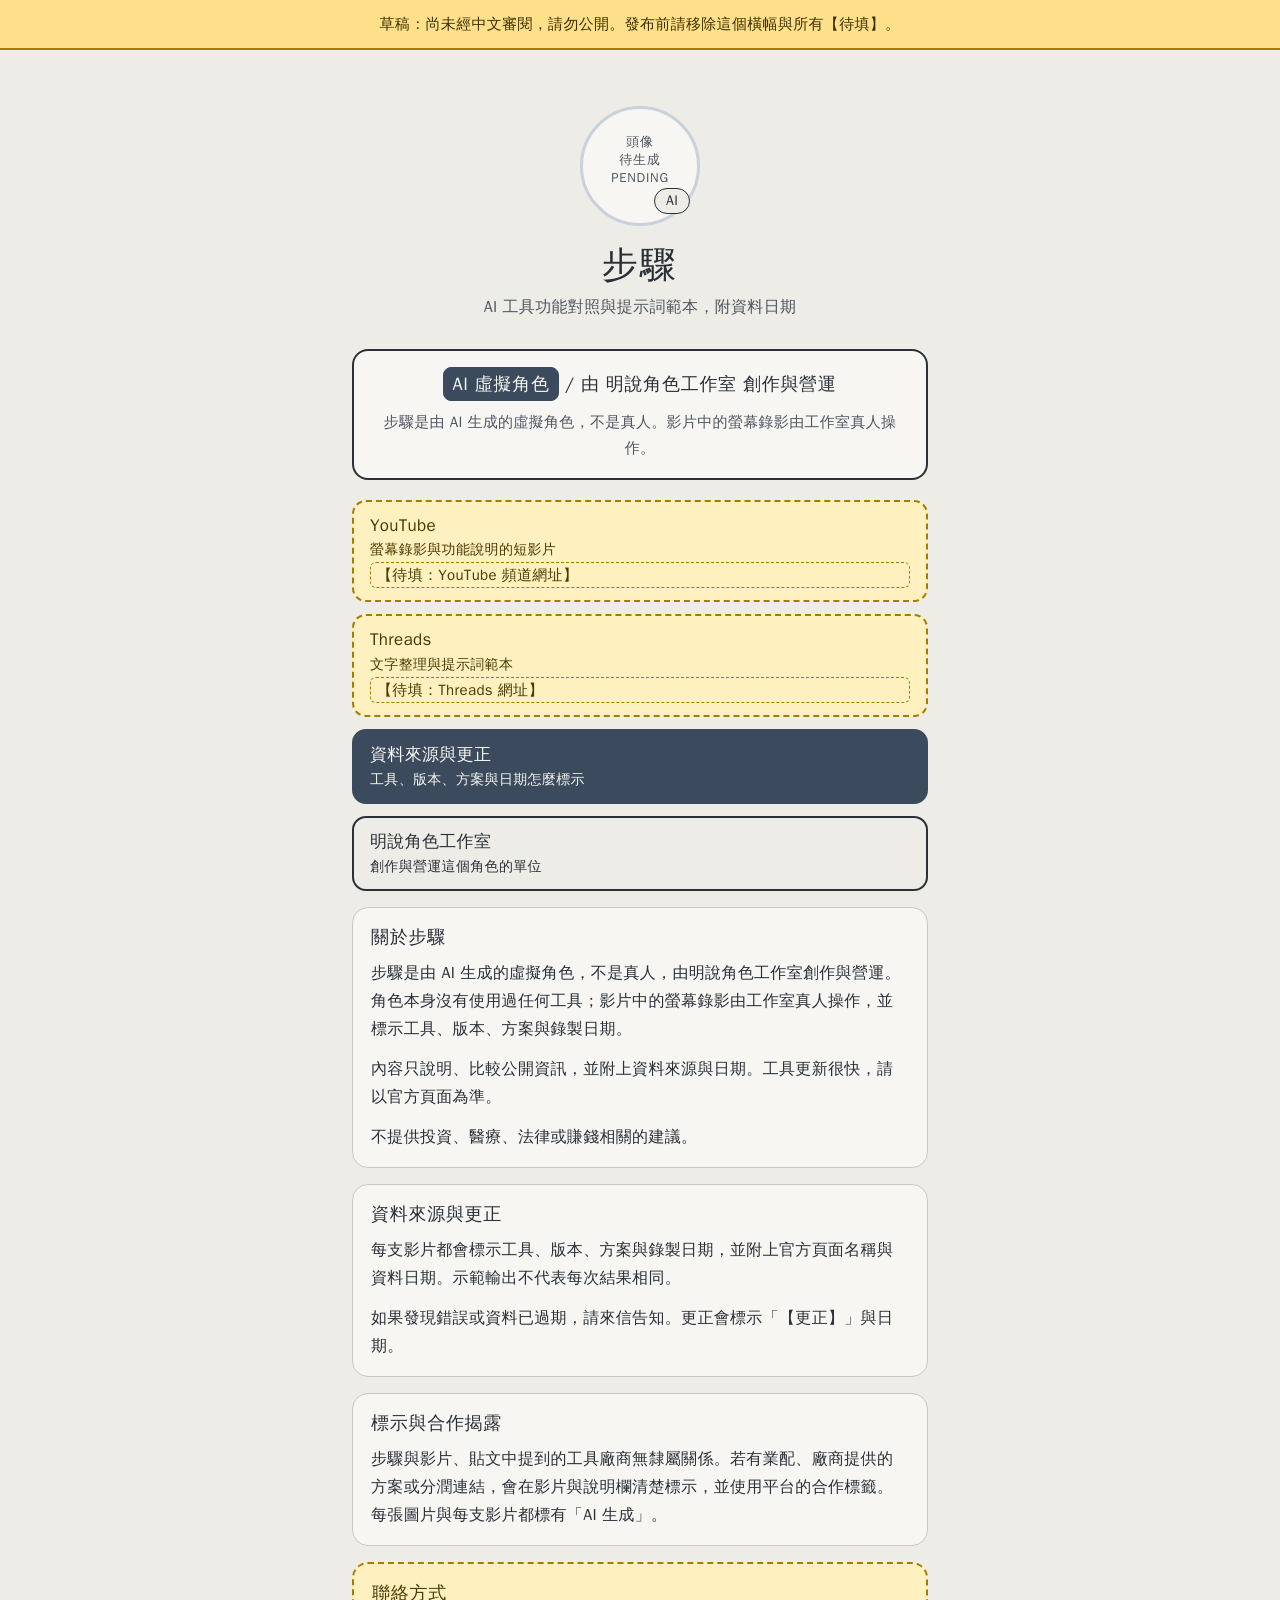
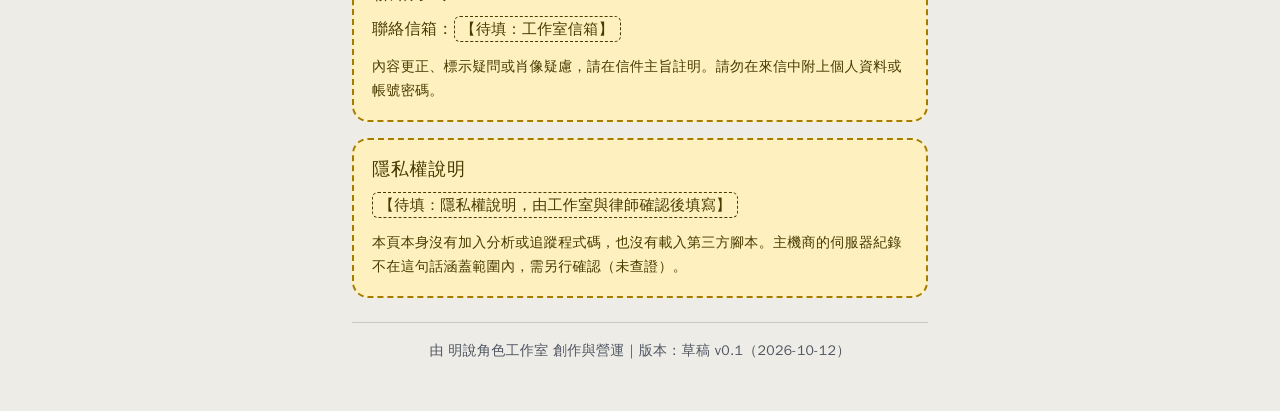
<file: launch/link-pages/buzhou/index.html>
<!doctype html>
<html lang="zh-Hant-TW">
<head>
<meta charset="utf-8">
<meta name="viewport" content="width=device-width, initial-scale=1">
<meta http-equiv="Content-Security-Policy" content="default-src 'none'; img-src 'self' data:; style-src 'self'; base-uri 'none'; form-action 'none'">
<meta name="referrer" content="no-referrer">
<meta name="color-scheme" content="light">
<!-- DRAFT: keep noindex until the page is final. At publication, delete this line only if you want search engines to list the page. -->
<meta name="robots" content="noindex, nofollow">
<meta name="description" content="步驟是由明說角色工作室創作與營運的 AI 虛擬角色，不是真人。AI 工具功能對照與提示詞範本，附資料日期。">
<link rel="icon" href="data:,">
<title>步驟｜AI 虛擬角色｜連結頁（草稿）</title>
<link rel="stylesheet" href="../shared/linkpage.css">
<!--
  buzhou link-in-bio page. DRAFT v0.1 written 2026-10-12 by Claude. Every Chinese string is an AI draft for the wife.
  STATUS: no image exists (avatar PENDING). No handle or URL is chosen. Nothing here has been cleared.
  PLACEHOLDERS: every element with class "todo" is a gap to fill. Run ../check_pages.py to list them.
  DO NOT add analytics, trackers, third-party scripts, fonts or embeds. The CSP line above blocks them on purpose.
  The studio name 明說角色工作室 is PROVISIONAL (not searched at TIPO or 經濟部). If it changes, replace it everywhere.
-->
</head>
<body class="theme-buzhou">

<div class="draft-banner" role="note">
  <strong>草稿：</strong>尚未經中文審閱，請勿公開。發布前請移除這個橫幅與所有【待填】。
</div>

<div class="page">

<header class="hero">
  <!-- AVATAR: PENDING. No image exists. Final form (replace the div below with this):
       <div class="avatar"><img src="avatar.webp" width="240" height="240" alt="AI 生成的虛擬角色步驟，非真人。"></div>
       The "AI" chip must be part of the image file, inside the circular crop (see ../../personas/buzhou.md section 5). -->
  <div class="avatar" role="img" aria-label="頭像尚未產生，待生成">
    <p class="avatar__pending"><span>頭像</span><span>待生成</span><span lang="en">PENDING</span></p>
    <span class="avatar__chip" lang="en" aria-hidden="true">AI</span>
  </div>
  <h1>步驟</h1>
  <p class="tagline">AI 工具功能對照與提示詞範本，附資料日期</p>
</header>

<main>

<section class="disclosure-card" aria-label="揭露">
  <p class="disclosure"><strong>AI 虛擬角色</strong> / <span class="seg">由 <span class="nobr">明說角色工作室</span> 創作與營運</span></p>
  <p>步驟是由 AI 生成的虛擬角色，不是真人。影片中的螢幕錄影由工作室真人操作。</p>
</section>

<section aria-labelledby="links-h">
  <h2 id="links-h" class="visually-hidden">連結</h2>
  <ul class="links">
    <!-- FILLED FORM (use when the account exists):
    <li><a class="link" href="https://www.youtube.com/@HANDLE" rel="noopener noreferrer"><span class="link__label">YouTube</span><span class="link__sub">螢幕錄影與功能說明的短影片</span></a></li>
    -->
    <li class="link link--todo">
      <span class="link__label">YouTube</span>
      <span class="link__sub">螢幕錄影與功能說明的短影片</span>
      <span class="todo">【待填：YouTube 頻道網址】</span>
    </li>
    <!-- FILLED FORM (use when the account exists):
    <li><a class="link" href="https://www.threads.net/@HANDLE" rel="noopener noreferrer"><span class="link__label">Threads</span><span class="link__sub">文字整理與提示詞範本</span></a></li>
    -->
    <li class="link link--todo">
      <span class="link__label">Threads</span>
      <span class="link__sub">文字整理與提示詞範本</span>
      <span class="todo">【待填：Threads 網址】</span>
    </li>
    <li><a class="link" href="#sources"><span class="link__label">資料來源與更正</span><span class="link__sub">工具、版本、方案與日期怎麼標示</span></a></li>
    <!-- DECISION D2 (see ../../README.md): this is the only link from a persona page to the studio page. Delete the li to remove it. -->
    <li><a class="link link--quiet" href="../studio/index.html"><span class="link__label">明說角色工作室</span><span class="link__sub">創作與營運這個角色的單位</span></a></li>
  </ul>
</section>

<section class="card" aria-labelledby="about-h">
  <h2 id="about-h">關於步驟</h2>
  <p>步驟是由 AI 生成的虛擬角色，不是真人，由明說角色工作室創作與營運。角色本身沒有使用過任何工具；影片中的螢幕錄影由工作室真人操作，並標示工具、版本、方案與錄製日期。</p>
  <p>內容只說明、比較公開資訊，並附上資料來源與日期。工具更新很快，請以官方頁面為準。</p>
  <p>不提供投資、醫療、法律或賺錢相關的建議。</p>
</section>

<section class="card" id="sources" aria-labelledby="sources-h">
  <h2 id="sources-h">資料來源與更正</h2>
  <p>每支影片都會標示工具、版本、方案與錄製日期，並附上官方頁面名稱與資料日期。示範輸出不代表每次結果相同。</p>
  <p>如果發現錯誤或資料已過期，請來信告知。更正會標示「【更正】」與日期。</p>
</section>

<section class="card" aria-labelledby="paid-h">
  <h2 id="paid-h">標示與合作揭露</h2>
  <p>步驟與影片、貼文中提到的工具廠商無隸屬關係。若有業配、廠商提供的方案或分潤連結，會在影片與說明欄清楚標示，並使用平台的合作標籤。每張圖片與每支影片都標有「AI 生成」。</p>
  <!-- AFFILIATE TEMPLATE (not rendered; only when a registered affiliate link exists, directly above the link):
       <p>【含分潤連結】透過本頁連結購買或訂閱，工作室可能獲得分潤。</p> -->
</section>

<section class="card card--todo" aria-labelledby="contact-h">
  <h2 id="contact-h">聯絡方式</h2>
  <p>聯絡信箱：<span class="todo">【待填：工作室信箱】</span></p>
  <p class="fine">內容更正、標示疑問或肖像疑慮，請在信件主旨註明。請勿在來信中附上個人資料或帳號密碼。</p>
</section>

<section class="card card--todo" aria-labelledby="privacy-h">
  <h2 id="privacy-h">隱私權說明</h2>
  <p><span class="todo">【待填：隱私權說明，由工作室與律師確認後填寫】</span></p>
  <p class="fine">本頁本身沒有加入分析或追蹤程式碼，也沒有載入第三方腳本。主機商的伺服器紀錄不在這句話涵蓋範圍內，需另行確認（未查證）。</p>
</section>

</main>

<footer>
  <p>由 明說角色工作室 創作與營運｜版本：草稿 v0.1（2026-10-12）</p>
</footer>

</div>
</body>
</html>
</file>
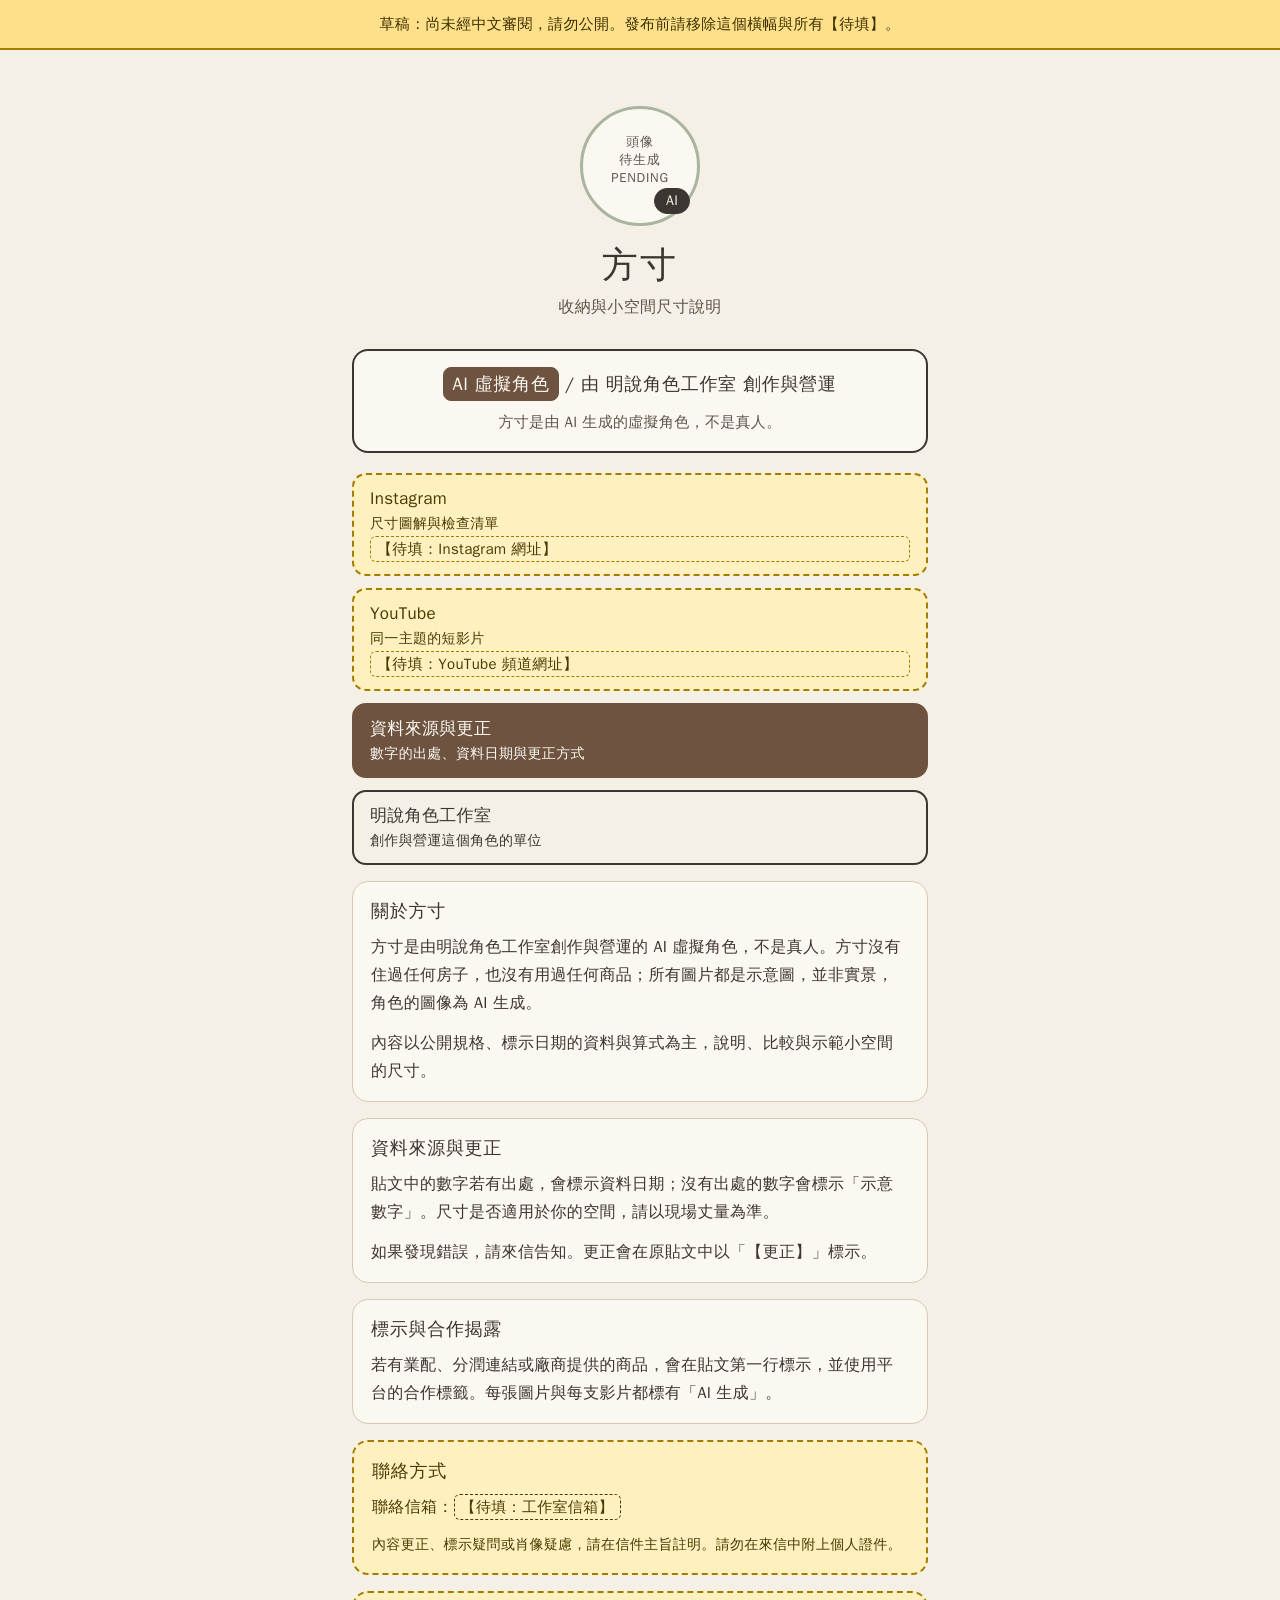
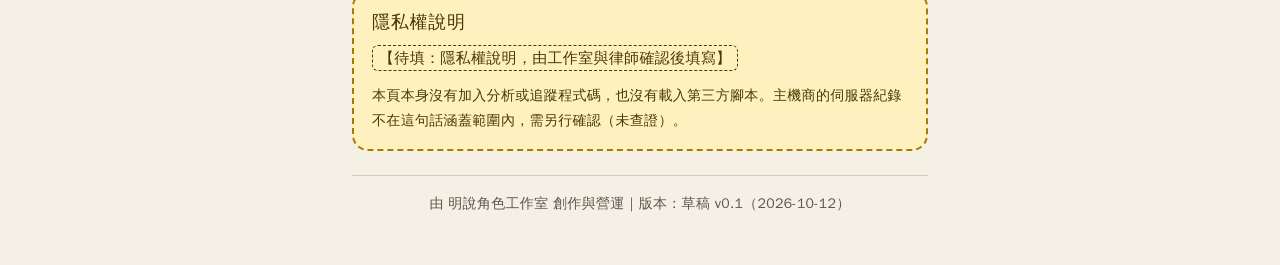
<file: launch/link-pages/fangcun/index.html>
<!doctype html>
<html lang="zh-Hant-TW">
<head>
<meta charset="utf-8">
<meta name="viewport" content="width=device-width, initial-scale=1">
<meta http-equiv="Content-Security-Policy" content="default-src 'none'; img-src 'self' data:; style-src 'self'; base-uri 'none'; form-action 'none'">
<meta name="referrer" content="no-referrer">
<meta name="color-scheme" content="light">
<!-- DRAFT: keep noindex until the page is final. At publication, delete this line only if you want search engines to list the page. -->
<meta name="robots" content="noindex, nofollow">
<meta name="description" content="方寸是由明說角色工作室創作與營運的 AI 虛擬角色，不是真人。整理收納與小空間的尺寸，附資料來源與日期。">
<link rel="icon" href="data:,">
<title>方寸｜AI 虛擬角色｜連結頁（草稿）</title>
<link rel="stylesheet" href="../shared/linkpage.css">
<!--
  方寸 link-in-bio page. DRAFT v0.1 written 2026-10-12 by Claude. Every Chinese string is an AI draft for the wife.
  STATUS: no image exists (avatar PENDING). No handle or URL is chosen. Nothing here has been cleared.
  PLACEHOLDERS: every element with class "todo" is a gap to fill. Run ../check_pages.py to list them.
  DO NOT add analytics, trackers, third-party scripts, fonts or embeds. The CSP line above blocks them on purpose.
  The studio name 明說角色工作室 is PROVISIONAL (not searched at TIPO or 經濟部). If it changes, replace it everywhere.
-->
</head>
<body class="theme-fangcun">

<div class="draft-banner" role="note">
  <strong>草稿：</strong>尚未經中文審閱，請勿公開。發布前請移除這個橫幅與所有【待填】。
</div>

<div class="page">

<header class="hero">
  <!-- AVATAR: PENDING. No image exists. Final form (replace the div below with this):
       <div class="avatar"><img src="avatar.webp" width="240" height="240" alt="AI 生成的虛擬角色方寸，示意圖，非真人。"></div>
       The "AI" chip must be part of the image file, inside the circular crop (see ../../personas/fangcun.md section 5). -->
  <div class="avatar" role="img" aria-label="頭像尚未產生，待生成">
    <p class="avatar__pending"><span>頭像</span><span>待生成</span><span lang="en">PENDING</span></p>
    <span class="avatar__chip" lang="en" aria-hidden="true">AI</span>
  </div>
  <h1>方寸</h1>
  <p class="tagline">收納與小空間尺寸說明</p>
</header>

<main>

<section class="disclosure-card" aria-label="揭露">
  <p class="disclosure"><strong>AI 虛擬角色</strong> / <span class="seg">由 <span class="nobr">明說角色工作室</span> 創作與營運</span></p>
  <p>方寸是由 AI 生成的虛擬角色，不是真人。</p>
</section>

<section aria-labelledby="links-h">
  <h2 id="links-h" class="visually-hidden">連結</h2>
  <ul class="links">
    <!-- FILLED FORM (use when the handle exists):
    <li><a class="link" href="https://www.instagram.com/HANDLE/" rel="noopener noreferrer"><span class="link__label">Instagram</span><span class="link__sub">尺寸圖解與檢查清單</span></a></li>
    -->
    <li class="link link--todo">
      <span class="link__label">Instagram</span>
      <span class="link__sub">尺寸圖解與檢查清單</span>
      <span class="todo">【待填：Instagram 網址】</span>
    </li>
    <!-- FILLED FORM:
    <li><a class="link" href="https://www.youtube.com/@HANDLE" rel="noopener noreferrer"><span class="link__label">YouTube</span><span class="link__sub">同一主題的短影片</span></a></li>
    -->
    <li class="link link--todo">
      <span class="link__label">YouTube</span>
      <span class="link__sub">同一主題的短影片</span>
      <span class="todo">【待填：YouTube 頻道網址】</span>
    </li>
    <li><a class="link" href="#sources"><span class="link__label">資料來源與更正</span><span class="link__sub">數字的出處、資料日期與更正方式</span></a></li>
    <!-- DECISION D2 (see ../../README.md): this is the only link from a persona page to the studio page. Delete the li to remove it. -->
    <li><a class="link link--quiet" href="../studio/index.html"><span class="link__label">明說角色工作室</span><span class="link__sub">創作與營運這個角色的單位</span></a></li>
  </ul>
</section>

<section class="card" aria-labelledby="about-h">
  <h2 id="about-h">關於方寸</h2>
  <p>方寸是由明說角色工作室創作與營運的 AI 虛擬角色，不是真人。方寸沒有住過任何房子，也沒有用過任何商品；所有圖片都是示意圖，並非實景，角色的圖像為 AI 生成。</p>
  <p>內容以公開規格、標示日期的資料與算式為主，說明、比較與示範小空間的尺寸。</p>
  <!-- Changed from personas/fangcun/bible.md 8.1: "所有房間圖都是 AI 生成的示意圖" became "所有圖片都是示意圖，並非實景，角色的圖像為 AI 生成",
       because under the photoreal addendum the room diagrams are human-built and only the character image is AI-generated. Wife to rule. -->
</section>

<section class="card" id="sources" aria-labelledby="sources-h">
  <h2 id="sources-h">資料來源與更正</h2>
  <p>貼文中的數字若有出處，會標示資料日期；沒有出處的數字會標示「示意數字」。尺寸是否適用於你的空間，請以現場丈量為準。</p>
  <p>如果發現錯誤，請來信告知。更正會在原貼文中以「【更正】」標示。</p>
</section>

<section class="card" aria-labelledby="paid-h">
  <h2 id="paid-h">標示與合作揭露</h2>
  <p>若有業配、分潤連結或廠商提供的商品，會在貼文第一行標示，並使用平台的合作標籤。每張圖片與每支影片都標有「AI 生成」。</p>
  <!-- Do NOT add a sentence such as "currently no sponsors": it goes stale. Add a dated sponsor ledger link here later if the studio keeps one. -->
  <!-- AFFILIATE TEMPLATE (not rendered; only when a registered affiliate link exists, directly above the link):
       <p>【含分潤連結】透過本頁連結購買，工作室可能獲得分潤。</p> -->
</section>

<section class="card card--todo" aria-labelledby="contact-h">
  <h2 id="contact-h">聯絡方式</h2>
  <p>聯絡信箱：<span class="todo">【待填：工作室信箱】</span></p>
  <p class="fine">內容更正、標示疑問或肖像疑慮，請在信件主旨註明。請勿在來信中附上個人證件。</p>
</section>

<section class="card card--todo" aria-labelledby="privacy-h">
  <h2 id="privacy-h">隱私權說明</h2>
  <p><span class="todo">【待填：隱私權說明，由工作室與律師確認後填寫】</span></p>
  <p class="fine">本頁本身沒有加入分析或追蹤程式碼，也沒有載入第三方腳本。主機商的伺服器紀錄不在這句話涵蓋範圍內，需另行確認（未查證）。</p>
</section>

</main>

<footer>
  <p>由 明說角色工作室 創作與營運｜版本：草稿 v0.1（2026-10-12）</p>
</footer>

</div>
</body>
</html>
</file>
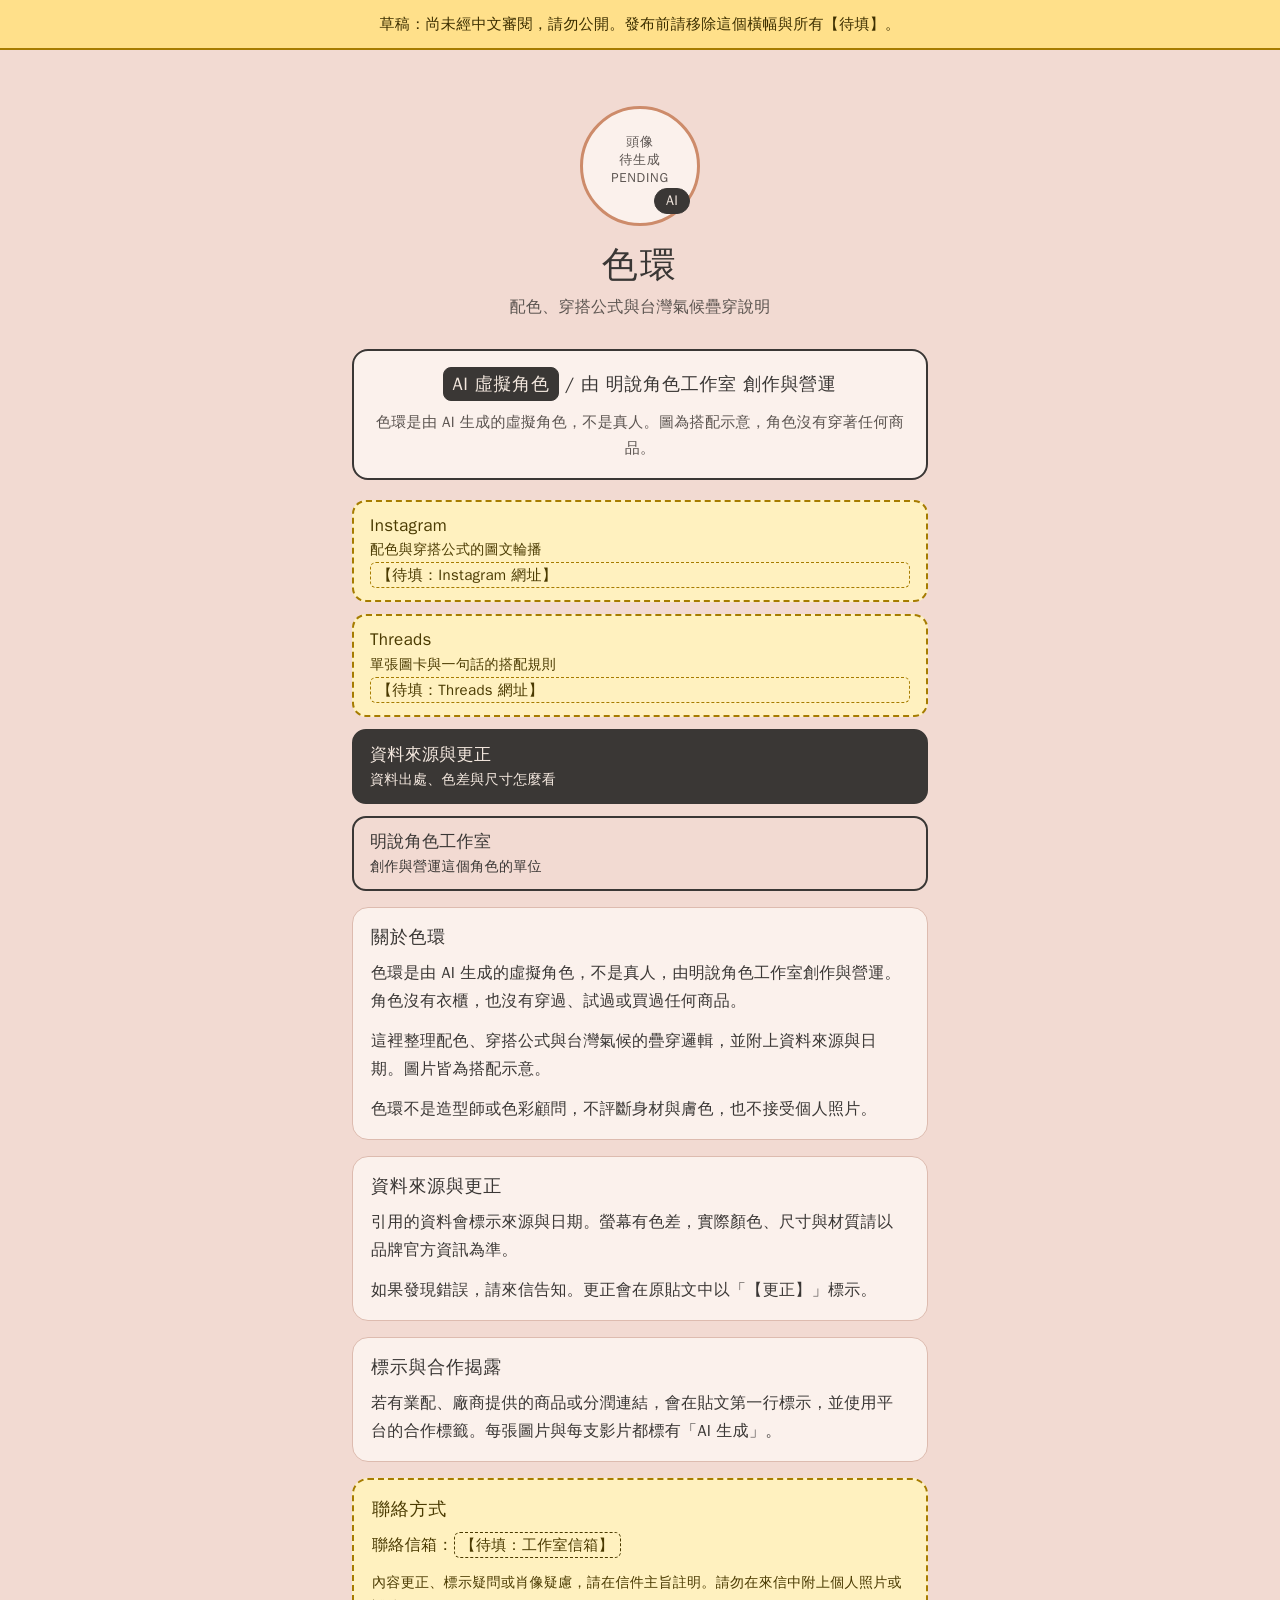
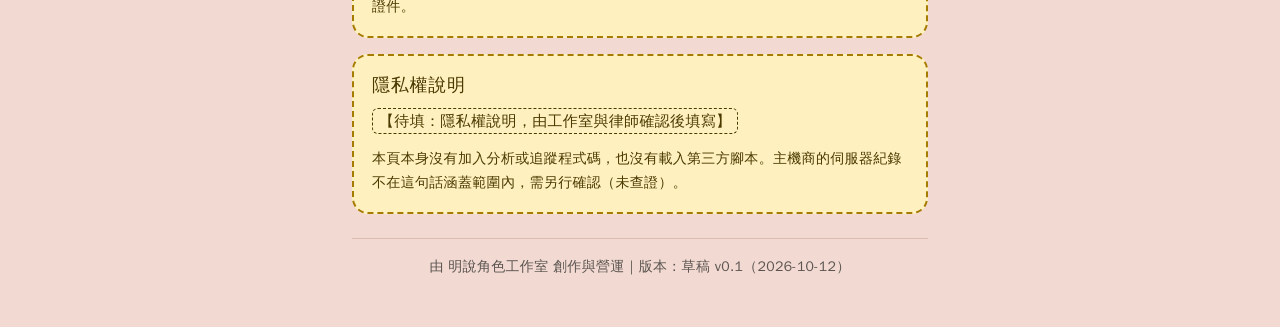
<file: launch/link-pages/sehuan/index.html>
<!doctype html>
<html lang="zh-Hant-TW">
<head>
<meta charset="utf-8">
<meta name="viewport" content="width=device-width, initial-scale=1">
<meta http-equiv="Content-Security-Policy" content="default-src 'none'; img-src 'self' data:; style-src 'self'; base-uri 'none'; form-action 'none'">
<meta name="referrer" content="no-referrer">
<meta name="color-scheme" content="light">
<!-- DRAFT: keep noindex until the page is final. At publication, delete this line only if you want search engines to list the page. -->
<meta name="robots" content="noindex, nofollow">
<meta name="description" content="色環是由明說角色工作室創作與營運的 AI 虛擬角色，不是真人。整理配色、穿搭公式與台灣氣候的疊穿邏輯，附資料來源與日期。">
<link rel="icon" href="data:,">
<title>色環｜AI 虛擬角色｜連結頁（草稿）</title>
<link rel="stylesheet" href="../shared/linkpage.css">
<!--
  sehuan link-in-bio page. DRAFT v0.1 written 2026-10-12 by Claude. Every Chinese string is an AI draft for the wife.
  STATUS: no image exists (avatar PENDING). No handle or URL is chosen. Nothing here has been cleared.
  PLACEHOLDERS: every element with class "todo" is a gap to fill. Run ../check_pages.py to list them.
  DO NOT add analytics, trackers, third-party scripts, fonts or embeds. The CSP line above blocks them on purpose.
  The studio name 明說角色工作室 is PROVISIONAL (not searched at TIPO or 經濟部). If it changes, replace it everywhere.
-->
</head>
<body class="theme-sehuan">

<div class="draft-banner" role="note">
  <strong>草稿：</strong>尚未經中文審閱，請勿公開。發布前請移除這個橫幅與所有【待填】。
</div>

<div class="page">

<header class="hero">
  <!-- AVATAR: PENDING. No image exists. Final form (replace the div below with this):
       <div class="avatar"><img src="avatar.webp" width="240" height="240" alt="AI 生成的虛擬角色色環，非真人。"></div>
       The "AI" chip must be part of the image file, inside the circular crop (see ../../personas/sehuan.md section 5). -->
  <div class="avatar" role="img" aria-label="頭像尚未產生，待生成">
    <p class="avatar__pending"><span>頭像</span><span>待生成</span><span lang="en">PENDING</span></p>
    <span class="avatar__chip" lang="en" aria-hidden="true">AI</span>
  </div>
  <h1>色環</h1>
  <p class="tagline">配色、穿搭公式與台灣氣候疊穿說明</p>
</header>

<main>

<section class="disclosure-card" aria-label="揭露">
  <p class="disclosure"><strong>AI 虛擬角色</strong> / <span class="seg">由 <span class="nobr">明說角色工作室</span> 創作與營運</span></p>
  <p>色環是由 AI 生成的虛擬角色，不是真人。圖為搭配示意，角色沒有穿著任何商品。</p>
</section>

<section aria-labelledby="links-h">
  <h2 id="links-h" class="visually-hidden">連結</h2>
  <ul class="links">
    <!-- FILLED FORM (use when the account exists):
    <li><a class="link" href="https://www.instagram.com/HANDLE/" rel="noopener noreferrer"><span class="link__label">Instagram</span><span class="link__sub">配色與穿搭公式的圖文輪播</span></a></li>
    -->
    <li class="link link--todo">
      <span class="link__label">Instagram</span>
      <span class="link__sub">配色與穿搭公式的圖文輪播</span>
      <span class="todo">【待填：Instagram 網址】</span>
    </li>
    <!-- FILLED FORM (use when the account exists):
    <li><a class="link" href="https://www.threads.net/@HANDLE" rel="noopener noreferrer"><span class="link__label">Threads</span><span class="link__sub">單張圖卡與一句話的搭配規則</span></a></li>
    -->
    <li class="link link--todo">
      <span class="link__label">Threads</span>
      <span class="link__sub">單張圖卡與一句話的搭配規則</span>
      <span class="todo">【待填：Threads 網址】</span>
    </li>
    <li><a class="link" href="#sources"><span class="link__label">資料來源與更正</span><span class="link__sub">資料出處、色差與尺寸怎麼看</span></a></li>
    <!-- DECISION D2 (see ../../README.md): this is the only link from a persona page to the studio page. Delete the li to remove it. -->
    <li><a class="link link--quiet" href="../studio/index.html"><span class="link__label">明說角色工作室</span><span class="link__sub">創作與營運這個角色的單位</span></a></li>
  </ul>
</section>

<section class="card" aria-labelledby="about-h">
  <h2 id="about-h">關於色環</h2>
  <p>色環是由 AI 生成的虛擬角色，不是真人，由明說角色工作室創作與營運。角色沒有衣櫃，也沒有穿過、試過或買過任何商品。</p>
  <p>這裡整理配色、穿搭公式與台灣氣候的疊穿邏輯，並附上資料來源與日期。圖片皆為搭配示意。</p>
  <p>色環不是造型師或色彩顧問，不評斷身材與膚色，也不接受個人照片。</p>
</section>

<section class="card" id="sources" aria-labelledby="sources-h">
  <h2 id="sources-h">資料來源與更正</h2>
  <p>引用的資料會標示來源與日期。螢幕有色差，實際顏色、尺寸與材質請以品牌官方資訊為準。</p>
  <p>如果發現錯誤，請來信告知。更正會在原貼文中以「【更正】」標示。</p>
</section>

<section class="card" aria-labelledby="paid-h">
  <h2 id="paid-h">標示與合作揭露</h2>
  <p>若有業配、廠商提供的商品或分潤連結，會在貼文第一行標示，並使用平台的合作標籤。每張圖片與每支影片都標有「AI 生成」。</p>
  <!-- AFFILIATE TEMPLATE (not rendered; only when a registered affiliate link exists, directly above the link):
       <p>【含分潤連結】透過本頁連結購買，工作室可能獲得分潤。</p> -->
</section>

<section class="card card--todo" aria-labelledby="contact-h">
  <h2 id="contact-h">聯絡方式</h2>
  <p>聯絡信箱：<span class="todo">【待填：工作室信箱】</span></p>
  <p class="fine">內容更正、標示疑問或肖像疑慮，請在信件主旨註明。請勿在來信中附上個人照片或證件。</p>
</section>

<section class="card card--todo" aria-labelledby="privacy-h">
  <h2 id="privacy-h">隱私權說明</h2>
  <p><span class="todo">【待填：隱私權說明，由工作室與律師確認後填寫】</span></p>
  <p class="fine">本頁本身沒有加入分析或追蹤程式碼，也沒有載入第三方腳本。主機商的伺服器紀錄不在這句話涵蓋範圍內，需另行確認（未查證）。</p>
</section>

</main>

<footer>
  <p>由 明說角色工作室 創作與營運｜版本：草稿 v0.1（2026-10-12）</p>
</footer>

</div>
</body>
</html>
</file>
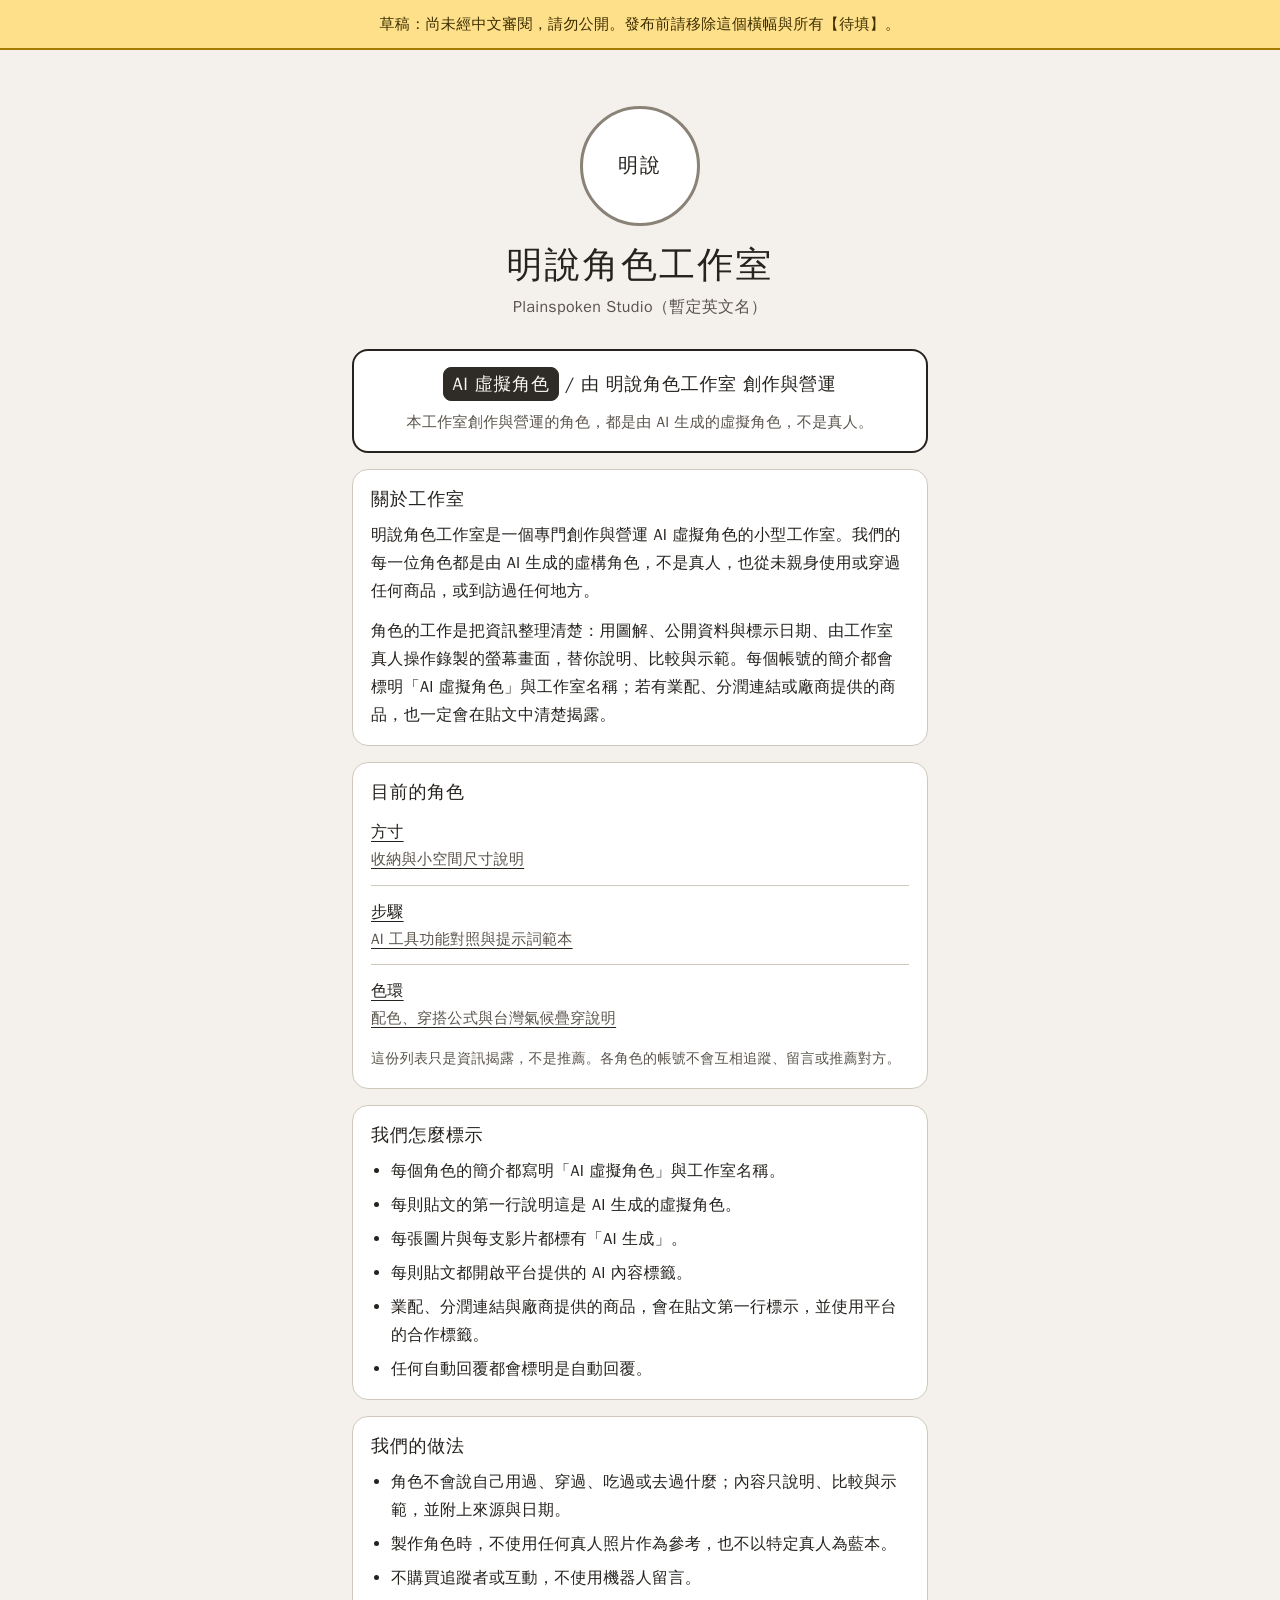
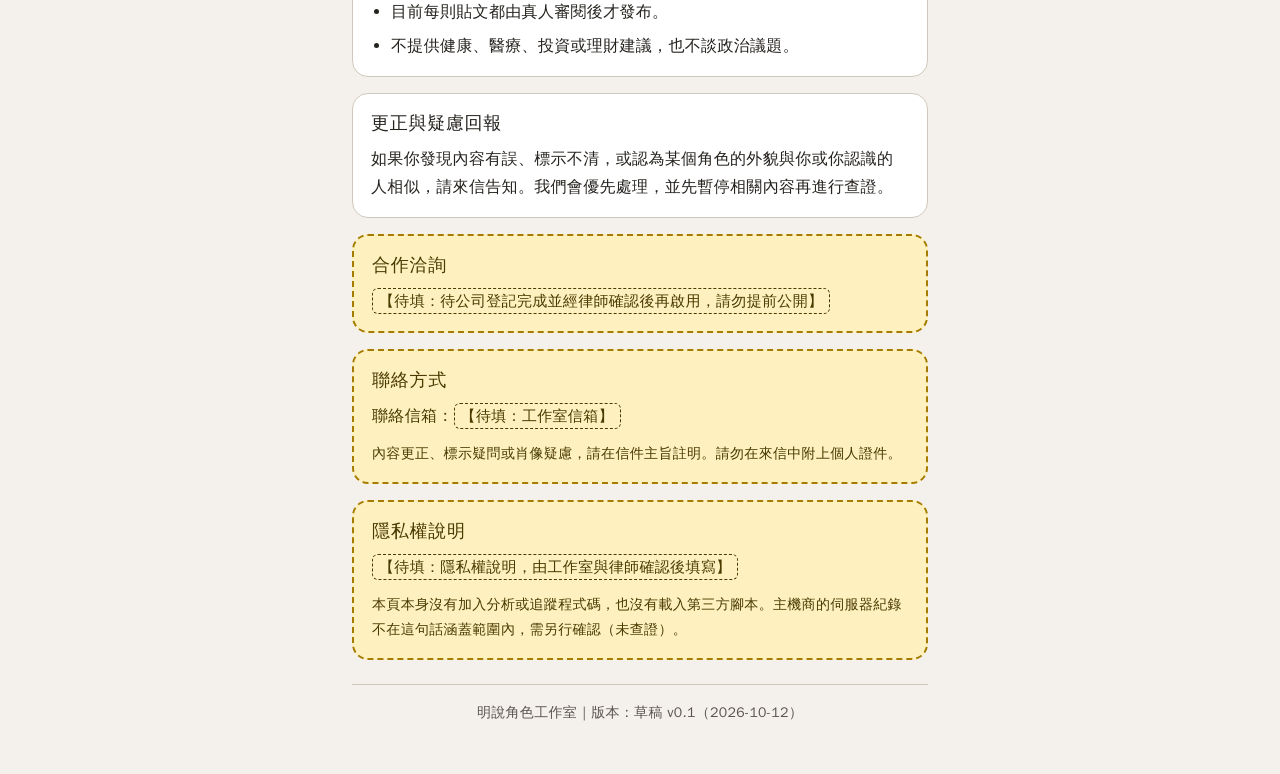
<file: launch/link-pages/studio/index.html>
<!doctype html>
<html lang="zh-Hant-TW">
<head>
<meta charset="utf-8">
<meta name="viewport" content="width=device-width, initial-scale=1">
<meta http-equiv="Content-Security-Policy" content="default-src 'none'; img-src 'self' data:; style-src 'self'; base-uri 'none'; form-action 'none'">
<meta name="referrer" content="no-referrer">
<meta name="color-scheme" content="light">
<!-- DRAFT: keep noindex until the page is final. At publication, delete this line only if you want search engines to list the page. -->
<meta name="robots" content="noindex, nofollow">
<meta name="description" content="明說角色工作室創作與營運 AI 虛擬角色。每個角色都是 AI 生成的虛擬角色，不是真人。">
<link rel="icon" href="data:,">
<title>明說角色工作室｜AI 虛擬角色｜角色列表與揭露說明（草稿）</title>
<link rel="stylesheet" href="../shared/linkpage.css">
<!--
  Studio page. DRAFT v0.1 written 2026-10-12 by Claude. Every Chinese string is an AI draft for the wife.
  This is the ONLY cross-persona surface (DECISIONS.md STOP 2 item 7; strategy/portfolio.md 3.3 item 3): a neutral directory
  with no recommendation language. Characters never follow, tag, quote or recommend each other (Ground rule 8).
  List only characters that are LIVE. Do not list planned or designed-only characters.
  STATUS: the studio name 明說角色工作室 is PROVISIONAL (not searched at TIPO or 經濟部) and the studio is not registered.
  No logo exists; the circle below is a plain text mark. No contact address exists. No B2B services are offered yet.
  PLACEHOLDERS: every element with class "todo" is a gap to fill. Run ../check_pages.py to list them.
  DO NOT add analytics, trackers, third-party scripts, fonts or embeds. The CSP line above blocks them on purpose.
-->
</head>
<body class="theme-studio">

<div class="draft-banner" role="note">
  <strong>草稿：</strong>尚未經中文審閱，請勿公開。發布前請移除這個橫幅與所有【待填】。
</div>

<div class="page">

<header class="hero">
  <div class="wordmark" aria-hidden="true">明說</div>
  <h1>明說角色工作室</h1>
  <p class="tagline"><span lang="en">Plainspoken Studio</span>（暫定英文名）</p>
</header>

<main>

<section class="disclosure-card" aria-label="揭露">
  <p class="disclosure"><strong>AI 虛擬角色</strong> / <span class="seg">由 <span class="nobr">明說角色工作室</span> 創作與營運</span></p>
  <p>本工作室創作與營運的角色，都是由 AI 生成的虛擬角色，不是真人。</p>
</section>

<section class="card" aria-labelledby="about-h">
  <h2 id="about-h">關於工作室</h2>
  <p>明說角色工作室是一個專門創作與營運 AI 虛擬角色的小型工作室。我們的每一位角色都是由 AI 生成的虛構角色，不是真人，也從未親身使用或穿過任何商品，或到訪過任何地方。</p>
  <p>角色的工作是把資訊整理清楚：用圖解、公開資料與標示日期、由工作室真人操作錄製的螢幕畫面，替你說明、比較與示範。每個帳號的簡介都會標明「AI 虛擬角色」與工作室名稱；若有業配、分潤連結或廠商提供的商品，也一定會在貼文中清楚揭露。</p>
  <!-- Source text: strategy/portfolio.md 1.3 (draft for the wife to rewrite in her own voice). -->
</section>

<section class="card" aria-labelledby="chars-h">
  <h2 id="chars-h">目前的角色</h2>
  <ul class="directory">
    <li><a href="../fangcun/index.html"><span class="directory__name">方寸</span><span class="directory__what">收納與小空間尺寸說明</span></a></li>
    <li><a href="../buzhou/index.html"><span class="directory__name">步驟</span><span class="directory__what">AI 工具功能對照與提示詞範本</span></a></li>
    <li><a href="../sehuan/index.html"><span class="directory__name">色環</span><span class="directory__what">配色、穿搭公式與台灣氣候疊穿說明</span></a></li>
  </ul>
  <p class="fine">這份列表只是資訊揭露，不是推薦。各角色的帳號不會互相追蹤、留言或推薦對方。</p>
  <!-- Directory rule: neutral wording only, no ranking, no praise, no "also follow". Add a character only when its account is live. -->
</section>

<section class="card" aria-labelledby="label-h">
  <h2 id="label-h">我們怎麼標示</h2>
  <ul class="plain">
    <li>每個角色的簡介都寫明「AI 虛擬角色」與工作室名稱。</li>
    <li>每則貼文的第一行說明這是 AI 生成的虛擬角色。</li>
    <li>每張圖片與每支影片都標有「AI 生成」。</li>
    <li>每則貼文都開啟平台提供的 AI 內容標籤。</li>
    <li>業配、分潤連結與廠商提供的商品，會在貼文第一行標示，並使用平台的合作標籤。</li>
    <li>任何自動回覆都會標明是自動回覆。</li>
  </ul>
</section>

<section class="card" aria-labelledby="practice-h">
  <h2 id="practice-h">我們的做法</h2>
  <ul class="plain">
    <li>角色不會說自己用過、穿過、吃過或去過什麼；內容只說明、比較與示範，並附上來源與日期。</li>
    <li>製作角色時，不使用任何真人照片作為參考，也不以特定真人為藍本。</li>
    <li>不購買追蹤者或互動，不使用機器人留言。</li>
    <li>目前每則貼文都由真人審閱後才發布。</li>
    <li>不提供健康、醫療、投資或理財建議，也不談政治議題。</li>
  </ul>
  <!-- "目前每則貼文都由真人審閱後才發布" is time-sensitive: update it if the studio ever relaxes per-post approval (user decision after day 30). -->
</section>

<section class="card" aria-labelledby="fix-h">
  <h2 id="fix-h">更正與疑慮回報</h2>
  <p>如果你發現內容有誤、標示不清，或認為某個角色的外貌與你或你認識的人相似，請來信告知。我們會優先處理，並先暫停相關內容再進行查證。</p>
  <!-- The internal rule is to take the content down within 24 hours (portfolio.md 6.2). The number is left out of the public text on purpose until the lawyer has answered (HUMAN_TODO 37). -->
</section>

<section class="card card--todo" aria-labelledby="biz-h">
  <h2 id="biz-h">合作洽詢</h2>
  <p><span class="todo">【待填：待公司登記完成並經律師確認後再啟用，請勿提前公開】</span></p>
</section>

<section class="card card--todo" aria-labelledby="contact-h">
  <h2 id="contact-h">聯絡方式</h2>
  <p>聯絡信箱：<span class="todo">【待填：工作室信箱】</span></p>
  <p class="fine">內容更正、標示疑問或肖像疑慮，請在信件主旨註明。請勿在來信中附上個人證件。</p>
</section>

<section class="card card--todo" aria-labelledby="privacy-h">
  <h2 id="privacy-h">隱私權說明</h2>
  <p><span class="todo">【待填：隱私權說明，由工作室與律師確認後填寫】</span></p>
  <p class="fine">本頁本身沒有加入分析或追蹤程式碼，也沒有載入第三方腳本。主機商的伺服器紀錄不在這句話涵蓋範圍內，需另行確認（未查證）。</p>
</section>

</main>

<footer>
  <p>明說角色工作室｜版本：草稿 v0.1（2026-10-12）</p>
</footer>

</div>
</body>
</html>
</file>
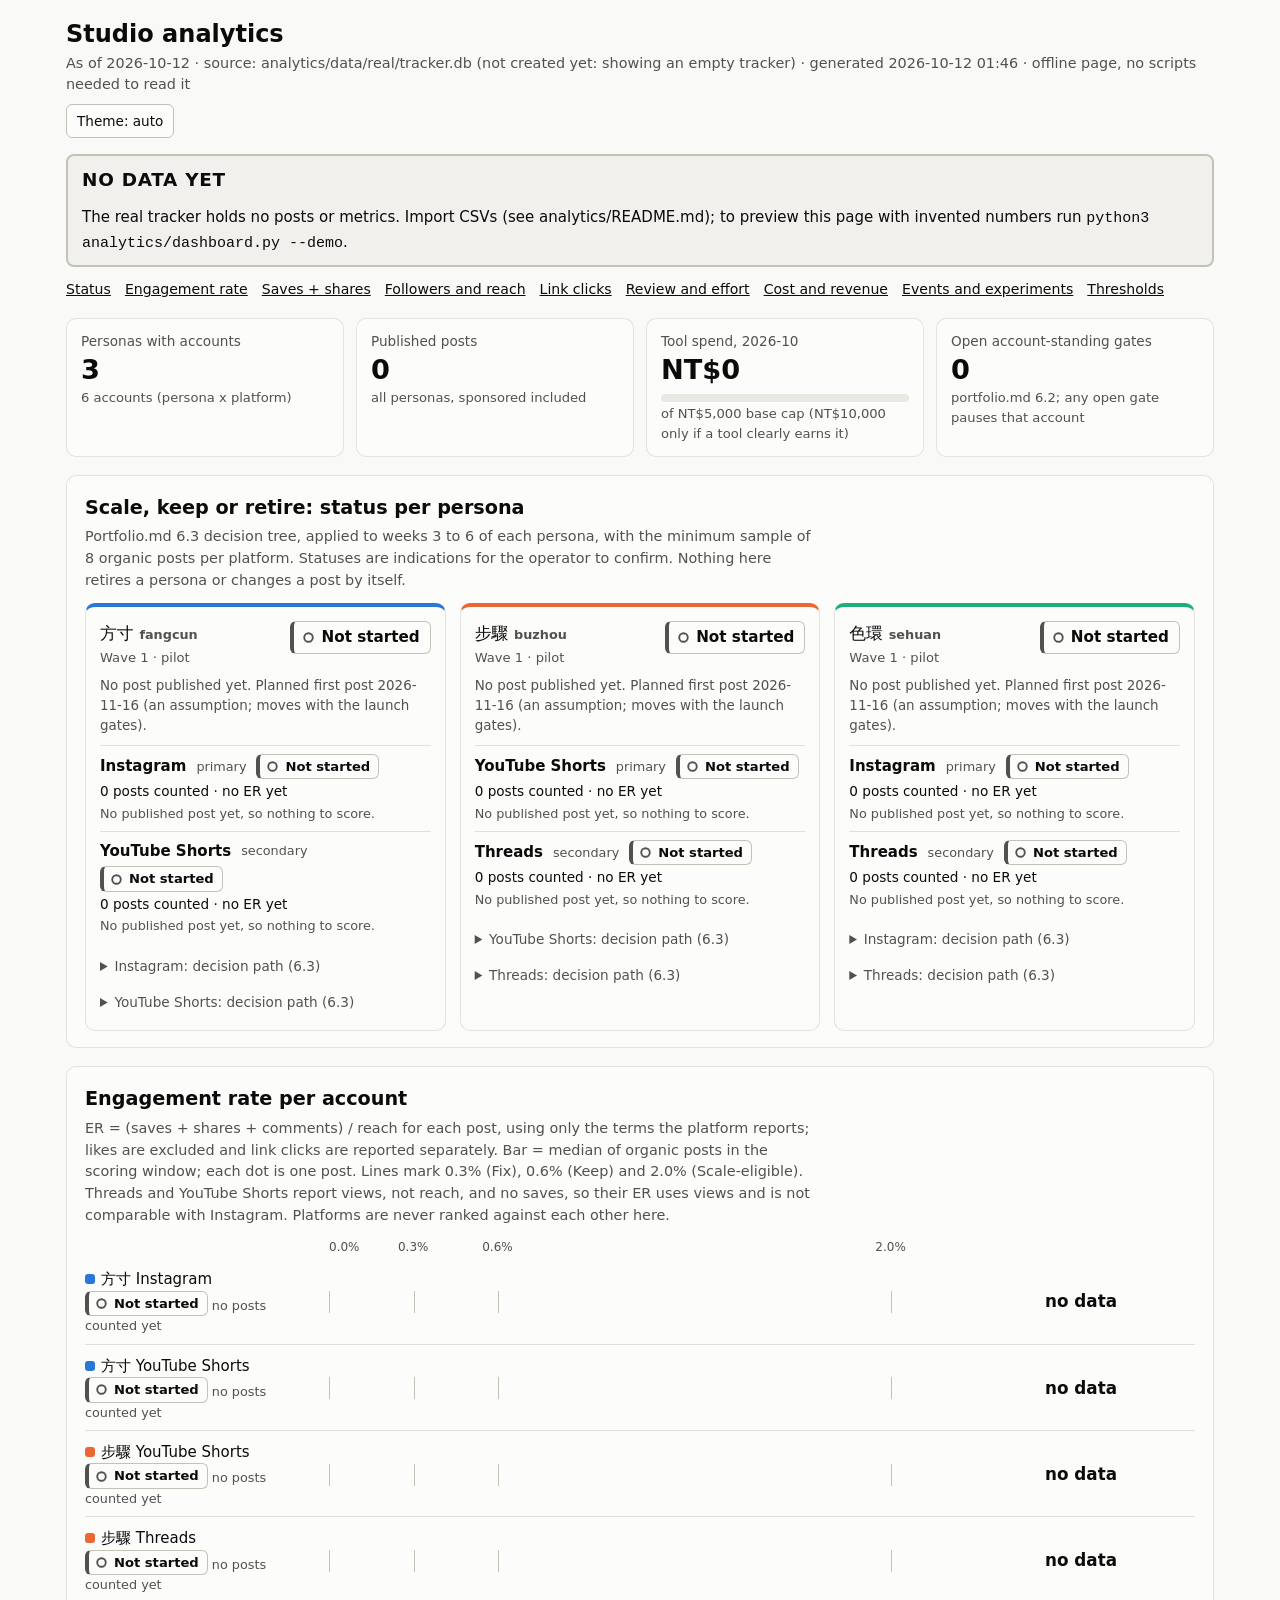
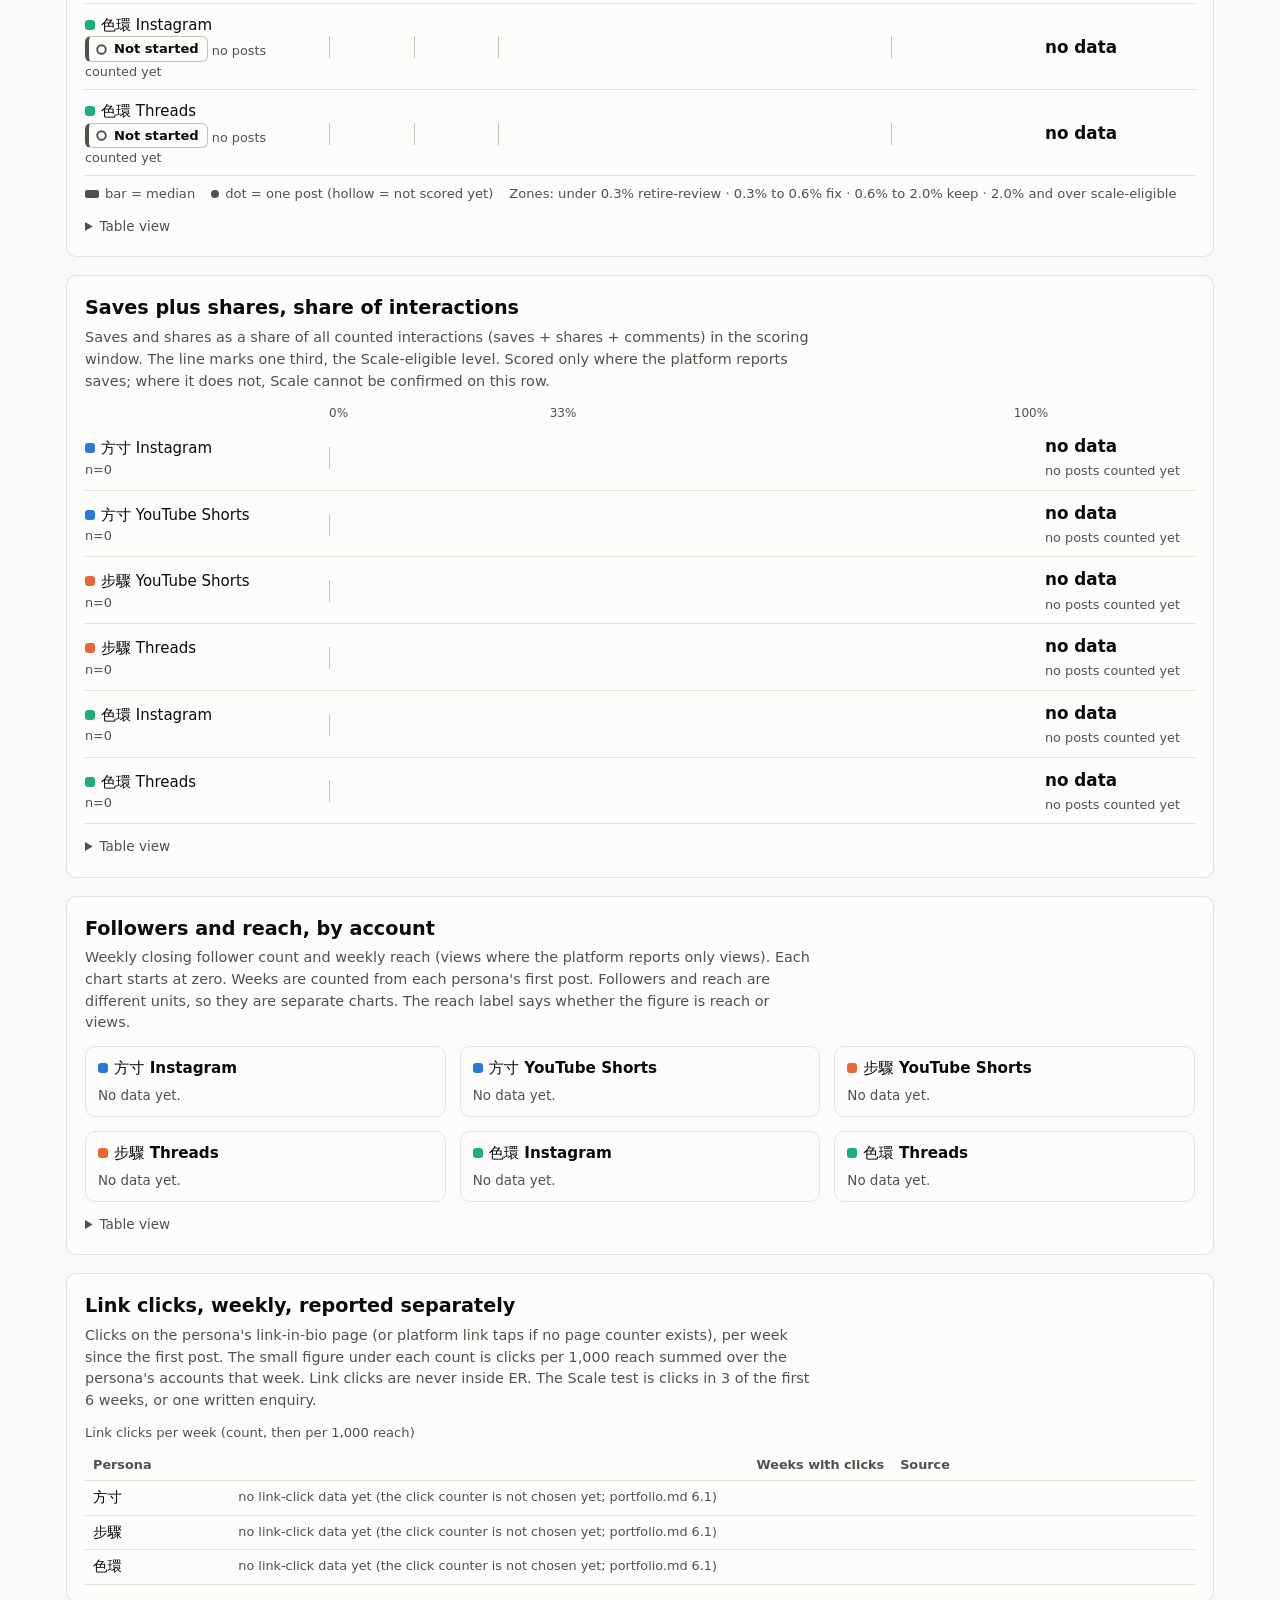
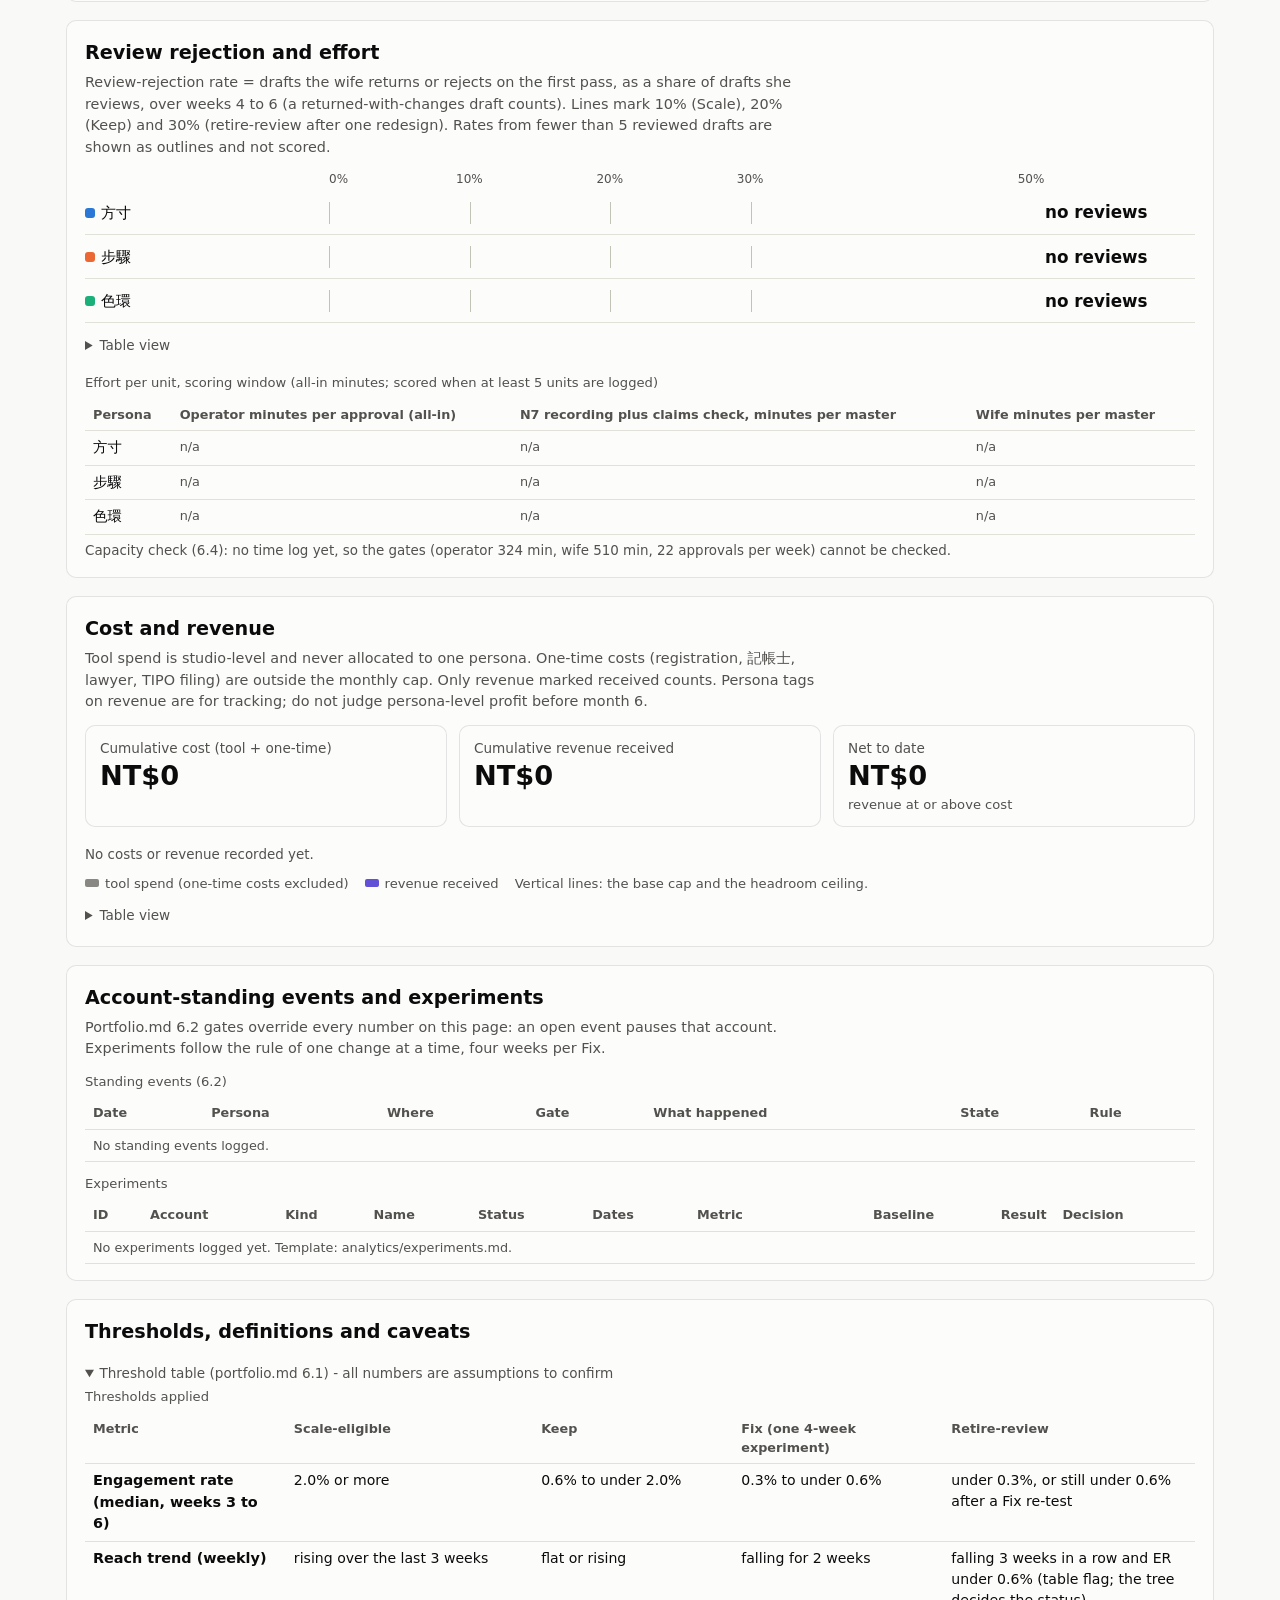
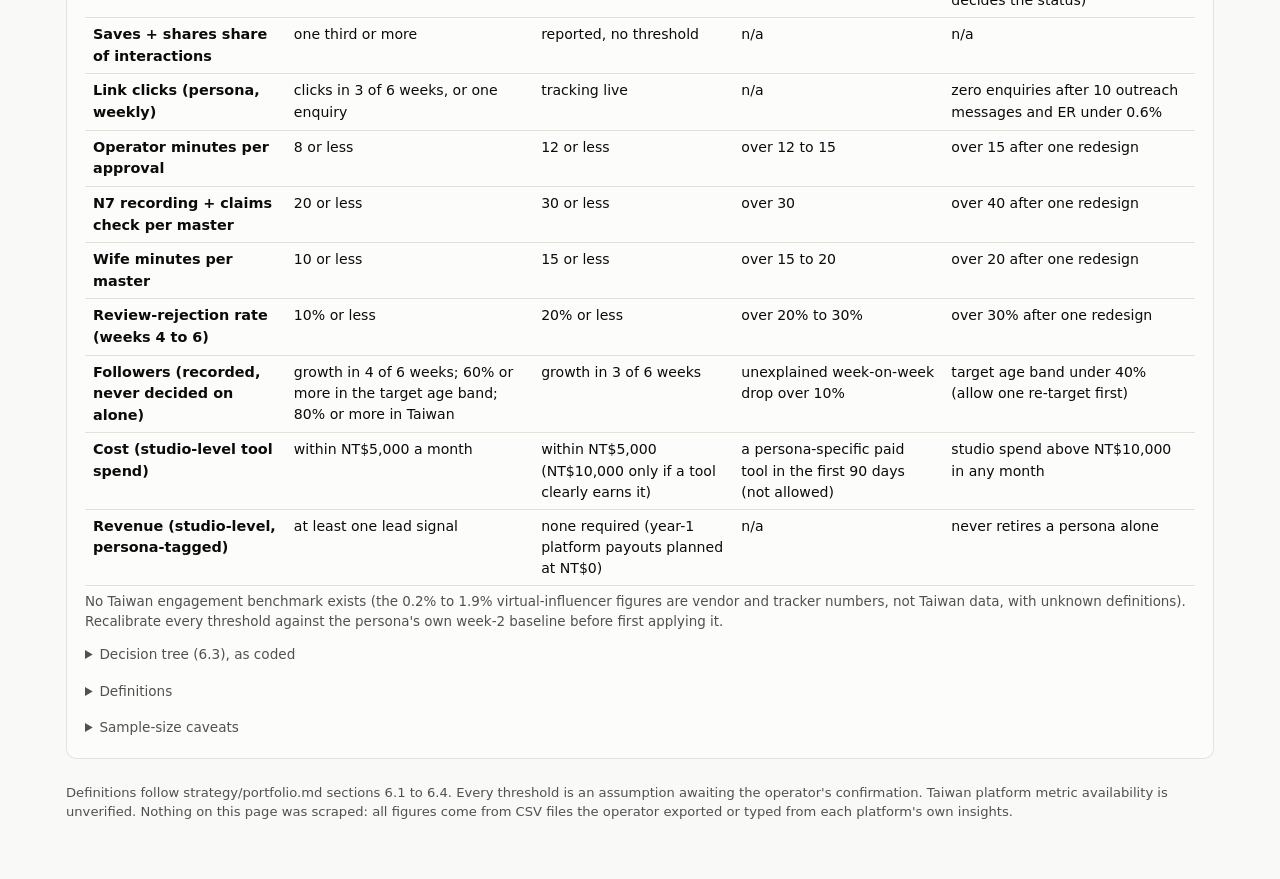
<file: analytics/dashboard.html>
<!doctype html>
<html lang="en">
<head>
<meta charset="utf-8">
<meta name="viewport" content="width=device-width, initial-scale=1">
<meta name="color-scheme" content="light dark">
<title>Analytics dashboard</title>
<style>
:root{color-scheme:light;
 --page:#f9f9f7;--surface:#fcfcfb;--ink:#0b0b0b;--ink2:#52514e;--muted:#898781;--grid:#e1e0d9;--axis:#c3c2b7;--ring:rgba(11,11,11,.10);
 --s1:#2a78d6;--s2:#eb6834;--s3:#1baf7a;--s4:#eda100;--s5:#e87ba4;--s6:#008300;--s7:#6250d6;--s8:#e34948;--sx:#898781;
 --good:#0ca30c;--warning:#fab219;--serious:#ec835a;--critical:#d03b3b;
 --bannerbg:#fff1c2;--bannerbd:#a06b00;--soft:#f1f0ec;--track:#e9e8e2}
@media (prefers-color-scheme:dark){:root:not([data-theme="light"]){color-scheme:dark;
 --page:#0d0d0d;--surface:#1a1a19;--ink:#f0efec;--ink2:#c3c2b7;--grid:#2c2c2a;--axis:#383835;--ring:rgba(255,255,255,.10);
 --s1:#3987e5;--s2:#d95926;--s3:#199e70;--s4:#c98500;--s5:#d55181;--s6:#008300;--s7:#9085e9;--s8:#e66767;
 --bannerbg:#3b2f05;--bannerbd:#e0a52a;--soft:#232321;--track:#2c2c2a}}
:root[data-theme="dark"]{color-scheme:dark;
 --page:#0d0d0d;--surface:#1a1a19;--ink:#f0efec;--ink2:#c3c2b7;--grid:#2c2c2a;--axis:#383835;--ring:rgba(255,255,255,.10);
 --s1:#3987e5;--s2:#d95926;--s3:#199e70;--s4:#c98500;--s5:#d55181;--s6:#008300;--s7:#9085e9;--s8:#e66767;
 --bannerbg:#3b2f05;--bannerbd:#e0a52a;--soft:#232321;--track:#2c2c2a}
*{box-sizing:border-box}
html{background:var(--page)}
body{margin:0;background:var(--page);color:var(--ink);font:15px/1.5 system-ui,-apple-system,"Segoe UI","Noto Sans TC","PingFang TC","Microsoft JhengHei","WenQuanYi Zen Hei",sans-serif}
.wrap{max-width:1180px;margin:0 auto;padding:0 16px 48px}
a{color:var(--ink)}
.skip{position:absolute;left:-999px;top:8px;background:var(--surface);color:var(--ink);padding:8px 12px;border:2px solid var(--ink);z-index:10}
.skip:focus{left:8px}
:focus-visible{outline:2px solid var(--ink);outline-offset:2px}
header.top{padding:20px 0 8px;display:flex;flex-wrap:wrap;gap:8px 24px;align-items:flex-end;justify-content:space-between}
h1{font-size:1.5rem;line-height:1.2;margin:0 0 4px;font-weight:650}
h2{font-size:1.2rem;margin:0 0 4px;font-weight:650}
h3{font-size:1.05rem;margin:0;font-weight:650}
.sub{color:var(--ink2);margin:0;font-size:.9rem}
button.theme{font:inherit;font-size:.85rem;color:var(--ink);background:var(--surface);border:1px solid var(--axis);border-radius:6px;padding:6px 10px;cursor:pointer;min-height:32px}
.banner{position:sticky;top:0;z-index:5;background:var(--bannerbg);color:var(--ink);border:2px solid var(--bannerbd);border-radius:8px;padding:10px 14px;margin:8px 0 12px;display:flex;gap:12px;align-items:baseline;flex-wrap:wrap}
.banner strong{font-size:1.15rem;letter-spacing:.04em}
.banner.empty{position:static;background:var(--soft);border-color:var(--axis)}
nav.sections{display:flex;flex-wrap:wrap;gap:4px 14px;margin:6px 0 18px;font-size:.88rem}
section.block{background:var(--surface);border:1px solid var(--ring);border-radius:10px;padding:18px 18px 16px;margin:0 0 18px}
section.block>header{margin-bottom:12px}
section.block>header p{margin:2px 0 0;color:var(--ink2);font-size:.9rem;max-width:80ch}
.kpis{display:grid;grid-template-columns:repeat(auto-fit,minmax(210px,1fr));gap:12px;margin:0 0 18px}
.tile{background:var(--surface);border:1px solid var(--ring);border-radius:10px;padding:12px 14px}
.tile .l{color:var(--ink2);font-size:.85rem}
.tile .v{font-size:1.7rem;font-weight:650;line-height:1.2;margin-top:2px}
.tile .d{color:var(--ink2);font-size:.82rem;margin-top:2px}
.meter{height:8px;border-radius:4px;background:var(--track);margin:8px 0 2px;position:relative;overflow:hidden}
.meter>i{display:block;height:100%;background:var(--sx);border-radius:4px 0 0 4px}
.grid3{display:grid;grid-template-columns:repeat(auto-fit,minmax(330px,1fr));gap:14px}
.pcard{border:1px solid var(--ring);border-top:4px solid var(--c,var(--sx));border-radius:10px;padding:14px;background:var(--surface)}
.pcard header{display:flex;flex-wrap:wrap;gap:6px 12px;justify-content:space-between;align-items:flex-start}
.pcard .meta{color:var(--ink2);font-size:.82rem;margin:2px 0 0}
.pcard p.clock{color:var(--ink2);font-size:.84rem;margin:8px 0}
table{border-collapse:collapse;width:100%;font-size:.88rem}
caption{text-align:left;color:var(--ink2);font-size:.82rem;padding:0 0 6px}
th,td{padding:6px 8px;border-bottom:1px solid var(--grid);vertical-align:top;text-align:left}
th{font-weight:600;color:var(--ink2);font-size:.8rem}
tbody th{font-size:.9rem;color:var(--ink);font-weight:600}
.acct{border-top:1px solid var(--grid);padding:8px 0}
.ahead{display:flex;flex-wrap:wrap;gap:4px 10px;align-items:center}
.ameta{font-size:.85rem;margin-top:2px;font-variant-numeric:tabular-nums}
.acct p{margin:2px 0 0}
td.num,th.num{text-align:right;font-variant-numeric:tabular-nums}
.tscroll{overflow-x:auto}
.chip{display:inline-flex;align-items:center;gap:6px;font-size:.82rem;font-weight:600;color:var(--ink);border:1px solid var(--axis);border-left:4px solid var(--st,var(--sx));border-radius:6px;padding:2px 8px 2px 6px;white-space:nowrap;background:var(--surface)}
.chip svg{width:13px;height:13px;fill:var(--st,var(--sx));color:var(--st,var(--sx));flex:none}
.chip.good{--st:var(--good)}.chip.warn{--st:var(--warning)}.chip.serious{--st:var(--serious)}.chip.crit{--st:var(--critical)}.chip.neutral{--st:var(--ink2)}
.chip.big{font-size:.95rem;padding:4px 10px 4px 8px}
.sw{display:inline-block;width:10px;height:10px;border-radius:3px;background:var(--c,var(--sx));margin-right:6px;vertical-align:baseline;flex:none}
small,.small{font-size:.8rem;color:var(--ink2)}
details{margin:8px 0 0}
summary{cursor:pointer;color:var(--ink2);font-size:.85rem;padding:4px 0}
details ol,details ul{margin:6px 0 0;padding-left:20px;font-size:.85rem;color:var(--ink2)}
details li{margin:2px 0}
.note{font-size:.84rem;color:var(--ink2);margin:6px 0 0}
.flag{font-size:.84rem;margin:6px 0 0;padding:6px 10px;border-left:4px solid var(--warning);background:var(--soft);border-radius:0 6px 6px 0}
.flag.crit{border-left-color:var(--critical)}
/* horizontal bar rows */
.rows{display:flex;flex-direction:column;gap:2px}
.row{display:grid;grid-template-columns:minmax(150px,230px) 1fr minmax(110px,150px);gap:4px 14px;align-items:center;padding:8px 0;border-bottom:1px solid var(--grid)}
.row.head{border-bottom:0;padding:0 0 2px}
.row .lab strong{font-weight:600}
.row .lab small{display:block}
.plot{position:relative;min-height:26px;border-left:1px solid var(--axis)}
.plot .ref,.mplot .ref{position:absolute;top:0;bottom:0;width:0;border-left:1px solid var(--axis)}
.plot .bar{position:absolute;left:0;top:2px;height:10px;background:var(--c,var(--sx));border-radius:0 4px 4px 0;min-width:2px}
.plot .bar.out{background:transparent;border:2px solid var(--c,var(--sx));border-left:0;height:10px}
.plot .dots{position:absolute;left:0;right:0;top:18px}
.dot{position:absolute;width:8px;height:8px;margin-left:-4px;border-radius:50%;background:var(--c,var(--sx));box-shadow:0 0 0 2px var(--surface)}
.dot.hollow{background:var(--surface);box-shadow:none;border:2px solid var(--c,var(--sx))}
.dot::after,.bar::after{content:"";position:absolute;inset:-8px}
.axis{position:relative;height:18px;font-size:.75rem;color:var(--ink2)}
.axis span{position:absolute;transform:translateX(-50%);white-space:nowrap}
.axis span:first-child{transform:none}
.val{font-variant-numeric:tabular-nums}
.val strong{font-size:1.05rem}
.legendline{display:flex;flex-wrap:wrap;gap:4px 16px;font-size:.82rem;color:var(--ink2);margin:8px 0 0}
.key{display:inline-flex;align-items:center;gap:6px}
.key i{width:14px;height:8px;border-radius:2px;display:inline-block}
/* mini charts */
.minis{display:grid;grid-template-columns:repeat(auto-fit,minmax(300px,1fr));gap:14px}
.mini{border:1px solid var(--ring);border-radius:10px;padding:10px 12px}
.mini h3{font-size:.95rem}
.mini .pair{display:grid;grid-template-columns:1fr 1fr;gap:12px;margin-top:8px}
.mini figure{margin:0}
.mini figcaption{font-size:.78rem;color:var(--ink2)}
.mini .big{font-size:1.25rem;font-weight:650;line-height:1.2}
.spark{position:relative;height:56px;margin-top:4px;border-bottom:1px solid var(--axis)}
.spark svg{position:absolute;inset:0;width:100%;height:100%;overflow:visible}
.spark .ln{fill:none;stroke:var(--c,var(--sx));stroke-width:2;stroke-linejoin:round;stroke-linecap:round;vector-effect:non-scaling-stroke}
.spark .ar{fill:var(--c,var(--sx));opacity:.10;stroke:none}
.spark .end{position:absolute;width:8px;height:8px;margin:-4px 0 0 -4px;border-radius:50%;background:var(--c,var(--sx));box-shadow:0 0 0 2px var(--surface)}
.spark .hit{position:absolute;top:0;bottom:0;display:block}
.spark .hit:hover,.spark .hit:focus-visible{background:var(--ring)}
.xl{display:flex;justify-content:space-between;font-size:.72rem;color:var(--ink2)}
/* money */
.cost{background:var(--sx)}.rev{background:var(--s7)}
.mbar{position:absolute;left:0;height:10px;border-radius:0 4px 4px 0;min-width:2px}
.mrow{display:grid;grid-template-columns:78px 1fr;gap:8px 12px;align-items:center;padding:8px 0;border-bottom:1px solid var(--grid)}
.mplot{position:relative;height:34px;border-left:1px solid var(--axis)}
.mplot .l{position:absolute;font-size:.75rem;color:var(--ink2);white-space:nowrap;font-variant-numeric:tabular-nums}
.pre{white-space:pre-wrap}
#tip{position:fixed;z-index:20;pointer-events:none;background:var(--ink);color:var(--surface);font-size:.8rem;line-height:1.35;padding:6px 9px;border-radius:6px;max-width:300px;white-space:pre-line}
footer{color:var(--ink2);font-size:.82rem;margin-top:24px}
@media (max-width:640px){
 .row{grid-template-columns:1fr;gap:2px}
 .row.head{display:none}
 .mini .pair{grid-template-columns:1fr}
 section.block{padding:14px 12px}
 .banner{position:static}
}
@media (forced-colors:active){
 .bar,.dot,.mbar,.meter>i,.sw{forced-color-adjust:none}
 .chip{border:1px solid CanvasText}
}
@media print{.banner{position:static}button.theme,nav.sections,#tip{display:none}section.block{break-inside:avoid}}

.p-fangcun{--c:var(--s1)}
.p-buzhou{--c:var(--s2)}
.p-sehuan{--c:var(--s3)}</style>
</head>
<body>
<a class="skip" href="#main">Skip to content</a>
<div class="wrap">
<header class="top">
 <div><h1>Studio analytics</h1>
 <p class="sub">As of 2026-10-12 · source: analytics/data/real/tracker.db (not created yet: showing an empty tracker) · generated 2026-10-12 01:46 · offline page, no scripts needed to read it</p></div>
 <button class="theme" id="theme" type="button" aria-label="Change colour theme">Theme: auto</button>
</header>
<div class="banner empty" role="status"><strong>NO DATA YET</strong><span>The real tracker holds no posts or metrics. Import CSVs (see analytics/README.md); to preview this page with invented numbers run <code>python3 analytics/dashboard.py --demo</code>.</span></div>
<nav class="sections" aria-label="Sections"><a href="#status">Status</a><a href="#er">Engagement rate</a><a href="#saves">Saves + shares</a><a href="#trends">Followers and reach</a><a href="#links">Link clicks</a><a href="#review">Review and effort</a><a href="#money">Cost and revenue</a><a href="#standing">Events and experiments</a><a href="#rules">Thresholds</a></nav>
<main id="main">
<div class="kpis" role="list">
 <div class="tile" role="listitem"><div class="l">Personas with accounts</div><div class="v">3</div>
  <div class="d">6 accounts (persona x platform)</div></div>
 <div class="tile" role="listitem"><div class="l">Published posts</div><div class="v">0</div>
  <div class="d">all personas, sponsored included</div></div>
 <div class="tile" role="listitem"><div class="l">Tool spend, 2026-10</div><div class="v">NT$0</div>
  <div class="meter" role="img" aria-label="NT$0 of the NT$5,000 base cap"><i style="width:0.0%"></i></div>
  <div class="d">of NT$5,000 base cap (NT$10,000 only if a tool clearly earns it)</div></div>
 <div class="tile" role="listitem"><div class="l">Open account-standing gates</div><div class="v">0</div>
  <div class="d">portfolio.md 6.2; any open gate pauses that account</div></div>
</div>
<section class="block" id="status" aria-labelledby="h-status">
 <header><h2 id="h-status">Scale, keep or retire: status per persona</h2>
 <p>Portfolio.md 6.3 decision tree, applied to weeks 3 to 6 of each persona, with the minimum sample of 8 organic posts per platform.
 Statuses are indications for the operator to confirm. Nothing here retires a persona or changes a post by itself.</p></header>
 <div class="grid3">
<article class="pcard p-fangcun" aria-labelledby="pc-fangcun">
 <header><div><h3 id="pc-fangcun"><span lang="zh-Hant-TW">方寸</span> <small>fangcun</small></h3>
  <p class="meta">Wave 1 · pilot</p></div>
  <div><span class="chip neutral big"><svg viewBox="0 0 14 14" aria-hidden="true" focusable="false"><circle cx="7" cy="7" r="4.6" fill="none" stroke="currentColor" stroke-width="2"/></svg>Not started</span></div></header>
 <p class="clock">No post published yet. Planned first post 2026-11-16 (an assumption; moves with the launch gates). </p>
 <div class="accts" role="group" aria-label="Decision per account (the tree runs once per persona and platform)"><div class="acct"><div class="ahead"><strong>Instagram</strong><small>primary</small><span class="chip neutral"><svg viewBox="0 0 14 14" aria-hidden="true" focusable="false"><circle cx="7" cy="7" r="4.6" fill="none" stroke="currentColor" stroke-width="2"/></svg>Not started</span></div><div class="ameta">0 posts counted · no ER yet</div><p class="small">No published post yet, so nothing to score.</p></div><div class="acct"><div class="ahead"><strong>YouTube Shorts</strong><small>secondary</small><span class="chip neutral"><svg viewBox="0 0 14 14" aria-hidden="true" focusable="false"><circle cx="7" cy="7" r="4.6" fill="none" stroke="currentColor" stroke-width="2"/></svg>Not started</span></div><div class="ameta">0 posts counted · no ER yet</div><p class="small">No published post yet, so nothing to score.</p></div></div>
 <details><summary>Instagram: decision path (6.3)</summary><ol><li><strong>1. Any account-standing gate open (6.2)?</strong> no</li><li><strong>2. Enough data (8 organic posts per platform)?</strong> no. No published organic post yet.</li></ol></details><details><summary>YouTube Shorts: decision path (6.3)</summary><ol><li><strong>1. Any account-standing gate open (6.2)?</strong> no</li><li><strong>2. Enough data (8 organic posts per platform)?</strong> no. No published organic post yet.</li></ol></details>
</article>
<article class="pcard p-buzhou" aria-labelledby="pc-buzhou">
 <header><div><h3 id="pc-buzhou"><span lang="zh-Hant-TW">步驟</span> <small>buzhou</small></h3>
  <p class="meta">Wave 1 · pilot</p></div>
  <div><span class="chip neutral big"><svg viewBox="0 0 14 14" aria-hidden="true" focusable="false"><circle cx="7" cy="7" r="4.6" fill="none" stroke="currentColor" stroke-width="2"/></svg>Not started</span></div></header>
 <p class="clock">No post published yet. Planned first post 2026-11-16 (an assumption; moves with the launch gates). </p>
 <div class="accts" role="group" aria-label="Decision per account (the tree runs once per persona and platform)"><div class="acct"><div class="ahead"><strong>YouTube Shorts</strong><small>primary</small><span class="chip neutral"><svg viewBox="0 0 14 14" aria-hidden="true" focusable="false"><circle cx="7" cy="7" r="4.6" fill="none" stroke="currentColor" stroke-width="2"/></svg>Not started</span></div><div class="ameta">0 posts counted · no ER yet</div><p class="small">No published post yet, so nothing to score.</p></div><div class="acct"><div class="ahead"><strong>Threads</strong><small>secondary</small><span class="chip neutral"><svg viewBox="0 0 14 14" aria-hidden="true" focusable="false"><circle cx="7" cy="7" r="4.6" fill="none" stroke="currentColor" stroke-width="2"/></svg>Not started</span></div><div class="ameta">0 posts counted · no ER yet</div><p class="small">No published post yet, so nothing to score.</p></div></div>
 <details><summary>YouTube Shorts: decision path (6.3)</summary><ol><li><strong>1. Any account-standing gate open (6.2)?</strong> no</li><li><strong>2. Enough data (8 organic posts per platform)?</strong> no. No published organic post yet.</li></ol></details><details><summary>Threads: decision path (6.3)</summary><ol><li><strong>1. Any account-standing gate open (6.2)?</strong> no</li><li><strong>2. Enough data (8 organic posts per platform)?</strong> no. No published organic post yet.</li></ol></details>
</article>
<article class="pcard p-sehuan" aria-labelledby="pc-sehuan">
 <header><div><h3 id="pc-sehuan"><span lang="zh-Hant-TW">色環</span> <small>sehuan</small></h3>
  <p class="meta">Wave 1 · pilot</p></div>
  <div><span class="chip neutral big"><svg viewBox="0 0 14 14" aria-hidden="true" focusable="false"><circle cx="7" cy="7" r="4.6" fill="none" stroke="currentColor" stroke-width="2"/></svg>Not started</span></div></header>
 <p class="clock">No post published yet. Planned first post 2026-11-16 (an assumption; moves with the launch gates). </p>
 <div class="accts" role="group" aria-label="Decision per account (the tree runs once per persona and platform)"><div class="acct"><div class="ahead"><strong>Instagram</strong><small>primary</small><span class="chip neutral"><svg viewBox="0 0 14 14" aria-hidden="true" focusable="false"><circle cx="7" cy="7" r="4.6" fill="none" stroke="currentColor" stroke-width="2"/></svg>Not started</span></div><div class="ameta">0 posts counted · no ER yet</div><p class="small">No published post yet, so nothing to score.</p></div><div class="acct"><div class="ahead"><strong>Threads</strong><small>secondary</small><span class="chip neutral"><svg viewBox="0 0 14 14" aria-hidden="true" focusable="false"><circle cx="7" cy="7" r="4.6" fill="none" stroke="currentColor" stroke-width="2"/></svg>Not started</span></div><div class="ameta">0 posts counted · no ER yet</div><p class="small">No published post yet, so nothing to score.</p></div></div>
 <details><summary>Instagram: decision path (6.3)</summary><ol><li><strong>1. Any account-standing gate open (6.2)?</strong> no</li><li><strong>2. Enough data (8 organic posts per platform)?</strong> no. No published organic post yet.</li></ol></details><details><summary>Threads: decision path (6.3)</summary><ol><li><strong>1. Any account-standing gate open (6.2)?</strong> no</li><li><strong>2. Enough data (8 organic posts per platform)?</strong> no. No published organic post yet.</li></ol></details>
</article></div>
</section>
<section class="block" id="er" aria-labelledby="h-er">
 <header><h2 id="h-er">Engagement rate per account</h2>
 <p>ER = (saves + shares + comments) / reach for each post, using only the terms the platform reports; likes are excluded and link clicks are reported separately.
 Bar = median of organic posts in the scoring window; each dot is one post. Lines mark 0.3% (Fix), 0.6% (Keep) and 2.0% (Scale-eligible).
 Threads and YouTube Shorts report views, not reach, and no saves, so their ER uses views and is not comparable with Instagram. Platforms are never ranked against each other here.</p></header>
 <div class="rows" role="group" aria-label="Median engagement rate per account"><div class="row head" aria-hidden="true"><div></div><div class="axis" aria-hidden="true"><span style="left:0.00%">0.0%</span><span style="left:12.00%">0.3%</span><span style="left:24.00%">0.6%</span><span style="left:80.00%">2.0%</span></div><div></div></div>
<div class="row p-fangcun">
 <div class="lab"><span class="sw"></span><strong><span lang="zh-Hant-TW">方寸</span></strong> Instagram
  <small><span class="chip neutral"><svg viewBox="0 0 14 14" aria-hidden="true" focusable="false"><circle cx="7" cy="7" r="4.6" fill="none" stroke="currentColor" stroke-width="2"/></svg>Not started</span> no posts counted yet</small></div>
 <div class="plot" style="min-height:22px"><span class="ref" style="left:12.00%"></span><span class="ref" style="left:24.00%"></span><span class="ref" style="left:80.00%"></span><div class="dots"></div></div>
 <div class="val"><strong>no data</strong></div>
</div>
<div class="row p-fangcun">
 <div class="lab"><span class="sw"></span><strong><span lang="zh-Hant-TW">方寸</span></strong> YouTube Shorts
  <small><span class="chip neutral"><svg viewBox="0 0 14 14" aria-hidden="true" focusable="false"><circle cx="7" cy="7" r="4.6" fill="none" stroke="currentColor" stroke-width="2"/></svg>Not started</span> no posts counted yet</small></div>
 <div class="plot" style="min-height:22px"><span class="ref" style="left:12.00%"></span><span class="ref" style="left:24.00%"></span><span class="ref" style="left:80.00%"></span><div class="dots"></div></div>
 <div class="val"><strong>no data</strong></div>
</div>
<div class="row p-buzhou">
 <div class="lab"><span class="sw"></span><strong><span lang="zh-Hant-TW">步驟</span></strong> YouTube Shorts
  <small><span class="chip neutral"><svg viewBox="0 0 14 14" aria-hidden="true" focusable="false"><circle cx="7" cy="7" r="4.6" fill="none" stroke="currentColor" stroke-width="2"/></svg>Not started</span> no posts counted yet</small></div>
 <div class="plot" style="min-height:22px"><span class="ref" style="left:12.00%"></span><span class="ref" style="left:24.00%"></span><span class="ref" style="left:80.00%"></span><div class="dots"></div></div>
 <div class="val"><strong>no data</strong></div>
</div>
<div class="row p-buzhou">
 <div class="lab"><span class="sw"></span><strong><span lang="zh-Hant-TW">步驟</span></strong> Threads
  <small><span class="chip neutral"><svg viewBox="0 0 14 14" aria-hidden="true" focusable="false"><circle cx="7" cy="7" r="4.6" fill="none" stroke="currentColor" stroke-width="2"/></svg>Not started</span> no posts counted yet</small></div>
 <div class="plot" style="min-height:22px"><span class="ref" style="left:12.00%"></span><span class="ref" style="left:24.00%"></span><span class="ref" style="left:80.00%"></span><div class="dots"></div></div>
 <div class="val"><strong>no data</strong></div>
</div>
<div class="row p-sehuan">
 <div class="lab"><span class="sw"></span><strong><span lang="zh-Hant-TW">色環</span></strong> Instagram
  <small><span class="chip neutral"><svg viewBox="0 0 14 14" aria-hidden="true" focusable="false"><circle cx="7" cy="7" r="4.6" fill="none" stroke="currentColor" stroke-width="2"/></svg>Not started</span> no posts counted yet</small></div>
 <div class="plot" style="min-height:22px"><span class="ref" style="left:12.00%"></span><span class="ref" style="left:24.00%"></span><span class="ref" style="left:80.00%"></span><div class="dots"></div></div>
 <div class="val"><strong>no data</strong></div>
</div>
<div class="row p-sehuan">
 <div class="lab"><span class="sw"></span><strong><span lang="zh-Hant-TW">色環</span></strong> Threads
  <small><span class="chip neutral"><svg viewBox="0 0 14 14" aria-hidden="true" focusable="false"><circle cx="7" cy="7" r="4.6" fill="none" stroke="currentColor" stroke-width="2"/></svg>Not started</span> no posts counted yet</small></div>
 <div class="plot" style="min-height:22px"><span class="ref" style="left:12.00%"></span><span class="ref" style="left:24.00%"></span><span class="ref" style="left:80.00%"></span><div class="dots"></div></div>
 <div class="val"><strong>no data</strong></div>
</div></div>
 <div class="legendline"><span class="key"><i style="background:var(--ink2)"></i>bar = median</span><span class="key"><i style="border-radius:50%;width:8px;height:8px;background:var(--ink2)"></i>dot = one post (hollow = not scored yet)</span>
 <span>Zones: under 0.3% retire-review · 0.3% to 0.6% fix · 0.6% to 2.0% keep · 2.0% and over scale-eligible</span></div>
 <details><summary>Table view</summary><div class="tscroll"><table><caption>Engagement rate per account</caption>
 <thead><tr><th scope="col">Persona</th><th scope="col">Platform</th><th scope="col">Status</th><th class="num" scope="col">Posts</th><th class="num" scope="col">Median ER</th><th class="num" scope="col">Min</th><th class="num" scope="col">Max</th><th scope="col">Denominator</th><th scope="col">Terms used</th><th class="num" scope="col">Median interactions</th><th class="num" scope="col">Median reach or views</th><th scope="col">Window</th></tr></thead>
 <tbody><tr><td><span lang="zh-Hant-TW">方寸</span></td><td>Instagram</td><td>Not started</td><td class="num">0</td><td class="num">n/a</td><td class="num">n/a</td><td class="num">n/a</td><td>n/a</td><td>n/a</td><td class="num">-</td><td class="num">-</td><td>weeks 3 to 6</td></tr><tr><td><span lang="zh-Hant-TW">方寸</span></td><td>YouTube Shorts</td><td>Not started</td><td class="num">0</td><td class="num">n/a</td><td class="num">n/a</td><td class="num">n/a</td><td>n/a</td><td>n/a</td><td class="num">-</td><td class="num">-</td><td>weeks 3 to 6</td></tr><tr><td><span lang="zh-Hant-TW">步驟</span></td><td>YouTube Shorts</td><td>Not started</td><td class="num">0</td><td class="num">n/a</td><td class="num">n/a</td><td class="num">n/a</td><td>n/a</td><td>n/a</td><td class="num">-</td><td class="num">-</td><td>weeks 3 to 6</td></tr><tr><td><span lang="zh-Hant-TW">步驟</span></td><td>Threads</td><td>Not started</td><td class="num">0</td><td class="num">n/a</td><td class="num">n/a</td><td class="num">n/a</td><td>n/a</td><td>n/a</td><td class="num">-</td><td class="num">-</td><td>weeks 3 to 6</td></tr><tr><td><span lang="zh-Hant-TW">色環</span></td><td>Instagram</td><td>Not started</td><td class="num">0</td><td class="num">n/a</td><td class="num">n/a</td><td class="num">n/a</td><td>n/a</td><td>n/a</td><td class="num">-</td><td class="num">-</td><td>weeks 3 to 6</td></tr><tr><td><span lang="zh-Hant-TW">色環</span></td><td>Threads</td><td>Not started</td><td class="num">0</td><td class="num">n/a</td><td class="num">n/a</td><td class="num">n/a</td><td>n/a</td><td>n/a</td><td class="num">-</td><td class="num">-</td><td>weeks 3 to 6</td></tr></tbody></table></div></details>
</section>
<section class="block" id="saves" aria-labelledby="h-saves">
 <header><h2 id="h-saves">Saves plus shares, share of interactions</h2>
 <p>Saves and shares as a share of all counted interactions (saves + shares + comments) in the scoring window. The line marks one third, the Scale-eligible level.
 Scored only where the platform reports saves; where it does not, Scale cannot be confirmed on this row.</p></header>
 <div class="rows"><div class="row head" aria-hidden="true"><div></div><div class="axis" aria-hidden="true"><span style="left:0.00%">0%</span><span style="left:33.33%">33%</span><span style="left:100.00%">100%</span></div><div></div></div>
<div class="row p-fangcun">
 <div class="lab"><span class="sw"></span><strong><span lang="zh-Hant-TW">方寸</span></strong> Instagram<small>n=0</small></div>
 <div class="plot" style="min-height:22px"></div>
 <div class="val"><strong>no data</strong><br><small>no posts counted yet</small></div></div>
<div class="row p-fangcun">
 <div class="lab"><span class="sw"></span><strong><span lang="zh-Hant-TW">方寸</span></strong> YouTube Shorts<small>n=0</small></div>
 <div class="plot" style="min-height:22px"></div>
 <div class="val"><strong>no data</strong><br><small>no posts counted yet</small></div></div>
<div class="row p-buzhou">
 <div class="lab"><span class="sw"></span><strong><span lang="zh-Hant-TW">步驟</span></strong> YouTube Shorts<small>n=0</small></div>
 <div class="plot" style="min-height:22px"></div>
 <div class="val"><strong>no data</strong><br><small>no posts counted yet</small></div></div>
<div class="row p-buzhou">
 <div class="lab"><span class="sw"></span><strong><span lang="zh-Hant-TW">步驟</span></strong> Threads<small>n=0</small></div>
 <div class="plot" style="min-height:22px"></div>
 <div class="val"><strong>no data</strong><br><small>no posts counted yet</small></div></div>
<div class="row p-sehuan">
 <div class="lab"><span class="sw"></span><strong><span lang="zh-Hant-TW">色環</span></strong> Instagram<small>n=0</small></div>
 <div class="plot" style="min-height:22px"></div>
 <div class="val"><strong>no data</strong><br><small>no posts counted yet</small></div></div>
<div class="row p-sehuan">
 <div class="lab"><span class="sw"></span><strong><span lang="zh-Hant-TW">色環</span></strong> Threads<small>n=0</small></div>
 <div class="plot" style="min-height:22px"></div>
 <div class="val"><strong>no data</strong><br><small>no posts counted yet</small></div></div></div>
 <details><summary>Table view</summary><div class="tscroll"><table><caption>Saves plus shares</caption>
 <thead><tr><th scope="col">Persona</th><th scope="col">Platform</th><th class="num" scope="col">Share of interactions</th><th class="num" scope="col">Median saves+shares per post</th><th class="num" scope="col">Posts</th></tr></thead>
 <tbody><tr><td><span lang="zh-Hant-TW">方寸</span></td><td>Instagram</td><td class="num">n/a</td><td class="num">-</td><td class="num">0</td></tr><tr><td><span lang="zh-Hant-TW">方寸</span></td><td>YouTube Shorts</td><td class="num">n/a</td><td class="num">-</td><td class="num">0</td></tr><tr><td><span lang="zh-Hant-TW">步驟</span></td><td>YouTube Shorts</td><td class="num">n/a</td><td class="num">-</td><td class="num">0</td></tr><tr><td><span lang="zh-Hant-TW">步驟</span></td><td>Threads</td><td class="num">n/a</td><td class="num">-</td><td class="num">0</td></tr><tr><td><span lang="zh-Hant-TW">色環</span></td><td>Instagram</td><td class="num">n/a</td><td class="num">-</td><td class="num">0</td></tr><tr><td><span lang="zh-Hant-TW">色環</span></td><td>Threads</td><td class="num">n/a</td><td class="num">-</td><td class="num">0</td></tr></tbody></table></div></details>
</section>
<section class="block" id="trends" aria-labelledby="h-trends">
 <header><h2 id="h-trends">Followers and reach, by account</h2>
 <p>Weekly closing follower count and weekly reach (views where the platform reports only views). Each chart starts at zero. Weeks are counted from each persona's first post.
 Followers and reach are different units, so they are separate charts. The reach label says whether the figure is reach or views.</p></header>
 <div class="minis"><div class="mini p-fangcun"><h3><span class="sw"></span><span lang="zh-Hant-TW">方寸</span> Instagram</h3><p class="note">No data yet.</p></div><div class="mini p-fangcun"><h3><span class="sw"></span><span lang="zh-Hant-TW">方寸</span> YouTube Shorts</h3><p class="note">No data yet.</p></div><div class="mini p-buzhou"><h3><span class="sw"></span><span lang="zh-Hant-TW">步驟</span> YouTube Shorts</h3><p class="note">No data yet.</p></div><div class="mini p-buzhou"><h3><span class="sw"></span><span lang="zh-Hant-TW">步驟</span> Threads</h3><p class="note">No data yet.</p></div><div class="mini p-sehuan"><h3><span class="sw"></span><span lang="zh-Hant-TW">色環</span> Instagram</h3><p class="note">No data yet.</p></div><div class="mini p-sehuan"><h3><span class="sw"></span><span lang="zh-Hant-TW">色環</span> Threads</h3><p class="note">No data yet.</p></div></div>
 <details><summary>Table view</summary><div class="tscroll"><table><caption>Weekly values by week since first post (W1 = first week)</caption>
 <thead><tr><th scope="col">Series</th></tr></thead>
 <tbody></tbody></table></div></details>
</section>
<section class="block" id="links" aria-labelledby="h-links">
 <header><h2 id="h-links">Link clicks, weekly, reported separately</h2>
 <p>Clicks on the persona's link-in-bio page (or platform link taps if no page counter exists), per week since the first post. The small figure under each count is clicks per 1,000 reach summed over the persona's accounts that week.
 Link clicks are never inside ER. The Scale test is clicks in 3 of the first 6 weeks, or one written enquiry.</p></header>
 <div class="tscroll"><table><caption>Link clicks per week (count, then per 1,000 reach)</caption>
 <thead><tr><th scope="col">Persona</th><th class="num" scope="col">Weeks with clicks</th><th scope="col">Source</th></tr></thead>
 <tbody><tr><th scope="row"><span lang="zh-Hant-TW">方寸</span></th><td colspan="3" class="small">no link-click data yet (the click counter is not chosen yet; portfolio.md 6.1)</td></tr><tr><th scope="row"><span lang="zh-Hant-TW">步驟</span></th><td colspan="3" class="small">no link-click data yet (the click counter is not chosen yet; portfolio.md 6.1)</td></tr><tr><th scope="row"><span lang="zh-Hant-TW">色環</span></th><td colspan="3" class="small">no link-click data yet (the click counter is not chosen yet; portfolio.md 6.1)</td></tr></tbody></table></div>
</section>
<section class="block" id="review" aria-labelledby="h-review">
 <header><h2 id="h-review">Review rejection and effort</h2>
 <p>Review-rejection rate = drafts the wife returns or rejects on the first pass, as a share of drafts she reviews, over weeks 4 to 6 (a returned-with-changes draft counts). Lines mark 10% (Scale), 20% (Keep) and 30% (retire-review after one redesign).
 Rates from fewer than 5 reviewed drafts are shown as outlines and not scored.</p></header>
 <div class="rows"><div class="row head" aria-hidden="true"><div></div><div class="axis" aria-hidden="true"><span style="left:0.00%">0%</span><span style="left:20.00%">10%</span><span style="left:40.00%">20%</span><span style="left:60.00%">30%</span><span style="left:100.00%">50%</span></div><div></div></div><div class="row p-fangcun"><div class="lab"><span class="sw"></span><strong><span lang="zh-Hant-TW">方寸</span></strong></div><div class="plot" style="min-height:22px"><span class="ref" style="left:20.00%"></span><span class="ref" style="left:40.00%"></span><span class="ref" style="left:60.00%"></span></div><div class="val"><strong>no reviews</strong></div></div><div class="row p-buzhou"><div class="lab"><span class="sw"></span><strong><span lang="zh-Hant-TW">步驟</span></strong></div><div class="plot" style="min-height:22px"><span class="ref" style="left:20.00%"></span><span class="ref" style="left:40.00%"></span><span class="ref" style="left:60.00%"></span></div><div class="val"><strong>no reviews</strong></div></div><div class="row p-sehuan"><div class="lab"><span class="sw"></span><strong><span lang="zh-Hant-TW">色環</span></strong></div><div class="plot" style="min-height:22px"><span class="ref" style="left:20.00%"></span><span class="ref" style="left:40.00%"></span><span class="ref" style="left:60.00%"></span></div><div class="val"><strong>no reviews</strong></div></div></div>
 <details><summary>Table view</summary><div class="tscroll"><table><caption>First-pass review outcomes, weeks 4 to 6</caption><thead><tr><th scope="col">Persona</th><th class="num" scope="col">Drafts reviewed</th><th class="num" scope="col">Returned or rejected</th><th class="num" scope="col">Rate</th><th scope="col">Reasons</th><th class="num" scope="col">Near misses</th><th scope="col">Scored</th></tr></thead><tbody><tr><th scope="row"><span lang="zh-Hant-TW">方寸</span></th><td colspan="6" class="small">no reviews logged in the window</td></tr><tr><th scope="row"><span lang="zh-Hant-TW">步驟</span></th><td colspan="6" class="small">no reviews logged in the window</td></tr><tr><th scope="row"><span lang="zh-Hant-TW">色環</span></th><td colspan="6" class="small">no reviews logged in the window</td></tr></tbody></table></div></details>
 <div class="tscroll" style="margin-top:14px"><table><caption>Effort per unit, scoring window (all-in minutes; scored when at least 5 units are logged)</caption>
 <thead><tr><th scope="col">Persona</th><th scope="col">Operator minutes per approval (all-in)</th><th scope="col">N7 recording plus claims check, minutes per master</th><th scope="col">Wife minutes per master</th></tr></thead>
 <tbody><tr><th scope="row"><span lang="zh-Hant-TW">方寸</span></th><td class="small">n/a</td><td class="small">n/a</td><td class="small">n/a</td></tr><tr><th scope="row"><span lang="zh-Hant-TW">步驟</span></th><td class="small">n/a</td><td class="small">n/a</td><td class="small">n/a</td></tr><tr><th scope="row"><span lang="zh-Hant-TW">色環</span></th><td class="small">n/a</td><td class="small">n/a</td><td class="small">n/a</td></tr></tbody></table></div>
 <p class="note">Capacity check (6.4): no time log yet, so the gates (operator 324 min, wife 510 min, 22 approvals per week) cannot be checked.</p>
</section>
<section class="block" id="money" aria-labelledby="h-money">
 <header><h2 id="h-money">Cost and revenue</h2>
 <p>Tool spend is studio-level and never allocated to one persona. One-time costs (registration, 記帳士, lawyer, TIPO filing) are outside the monthly cap. Only revenue marked received counts. Persona tags on revenue are for tracking; do not judge persona-level profit before month 6.</p></header>
 <div class="kpis">
  <div class="tile"><div class="l">Cumulative cost (tool + one-time)</div><div class="v">NT$0</div></div>
  <div class="tile"><div class="l">Cumulative revenue received</div><div class="v">NT$0</div></div>
  <div class="tile"><div class="l">Net to date</div><div class="v">NT$0</div><div class="d">revenue at or above cost</div></div>
 </div>
 
 <div role="group" aria-label="Monthly tool spend and revenue received"><p class="note">No costs or revenue recorded yet.</p></div>
 <div class="legendline"><span class="key"><i class="cost"></i>tool spend (one-time costs excluded)</span><span class="key"><i class="rev"></i>revenue received</span><span>Vertical lines: the base cap and the headroom ceiling.</span></div>
 <details><summary>Table view</summary><div class="tscroll"><table><caption>By month</caption>
 <thead><tr><th scope="col">Month</th><th class="num" scope="col">Tool spend</th><th class="num" scope="col">One-time costs</th><th class="num" scope="col">Revenue received</th><th class="num" scope="col">Invoiced, not received</th><th class="num" scope="col">Net</th></tr></thead>
 <tbody></tbody></table></div>
 <div class="tscroll"><table><caption>Revenue received by persona tag</caption><thead><tr><th scope="col">Persona</th><th scope="col">By source</th><th class="num" scope="col">Total</th></tr></thead><tbody><tr><td colspan="3" class="small">No revenue received yet. Platform payouts are planned at NT$0 in year 1.</td></tr></tbody></table></div></details>
</section>
<section class="block" id="standing" aria-labelledby="h-standing">
 <header><h2 id="h-standing">Account-standing events and experiments</h2>
 <p>Portfolio.md 6.2 gates override every number on this page: an open event pauses that account. Experiments follow the rule of one change at a time, four weeks per Fix.</p></header>
 <div class="tscroll"><table><caption>Standing events (6.2)</caption>
 <thead><tr><th scope="col">Date</th><th scope="col">Persona</th><th scope="col">Where</th><th scope="col">Gate</th><th scope="col">What happened</th><th scope="col">State</th><th scope="col">Rule</th></tr></thead><tbody><tr><td colspan="7" class="small">No standing events logged.</td></tr></tbody></table></div>
 <div class="tscroll" style="margin-top:12px"><table><caption>Experiments</caption>
 <thead><tr><th scope="col">ID</th><th scope="col">Account</th><th scope="col">Kind</th><th scope="col">Name</th><th scope="col">Status</th><th scope="col">Dates</th><th scope="col">Metric</th><th class="num" scope="col">Baseline</th><th class="num" scope="col">Result</th><th scope="col">Decision</th></tr></thead><tbody><tr><td colspan="10" class="small">No experiments logged yet. Template: analytics/experiments.md.</td></tr></tbody></table></div>
</section>
<section class="block" id="rules" aria-labelledby="h-rules">
 <header><h2 id="h-rules">Thresholds, definitions and caveats</h2></header>
 <details open><summary>Threshold table (portfolio.md 6.1) - all numbers are assumptions to confirm</summary><div class="tscroll"><table><caption>Thresholds applied</caption>
 <thead><tr><th scope="col">Metric</th><th scope="col">Scale-eligible</th><th scope="col">Keep</th><th scope="col">Fix (one 4-week experiment)</th><th scope="col">Retire-review</th></tr></thead><tbody><tr><th scope="row">Engagement rate (median, weeks 3 to 6)</th><td>2.0% or more</td><td>0.6% to under 2.0%</td><td>0.3% to under 0.6%</td><td>under 0.3%, or still under 0.6% after a Fix re-test</td></tr><tr><th scope="row">Reach trend (weekly)</th><td>rising over the last 3 weeks</td><td>flat or rising</td><td>falling for 2 weeks</td><td>falling 3 weeks in a row and ER under 0.6% (table flag; the tree decides the status)</td></tr><tr><th scope="row">Saves + shares share of interactions</th><td>one third or more</td><td>reported, no threshold</td><td>n/a</td><td>n/a</td></tr><tr><th scope="row">Link clicks (persona, weekly)</th><td>clicks in 3 of 6 weeks, or one enquiry</td><td>tracking live</td><td>n/a</td><td>zero enquiries after 10 outreach messages and ER under 0.6%</td></tr><tr><th scope="row">Operator minutes per approval</th><td>8 or less</td><td>12 or less</td><td>over 12 to 15</td><td>over 15 after one redesign</td></tr><tr><th scope="row">N7 recording + claims check per master</th><td>20 or less</td><td>30 or less</td><td>over 30</td><td>over 40 after one redesign</td></tr><tr><th scope="row">Wife minutes per master</th><td>10 or less</td><td>15 or less</td><td>over 15 to 20</td><td>over 20 after one redesign</td></tr><tr><th scope="row">Review-rejection rate (weeks 4 to 6)</th><td>10% or less</td><td>20% or less</td><td>over 20% to 30%</td><td>over 30% after one redesign</td></tr><tr><th scope="row">Followers (recorded, never decided on alone)</th><td>growth in 4 of 6 weeks; 60% or more in the target age band; 80% or more in Taiwan</td><td>growth in 3 of 6 weeks</td><td>unexplained week-on-week drop over 10%</td><td>target age band under 40% (allow one re-target first)</td></tr><tr><th scope="row">Cost (studio-level tool spend)</th><td>within NT$5,000 a month</td><td>within NT$5,000 (NT$10,000 only if a tool clearly earns it)</td><td>a persona-specific paid tool in the first 90 days (not allowed)</td><td>studio spend above NT$10,000 in any month</td></tr><tr><th scope="row">Revenue (studio-level, persona-tagged)</th><td>at least one lead signal</td><td>none required (year-1 platform payouts planned at NT$0)</td><td>n/a</td><td>never retires a persona alone</td></tr></tbody></table></div>
 <p class="note">No Taiwan engagement benchmark exists (the 0.2% to 1.9% virtual-influencer figures are vendor and tracker numbers, not Taiwan data, with unknown definitions). Recalibrate every threshold against the persona's own week-2 baseline before first applying it.</p></details>
 <details><summary>Decision tree (6.3), as coded</summary><ol>
  <li>Any account-standing gate open? Yes: pause. A restriction open over 14 days, or a second Ground-rule-6 event within 8 weeks, shows Retire.</li>
  <li>Enough data (8 organic posts per platform in weeks 3 to 6)? No: extend to week 8 and re-run; still no: hold, no scoring.</li>
  <li>Effort breach after one redesign (operator over 15 min per approval, N7 over 40, wife over 20 per master, rejection over 30%)? Yes: retire-review. Over the line with no redesign logged: Fix, and do the redesign first.</li>
  <li>Median ER under 0.3%? Yes: retire-review.</li>
  <li>ER 0.3% to under 0.6%, or Keep conditions partly unmet? Yes: Fix, one variable for 4 weeks, then re-test; still under after the re-test: retire-review.</li>
  <li>ER 0.6% to under 2.0%, reach not falling, effort within Keep, rejection 20% or less? Yes: Keep.</li>
  <li>ER 2.0% or more and saves + shares one third of interactions, reach rising, effort and rejection within Scale, no standing event in the window, and a lead signal or link clicks in 3 of 6 weeks? Yes: Scale-eligible, then the capacity check (6.4).</li></ol></details>
 <details><summary>Definitions</summary><ul>
  <li><strong>Week n</strong> = days 7(n-1) to 7n-1 after the persona's first published post. Weeks 1 and 2 are warm-up.</li>
  <li><strong>Organic</strong> = not sponsored, gifted or affiliate. Sponsored posts are excluded from every median.</li>
  <li><strong>ER</strong> = (saves + shares + comments) / reach, per post, only the terms the platform reported. Where reach is blank the denominator is views, and that is labelled. Account figure = median of posts. Likes and link clicks are excluded.</li>
  <li><strong>Blank is not zero.</strong> A platform that does not report saves leaves them blank; they are never treated as 0.</li>
  <li><strong>Review-rejection rate</strong> counts any first-pass return or rejection.</li></ul></details>
 <details><summary>Sample-size caveats</summary><ul>
  <li>Each account figure is the median of at least 8 and usually 8 to 15 posts. At these sizes one or two unusual posts, one viral share or one missing metrics snapshot can move a median across a threshold. The dots show the spread; look at them.</li>
  <li>Small accounts have few interactions per post, so ER moves in steps (each row shows how much one interaction is worth). A difference of one or two interactions is not a finding.</li>
  <li>Posts whose latest snapshot is under 7 days old can still gain reach and interactions; the weekly report counts them.</li>
  <li>Nothing here is a statistical test. The report calls a difference real only if it is at least 1.5x and both sides have at least 4 posts, and even then as a hypothesis to test.</li>
  <li>Platform metric availability (reach, saves, link clicks) in Taiwan is unverified (HUMAN_TODO 10). Platforms are never compared with each other on ER.</li></ul></details>
</section></main>
<footer><p>Definitions follow strategy/portfolio.md sections 6.1 to 6.4. Every threshold is an assumption awaiting the operator's confirmation. Taiwan platform metric availability is unverified.
Nothing on this page was scraped: all figures come from CSV files the operator exported or typed from each platform's own insights.</p></footer>
</div>
<div id="tip" role="tooltip" hidden></div>
<script>
(function(){
 var root=document.documentElement,btn=document.getElementById('theme'),modes=['auto','light','dark'],i=0;
 function apply(m){if(m==='auto'){root.removeAttribute('data-theme');}else{root.setAttribute('data-theme',m);}
  if(btn){btn.textContent='Theme: '+m;} }
 try{var s=localStorage.getItem('analytics-theme');if(s&&modes.indexOf(s)>-1){i=modes.indexOf(s);}}catch(e){}
 if(location.hash==='#dark'){i=2}else if(location.hash==='#light'){i=1}
 apply(modes[i]);
 if(btn){btn.addEventListener('click',function(){i=(i+1)%3;apply(modes[i]);try{localStorage.setItem('analytics-theme',modes[i]);}catch(e){}});}
 var tip=document.getElementById('tip');
 function place(x,y){var w=tip.offsetWidth,h=tip.offsetHeight,nx=x+14,ny=y+14;
  if(nx+w>window.innerWidth-8){nx=Math.max(8,x-w-14);} if(ny+h>window.innerHeight-8){ny=Math.max(8,y-h-14);}
  tip.style.left=nx+'px';tip.style.top=ny+'px';}
 function show(el,x,y){tip.textContent=el.getAttribute('data-tip');tip.hidden=false;place(x,y);}
 document.addEventListener('pointerover',function(e){var t=e.target.closest&&e.target.closest('[data-tip]');if(t){show(t,e.clientX,e.clientY);}});
 document.addEventListener('pointermove',function(e){if(!tip.hidden){place(e.clientX,e.clientY);}});
 document.addEventListener('pointerout',function(e){var t=e.target.closest&&e.target.closest('[data-tip]');if(t){tip.hidden=true;}});
 document.addEventListener('focusin',function(e){var t=e.target.closest&&e.target.closest('[data-tip]');if(t){var r=t.getBoundingClientRect();show(t,r.left+r.width/2,r.top);}});
 document.addEventListener('focusout',function(){tip.hidden=true;});
 document.addEventListener('keydown',function(e){if(e.key==='Escape'){tip.hidden=true;}});
})();
</script>
</body>
</html>
</file>
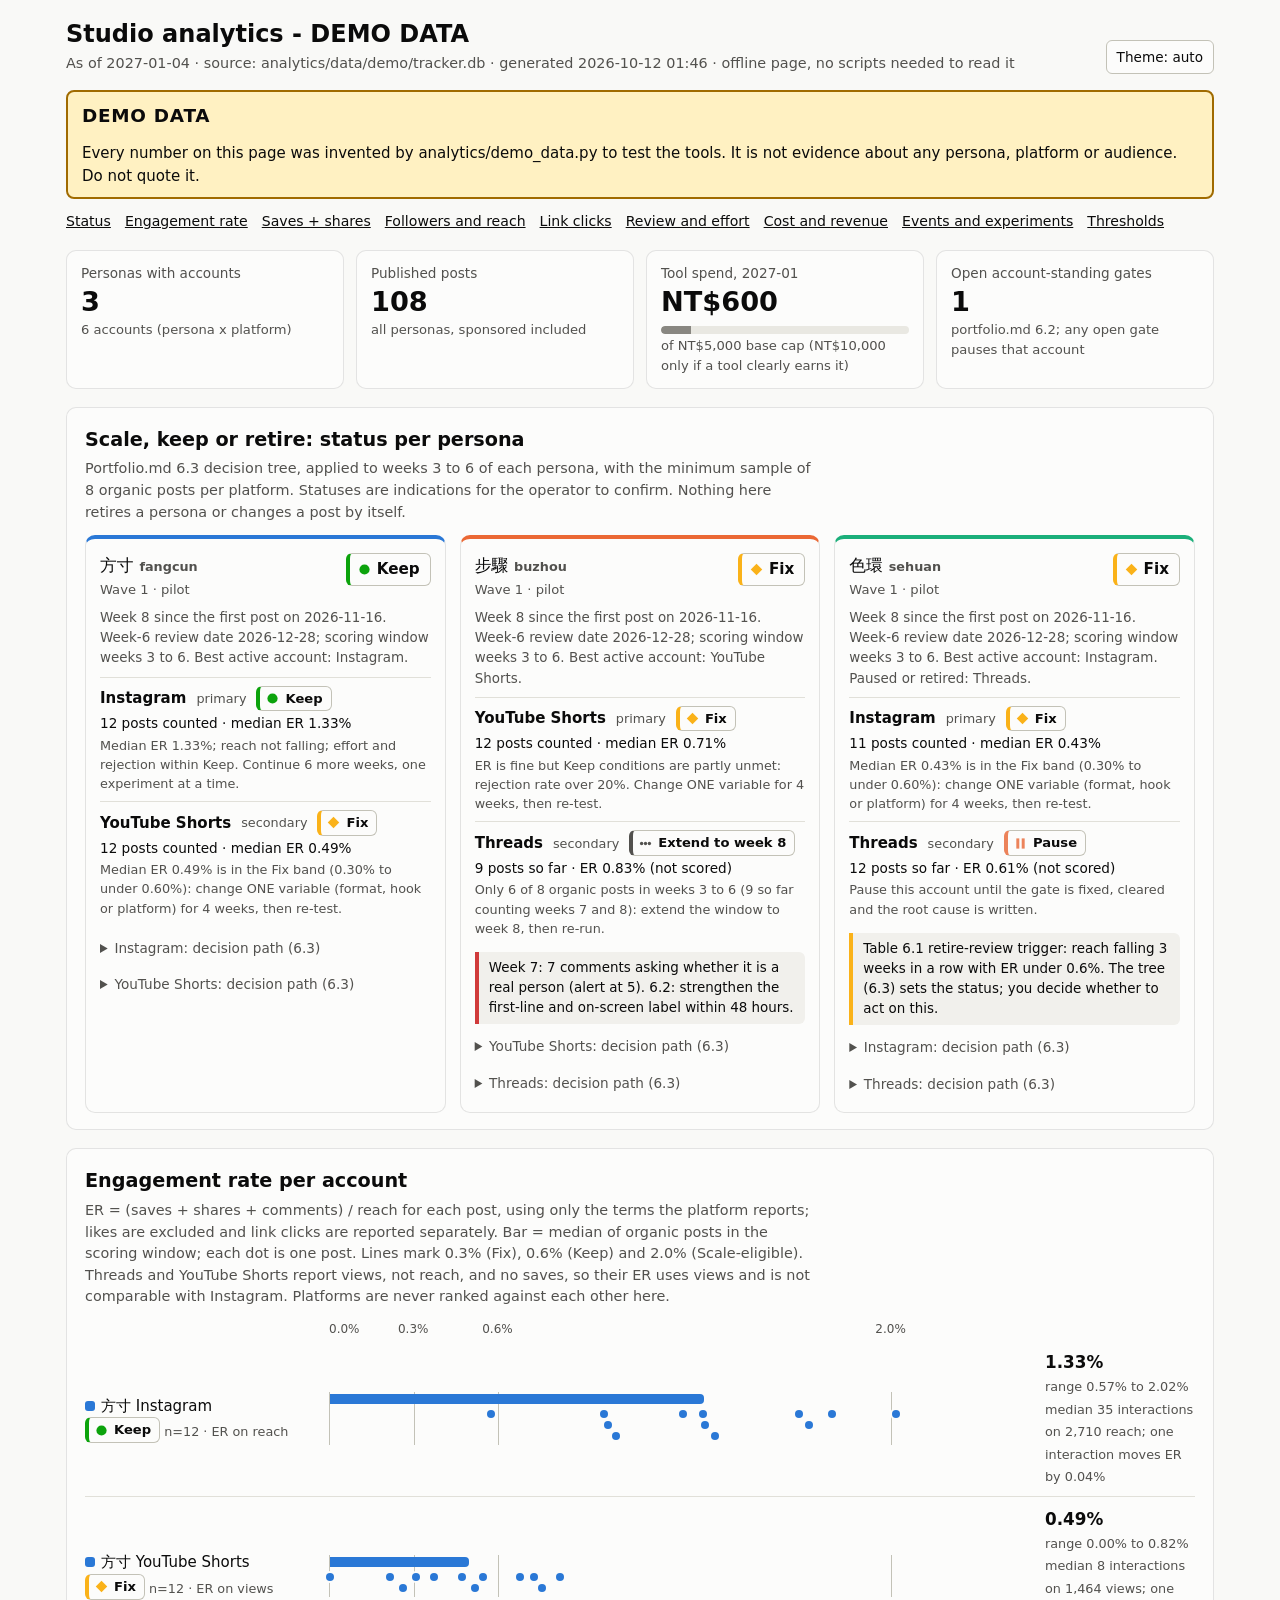
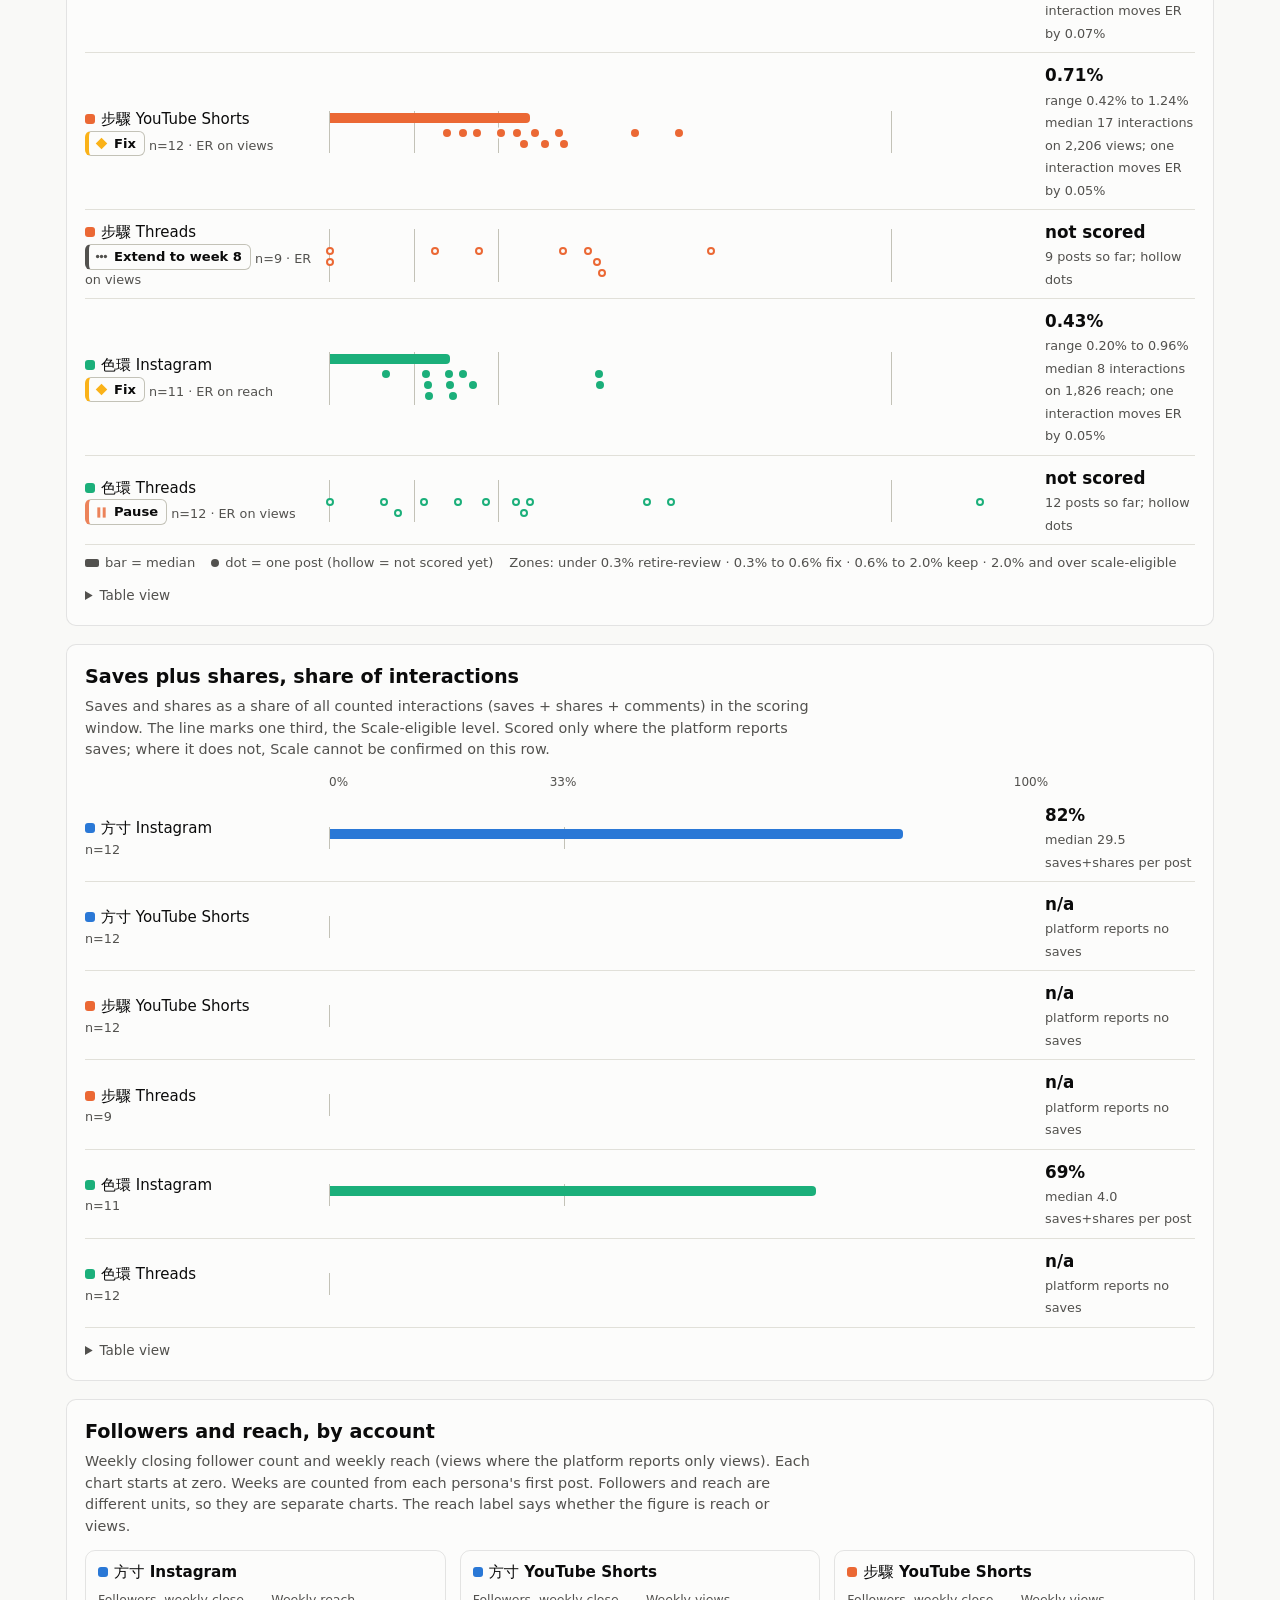
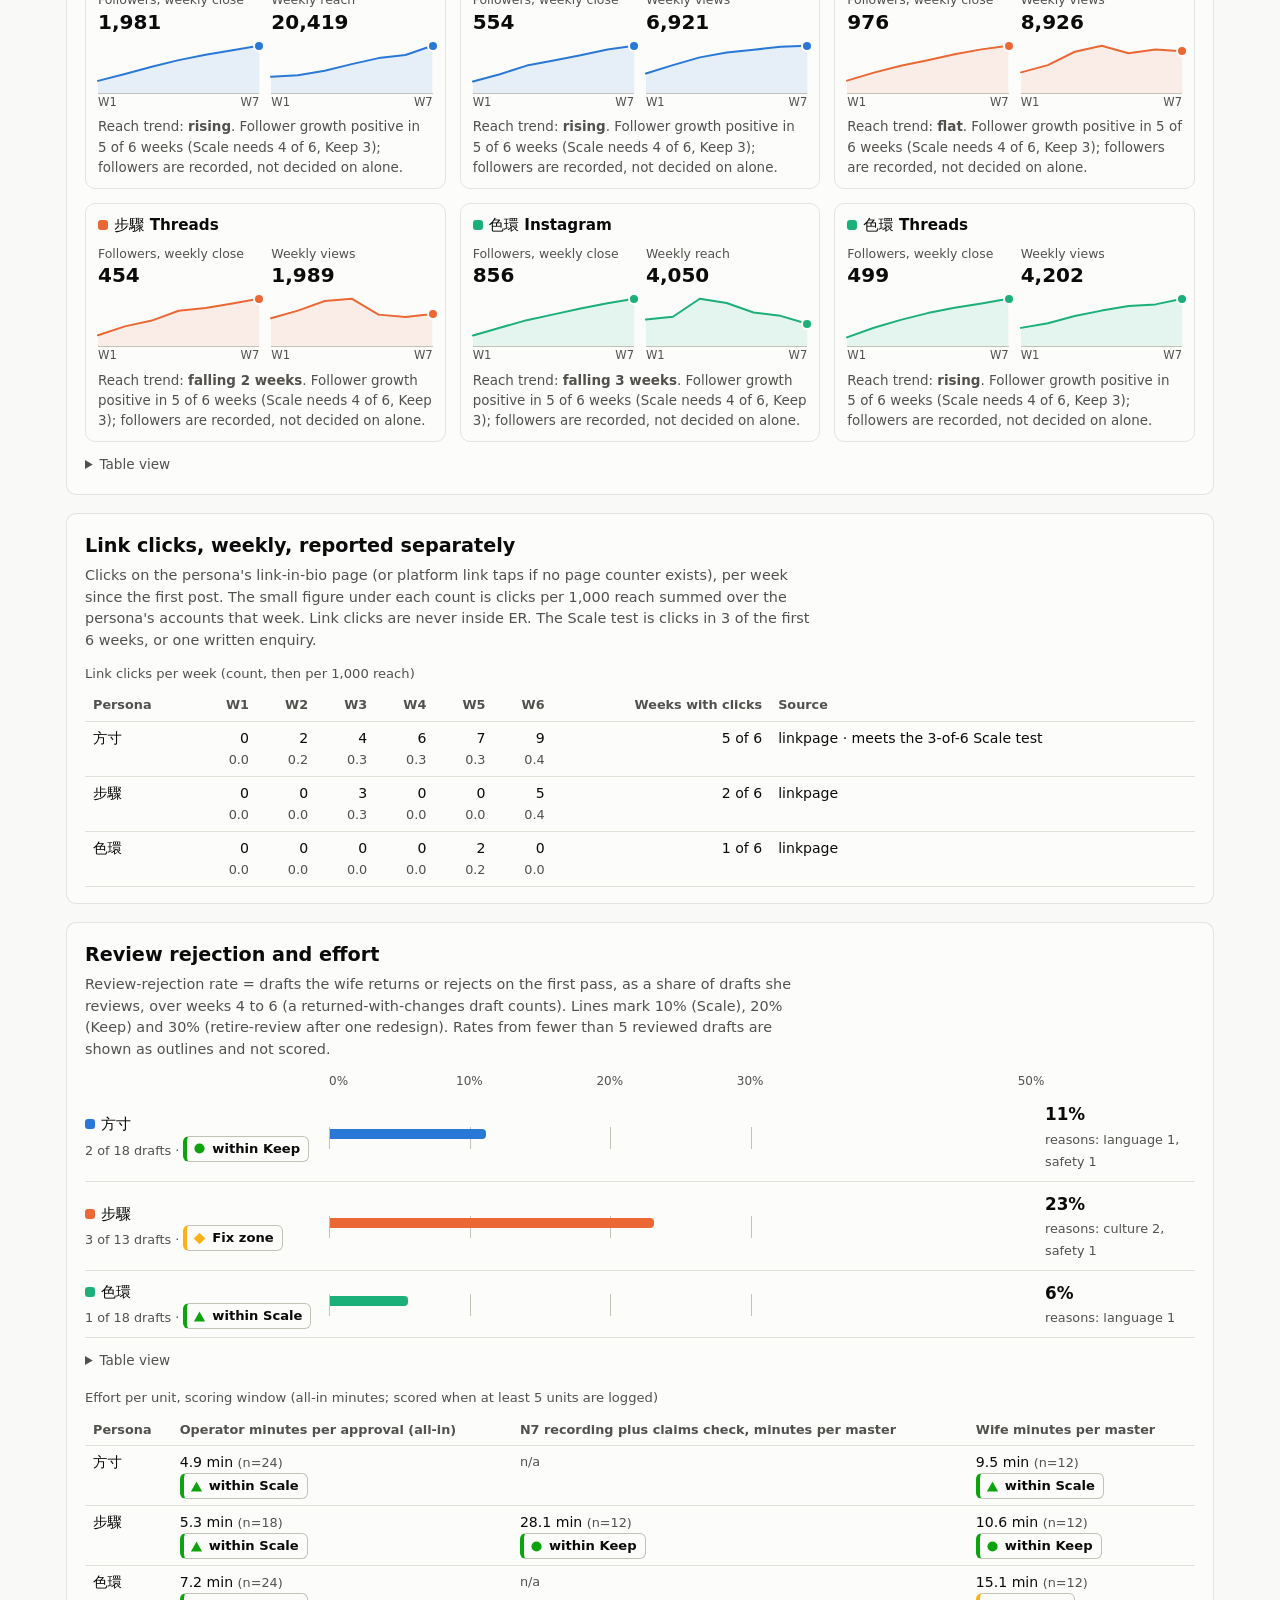
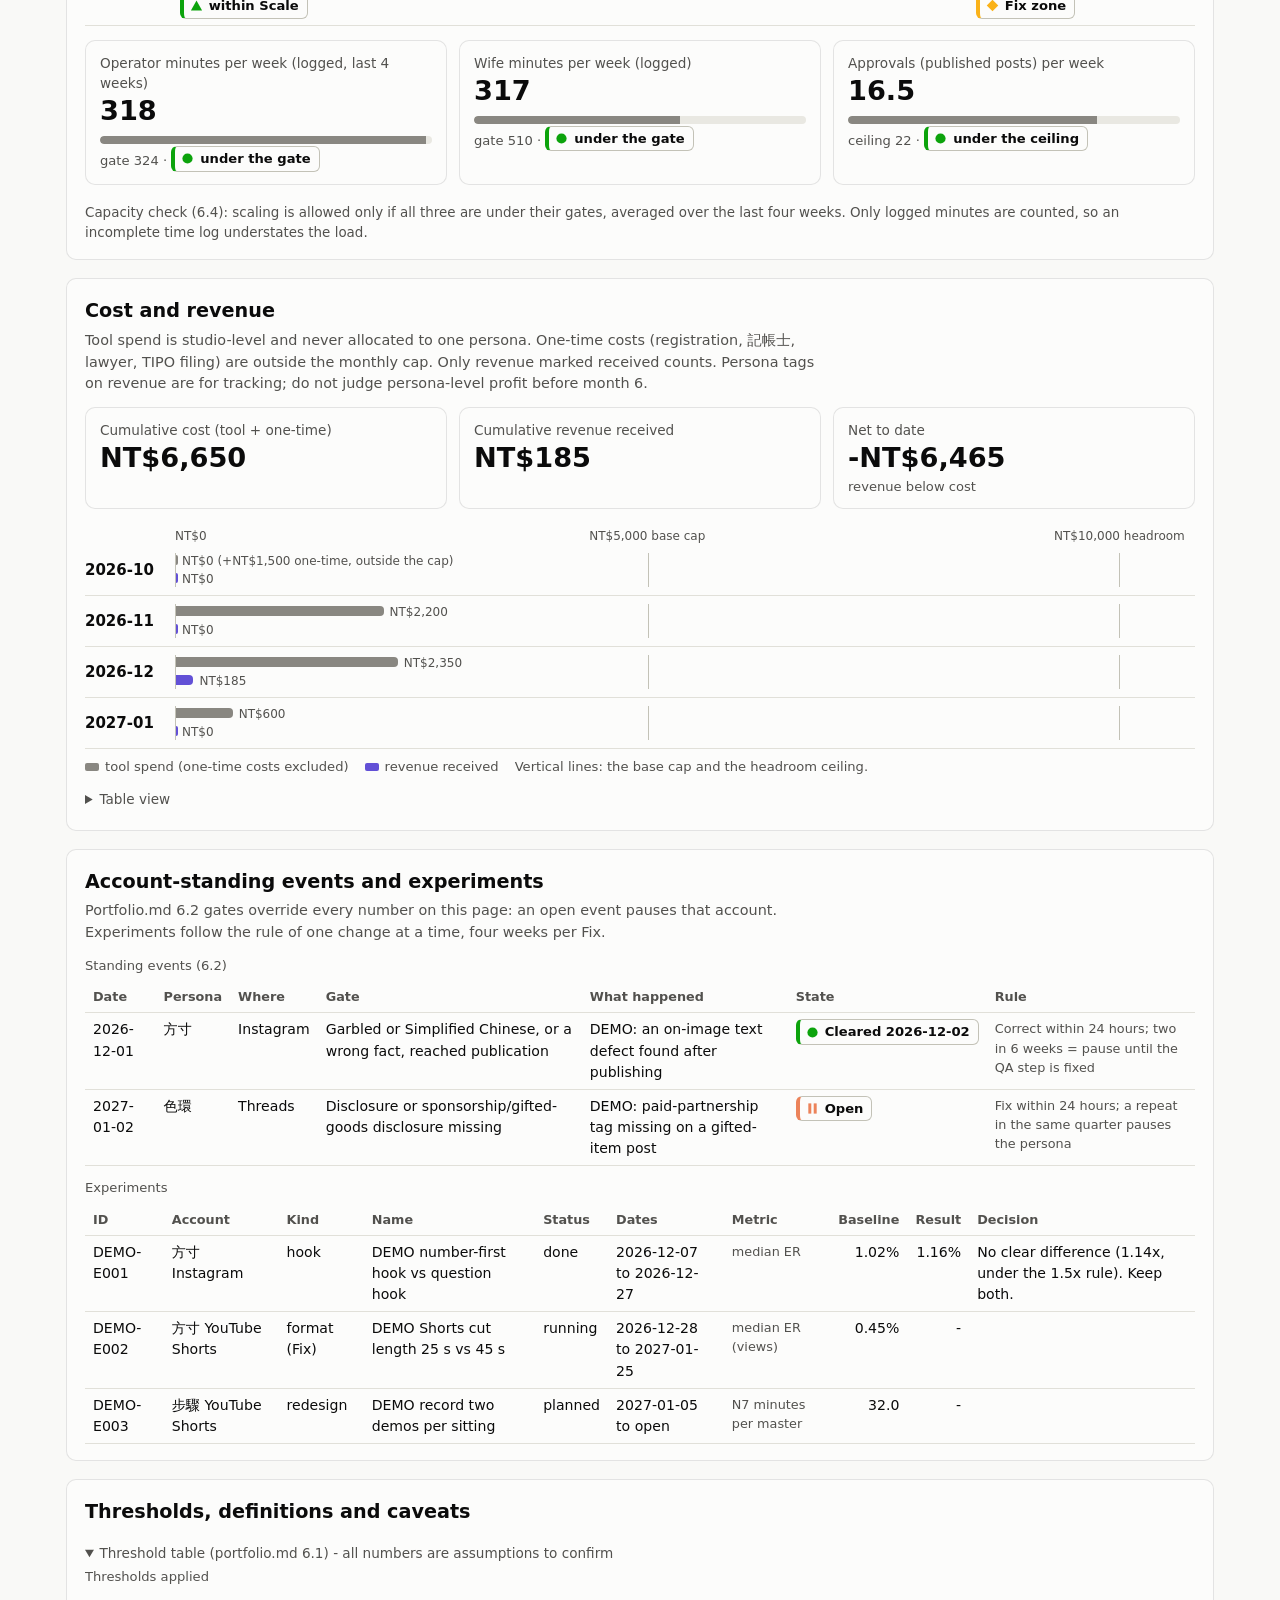
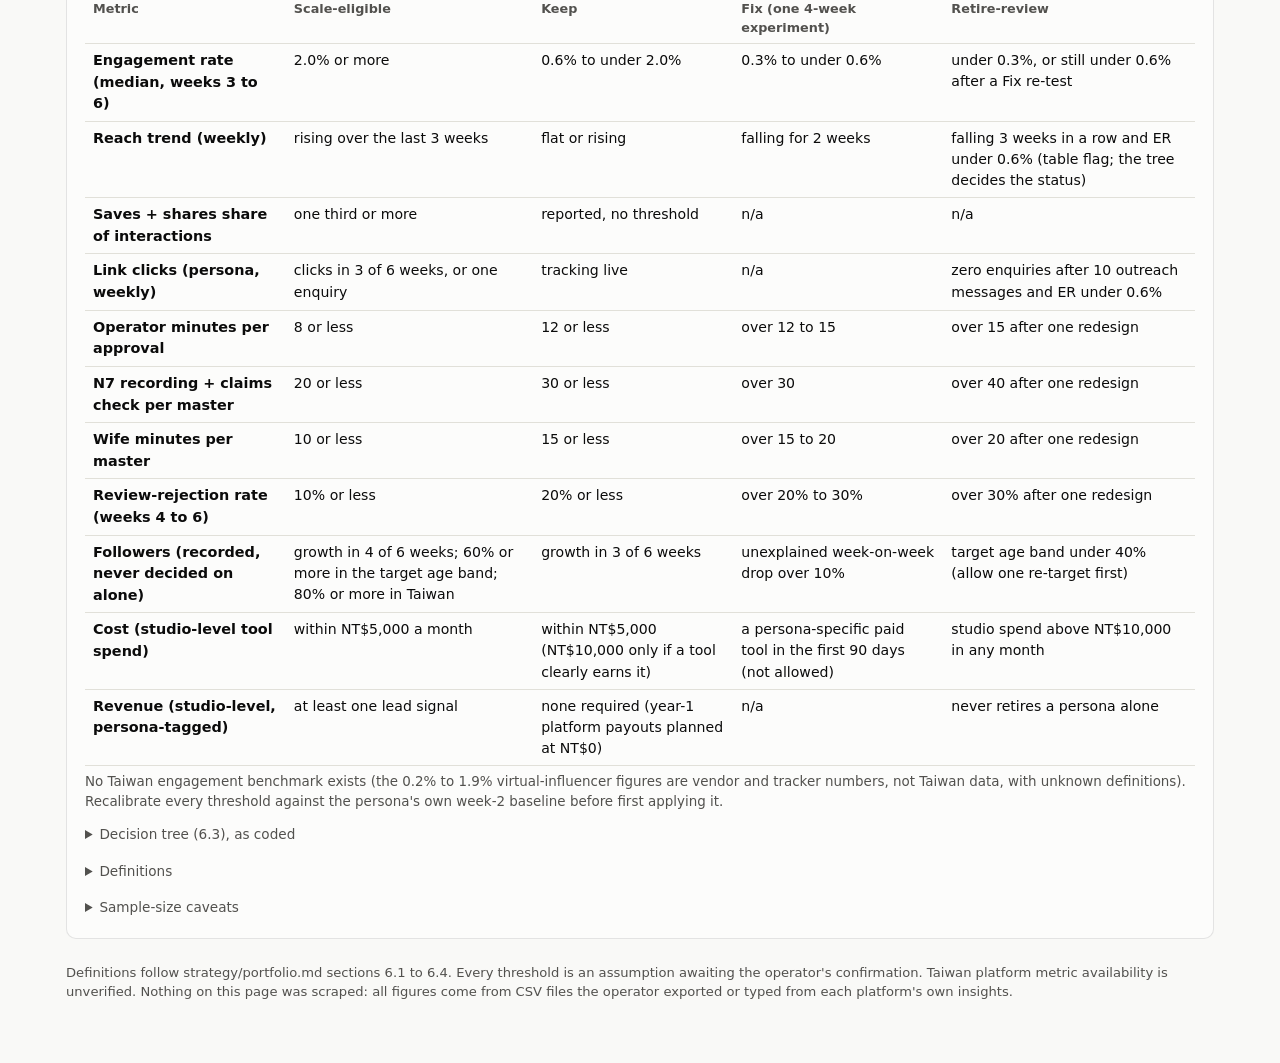
<file: analytics/dashboard_demo.html>
<!doctype html>
<html lang="en">
<head>
<meta charset="utf-8">
<meta name="viewport" content="width=device-width, initial-scale=1">
<meta name="color-scheme" content="light dark">
<title>Analytics dashboard (DEMO DATA)</title>
<style>
:root{color-scheme:light;
 --page:#f9f9f7;--surface:#fcfcfb;--ink:#0b0b0b;--ink2:#52514e;--muted:#898781;--grid:#e1e0d9;--axis:#c3c2b7;--ring:rgba(11,11,11,.10);
 --s1:#2a78d6;--s2:#eb6834;--s3:#1baf7a;--s4:#eda100;--s5:#e87ba4;--s6:#008300;--s7:#6250d6;--s8:#e34948;--sx:#898781;
 --good:#0ca30c;--warning:#fab219;--serious:#ec835a;--critical:#d03b3b;
 --bannerbg:#fff1c2;--bannerbd:#a06b00;--soft:#f1f0ec;--track:#e9e8e2}
@media (prefers-color-scheme:dark){:root:not([data-theme="light"]){color-scheme:dark;
 --page:#0d0d0d;--surface:#1a1a19;--ink:#f0efec;--ink2:#c3c2b7;--grid:#2c2c2a;--axis:#383835;--ring:rgba(255,255,255,.10);
 --s1:#3987e5;--s2:#d95926;--s3:#199e70;--s4:#c98500;--s5:#d55181;--s6:#008300;--s7:#9085e9;--s8:#e66767;
 --bannerbg:#3b2f05;--bannerbd:#e0a52a;--soft:#232321;--track:#2c2c2a}}
:root[data-theme="dark"]{color-scheme:dark;
 --page:#0d0d0d;--surface:#1a1a19;--ink:#f0efec;--ink2:#c3c2b7;--grid:#2c2c2a;--axis:#383835;--ring:rgba(255,255,255,.10);
 --s1:#3987e5;--s2:#d95926;--s3:#199e70;--s4:#c98500;--s5:#d55181;--s6:#008300;--s7:#9085e9;--s8:#e66767;
 --bannerbg:#3b2f05;--bannerbd:#e0a52a;--soft:#232321;--track:#2c2c2a}
*{box-sizing:border-box}
html{background:var(--page)}
body{margin:0;background:var(--page);color:var(--ink);font:15px/1.5 system-ui,-apple-system,"Segoe UI","Noto Sans TC","PingFang TC","Microsoft JhengHei","WenQuanYi Zen Hei",sans-serif}
.wrap{max-width:1180px;margin:0 auto;padding:0 16px 48px}
a{color:var(--ink)}
.skip{position:absolute;left:-999px;top:8px;background:var(--surface);color:var(--ink);padding:8px 12px;border:2px solid var(--ink);z-index:10}
.skip:focus{left:8px}
:focus-visible{outline:2px solid var(--ink);outline-offset:2px}
header.top{padding:20px 0 8px;display:flex;flex-wrap:wrap;gap:8px 24px;align-items:flex-end;justify-content:space-between}
h1{font-size:1.5rem;line-height:1.2;margin:0 0 4px;font-weight:650}
h2{font-size:1.2rem;margin:0 0 4px;font-weight:650}
h3{font-size:1.05rem;margin:0;font-weight:650}
.sub{color:var(--ink2);margin:0;font-size:.9rem}
button.theme{font:inherit;font-size:.85rem;color:var(--ink);background:var(--surface);border:1px solid var(--axis);border-radius:6px;padding:6px 10px;cursor:pointer;min-height:32px}
.banner{position:sticky;top:0;z-index:5;background:var(--bannerbg);color:var(--ink);border:2px solid var(--bannerbd);border-radius:8px;padding:10px 14px;margin:8px 0 12px;display:flex;gap:12px;align-items:baseline;flex-wrap:wrap}
.banner strong{font-size:1.15rem;letter-spacing:.04em}
.banner.empty{position:static;background:var(--soft);border-color:var(--axis)}
nav.sections{display:flex;flex-wrap:wrap;gap:4px 14px;margin:6px 0 18px;font-size:.88rem}
section.block{background:var(--surface);border:1px solid var(--ring);border-radius:10px;padding:18px 18px 16px;margin:0 0 18px}
section.block>header{margin-bottom:12px}
section.block>header p{margin:2px 0 0;color:var(--ink2);font-size:.9rem;max-width:80ch}
.kpis{display:grid;grid-template-columns:repeat(auto-fit,minmax(210px,1fr));gap:12px;margin:0 0 18px}
.tile{background:var(--surface);border:1px solid var(--ring);border-radius:10px;padding:12px 14px}
.tile .l{color:var(--ink2);font-size:.85rem}
.tile .v{font-size:1.7rem;font-weight:650;line-height:1.2;margin-top:2px}
.tile .d{color:var(--ink2);font-size:.82rem;margin-top:2px}
.meter{height:8px;border-radius:4px;background:var(--track);margin:8px 0 2px;position:relative;overflow:hidden}
.meter>i{display:block;height:100%;background:var(--sx);border-radius:4px 0 0 4px}
.grid3{display:grid;grid-template-columns:repeat(auto-fit,minmax(330px,1fr));gap:14px}
.pcard{border:1px solid var(--ring);border-top:4px solid var(--c,var(--sx));border-radius:10px;padding:14px;background:var(--surface)}
.pcard header{display:flex;flex-wrap:wrap;gap:6px 12px;justify-content:space-between;align-items:flex-start}
.pcard .meta{color:var(--ink2);font-size:.82rem;margin:2px 0 0}
.pcard p.clock{color:var(--ink2);font-size:.84rem;margin:8px 0}
table{border-collapse:collapse;width:100%;font-size:.88rem}
caption{text-align:left;color:var(--ink2);font-size:.82rem;padding:0 0 6px}
th,td{padding:6px 8px;border-bottom:1px solid var(--grid);vertical-align:top;text-align:left}
th{font-weight:600;color:var(--ink2);font-size:.8rem}
tbody th{font-size:.9rem;color:var(--ink);font-weight:600}
.acct{border-top:1px solid var(--grid);padding:8px 0}
.ahead{display:flex;flex-wrap:wrap;gap:4px 10px;align-items:center}
.ameta{font-size:.85rem;margin-top:2px;font-variant-numeric:tabular-nums}
.acct p{margin:2px 0 0}
td.num,th.num{text-align:right;font-variant-numeric:tabular-nums}
.tscroll{overflow-x:auto}
.chip{display:inline-flex;align-items:center;gap:6px;font-size:.82rem;font-weight:600;color:var(--ink);border:1px solid var(--axis);border-left:4px solid var(--st,var(--sx));border-radius:6px;padding:2px 8px 2px 6px;white-space:nowrap;background:var(--surface)}
.chip svg{width:13px;height:13px;fill:var(--st,var(--sx));color:var(--st,var(--sx));flex:none}
.chip.good{--st:var(--good)}.chip.warn{--st:var(--warning)}.chip.serious{--st:var(--serious)}.chip.crit{--st:var(--critical)}.chip.neutral{--st:var(--ink2)}
.chip.big{font-size:.95rem;padding:4px 10px 4px 8px}
.sw{display:inline-block;width:10px;height:10px;border-radius:3px;background:var(--c,var(--sx));margin-right:6px;vertical-align:baseline;flex:none}
small,.small{font-size:.8rem;color:var(--ink2)}
details{margin:8px 0 0}
summary{cursor:pointer;color:var(--ink2);font-size:.85rem;padding:4px 0}
details ol,details ul{margin:6px 0 0;padding-left:20px;font-size:.85rem;color:var(--ink2)}
details li{margin:2px 0}
.note{font-size:.84rem;color:var(--ink2);margin:6px 0 0}
.flag{font-size:.84rem;margin:6px 0 0;padding:6px 10px;border-left:4px solid var(--warning);background:var(--soft);border-radius:0 6px 6px 0}
.flag.crit{border-left-color:var(--critical)}
/* horizontal bar rows */
.rows{display:flex;flex-direction:column;gap:2px}
.row{display:grid;grid-template-columns:minmax(150px,230px) 1fr minmax(110px,150px);gap:4px 14px;align-items:center;padding:8px 0;border-bottom:1px solid var(--grid)}
.row.head{border-bottom:0;padding:0 0 2px}
.row .lab strong{font-weight:600}
.row .lab small{display:block}
.plot{position:relative;min-height:26px;border-left:1px solid var(--axis)}
.plot .ref,.mplot .ref{position:absolute;top:0;bottom:0;width:0;border-left:1px solid var(--axis)}
.plot .bar{position:absolute;left:0;top:2px;height:10px;background:var(--c,var(--sx));border-radius:0 4px 4px 0;min-width:2px}
.plot .bar.out{background:transparent;border:2px solid var(--c,var(--sx));border-left:0;height:10px}
.plot .dots{position:absolute;left:0;right:0;top:18px}
.dot{position:absolute;width:8px;height:8px;margin-left:-4px;border-radius:50%;background:var(--c,var(--sx));box-shadow:0 0 0 2px var(--surface)}
.dot.hollow{background:var(--surface);box-shadow:none;border:2px solid var(--c,var(--sx))}
.dot::after,.bar::after{content:"";position:absolute;inset:-8px}
.axis{position:relative;height:18px;font-size:.75rem;color:var(--ink2)}
.axis span{position:absolute;transform:translateX(-50%);white-space:nowrap}
.axis span:first-child{transform:none}
.val{font-variant-numeric:tabular-nums}
.val strong{font-size:1.05rem}
.legendline{display:flex;flex-wrap:wrap;gap:4px 16px;font-size:.82rem;color:var(--ink2);margin:8px 0 0}
.key{display:inline-flex;align-items:center;gap:6px}
.key i{width:14px;height:8px;border-radius:2px;display:inline-block}
/* mini charts */
.minis{display:grid;grid-template-columns:repeat(auto-fit,minmax(300px,1fr));gap:14px}
.mini{border:1px solid var(--ring);border-radius:10px;padding:10px 12px}
.mini h3{font-size:.95rem}
.mini .pair{display:grid;grid-template-columns:1fr 1fr;gap:12px;margin-top:8px}
.mini figure{margin:0}
.mini figcaption{font-size:.78rem;color:var(--ink2)}
.mini .big{font-size:1.25rem;font-weight:650;line-height:1.2}
.spark{position:relative;height:56px;margin-top:4px;border-bottom:1px solid var(--axis)}
.spark svg{position:absolute;inset:0;width:100%;height:100%;overflow:visible}
.spark .ln{fill:none;stroke:var(--c,var(--sx));stroke-width:2;stroke-linejoin:round;stroke-linecap:round;vector-effect:non-scaling-stroke}
.spark .ar{fill:var(--c,var(--sx));opacity:.10;stroke:none}
.spark .end{position:absolute;width:8px;height:8px;margin:-4px 0 0 -4px;border-radius:50%;background:var(--c,var(--sx));box-shadow:0 0 0 2px var(--surface)}
.spark .hit{position:absolute;top:0;bottom:0;display:block}
.spark .hit:hover,.spark .hit:focus-visible{background:var(--ring)}
.xl{display:flex;justify-content:space-between;font-size:.72rem;color:var(--ink2)}
/* money */
.cost{background:var(--sx)}.rev{background:var(--s7)}
.mbar{position:absolute;left:0;height:10px;border-radius:0 4px 4px 0;min-width:2px}
.mrow{display:grid;grid-template-columns:78px 1fr;gap:8px 12px;align-items:center;padding:8px 0;border-bottom:1px solid var(--grid)}
.mplot{position:relative;height:34px;border-left:1px solid var(--axis)}
.mplot .l{position:absolute;font-size:.75rem;color:var(--ink2);white-space:nowrap;font-variant-numeric:tabular-nums}
.pre{white-space:pre-wrap}
#tip{position:fixed;z-index:20;pointer-events:none;background:var(--ink);color:var(--surface);font-size:.8rem;line-height:1.35;padding:6px 9px;border-radius:6px;max-width:300px;white-space:pre-line}
footer{color:var(--ink2);font-size:.82rem;margin-top:24px}
@media (max-width:640px){
 .row{grid-template-columns:1fr;gap:2px}
 .row.head{display:none}
 .mini .pair{grid-template-columns:1fr}
 section.block{padding:14px 12px}
 .banner{position:static}
}
@media (forced-colors:active){
 .bar,.dot,.mbar,.meter>i,.sw{forced-color-adjust:none}
 .chip{border:1px solid CanvasText}
}
@media print{.banner{position:static}button.theme,nav.sections,#tip{display:none}section.block{break-inside:avoid}}

.p-fangcun{--c:var(--s1)}
.p-buzhou{--c:var(--s2)}
.p-sehuan{--c:var(--s3)}</style>
</head>
<body>
<a class="skip" href="#main">Skip to content</a>
<div class="wrap">
<header class="top">
 <div><h1>Studio analytics - DEMO DATA</h1>
 <p class="sub">As of 2027-01-04 · source: analytics/data/demo/tracker.db · generated 2026-10-12 01:46 · offline page, no scripts needed to read it</p></div>
 <button class="theme" id="theme" type="button" aria-label="Change colour theme">Theme: auto</button>
</header>
<div class="banner" role="status"><strong>DEMO DATA</strong><span>Every number on this page was invented by analytics/demo_data.py to test the tools. It is not evidence about any persona, platform or audience. Do not quote it.</span></div>
<nav class="sections" aria-label="Sections"><a href="#status">Status</a><a href="#er">Engagement rate</a><a href="#saves">Saves + shares</a><a href="#trends">Followers and reach</a><a href="#links">Link clicks</a><a href="#review">Review and effort</a><a href="#money">Cost and revenue</a><a href="#standing">Events and experiments</a><a href="#rules">Thresholds</a></nav>
<main id="main">
<div class="kpis" role="list">
 <div class="tile" role="listitem"><div class="l">Personas with accounts</div><div class="v">3</div>
  <div class="d">6 accounts (persona x platform)</div></div>
 <div class="tile" role="listitem"><div class="l">Published posts</div><div class="v">108</div>
  <div class="d">all personas, sponsored included</div></div>
 <div class="tile" role="listitem"><div class="l">Tool spend, 2027-01</div><div class="v">NT$600</div>
  <div class="meter" role="img" aria-label="NT$600 of the NT$5,000 base cap"><i style="width:12.0%"></i></div>
  <div class="d">of NT$5,000 base cap (NT$10,000 only if a tool clearly earns it)</div></div>
 <div class="tile" role="listitem"><div class="l">Open account-standing gates</div><div class="v">1</div>
  <div class="d">portfolio.md 6.2; any open gate pauses that account</div></div>
</div>
<section class="block" id="status" aria-labelledby="h-status">
 <header><h2 id="h-status">Scale, keep or retire: status per persona</h2>
 <p>Portfolio.md 6.3 decision tree, applied to weeks 3 to 6 of each persona, with the minimum sample of 8 organic posts per platform.
 Statuses are indications for the operator to confirm. Nothing here retires a persona or changes a post by itself.</p></header>
 <div class="grid3">
<article class="pcard p-fangcun" aria-labelledby="pc-fangcun">
 <header><div><h3 id="pc-fangcun"><span lang="zh-Hant-TW">方寸</span> <small>fangcun</small></h3>
  <p class="meta">Wave 1 · pilot</p></div>
  <div><span class="chip good big"><svg viewBox="0 0 14 14" aria-hidden="true" focusable="false"><circle cx="7" cy="7" r="5.5"/></svg>Keep</span></div></header>
 <p class="clock">Week 8 since the first post on 2026-11-16. Week-6 review date 2026-12-28; scoring window weeks 3 to 6. Best active account: Instagram.</p>
 <div class="accts" role="group" aria-label="Decision per account (the tree runs once per persona and platform)"><div class="acct"><div class="ahead"><strong>Instagram</strong><small>primary</small><span class="chip good"><svg viewBox="0 0 14 14" aria-hidden="true" focusable="false"><circle cx="7" cy="7" r="5.5"/></svg>Keep</span></div><div class="ameta">12 posts counted · median ER 1.33%</div><p class="small">Median ER 1.33%; reach not falling; effort and rejection within Keep. Continue 6 more weeks, one experiment at a time.</p></div><div class="acct"><div class="ahead"><strong>YouTube Shorts</strong><small>secondary</small><span class="chip warn"><svg viewBox="0 0 14 14" aria-hidden="true" focusable="false"><path d="M7 0.8 L13.2 7 L7 13.2 L0.8 7 Z"/></svg>Fix</span></div><div class="ameta">12 posts counted · median ER 0.49%</div><p class="small">Median ER 0.49% is in the Fix band (0.30% to under 0.60%): change ONE variable (format, hook or platform) for 4 weeks, then re-test.</p></div></div>
 <details><summary>Instagram: decision path (6.3)</summary><ol><li><strong>1. Any account-standing gate open (6.2)?</strong> no</li><li><strong>2. Enough data (8 organic posts per platform)?</strong> yes. 12 organic posts with ER in weeks 3 to 6</li><li><strong>3. Effort breach (operator over 15 min, N7 over 40, wife over 20, rejection over 30%) after one redesign?</strong> no</li><li><strong>4. ER under 0.3%?</strong> no. median ER 1.33%</li><li><strong>6. ER 0.6% to under 2.0% (or Scale not met), reach flat or rising, effort within Keep, rejection 20% or less?</strong> YES. median ER 1.33%</li></ol><p class="note">Caveats</p><ul><li>Median of only 12 posts: one or two unusual posts can move it. Treat the status as indicative.</li></ul></details><details><summary>YouTube Shorts: decision path (6.3)</summary><ol><li><strong>1. Any account-standing gate open (6.2)?</strong> no</li><li><strong>2. Enough data (8 organic posts per platform)?</strong> yes. 12 organic posts with ER in weeks 3 to 6</li><li><strong>3. Effort breach (operator over 15 min, N7 over 40, wife over 20, rejection over 30%) after one redesign?</strong> no</li><li><strong>4. ER under 0.3%?</strong> no. median ER 0.49%</li><li><strong>5. ER 0.3% to under 0.6%, or Keep conditions partly unmet?</strong> YES. median ER 0.49%</li></ol><p class="note">Caveats</p><ul><li>Median of only 12 posts: one or two unusual posts can move it. Treat the status as indicative.</li></ul></details>
</article>
<article class="pcard p-buzhou" aria-labelledby="pc-buzhou">
 <header><div><h3 id="pc-buzhou"><span lang="zh-Hant-TW">步驟</span> <small>buzhou</small></h3>
  <p class="meta">Wave 1 · pilot</p></div>
  <div><span class="chip warn big"><svg viewBox="0 0 14 14" aria-hidden="true" focusable="false"><path d="M7 0.8 L13.2 7 L7 13.2 L0.8 7 Z"/></svg>Fix</span></div></header>
 <p class="clock">Week 8 since the first post on 2026-11-16. Week-6 review date 2026-12-28; scoring window weeks 3 to 6. Best active account: YouTube Shorts.</p>
 <div class="accts" role="group" aria-label="Decision per account (the tree runs once per persona and platform)"><div class="acct"><div class="ahead"><strong>YouTube Shorts</strong><small>primary</small><span class="chip warn"><svg viewBox="0 0 14 14" aria-hidden="true" focusable="false"><path d="M7 0.8 L13.2 7 L7 13.2 L0.8 7 Z"/></svg>Fix</span></div><div class="ameta">12 posts counted · median ER 0.71%</div><p class="small">ER is fine but Keep conditions are partly unmet: rejection rate over 20%. Change ONE variable for 4 weeks, then re-test.</p></div><div class="acct"><div class="ahead"><strong>Threads</strong><small>secondary</small><span class="chip neutral"><svg viewBox="0 0 14 14" aria-hidden="true" focusable="false"><circle cx="2.8" cy="7" r="1.8"/><circle cx="7" cy="7" r="1.8"/><circle cx="11.2" cy="7" r="1.8"/></svg>Extend to week 8</span></div><div class="ameta">9 posts so far · ER 0.83% (not scored)</div><p class="small">Only 6 of 8 organic posts in weeks 3 to 6 (9 so far counting weeks 7 and 8): extend the window to week 8, then re-run.</p></div></div>
 <p class="flag crit">Week 7: 7 comments asking whether it is a real person (alert at 5). 6.2: strengthen the first-line and on-screen label within 48 hours.</p><details><summary>YouTube Shorts: decision path (6.3)</summary><ol><li><strong>1. Any account-standing gate open (6.2)?</strong> no</li><li><strong>2. Enough data (8 organic posts per platform)?</strong> yes. 12 organic posts with ER in weeks 3 to 6</li><li><strong>3. Effort breach (operator over 15 min, N7 over 40, wife over 20, rejection over 30%) after one redesign?</strong> no</li><li><strong>4. ER under 0.3%?</strong> no. median ER 0.71%</li><li><strong>6. ER 0.6% to under 2.0% (or Scale not met), reach flat or rising, effort within Keep, rejection 20% or less?</strong> no. rejection rate over 20%</li><li><strong>6b. So step 5 applies: Keep conditions partly unmet?</strong> YES. rejection rate over 20%</li></ol><p class="note">Caveats</p><ul><li>Median of only 12 posts: one or two unusual posts can move it. Treat the status as indicative.</li></ul></details><details><summary>Threads: decision path (6.3)</summary><ol><li><strong>1. Any account-standing gate open (6.2)?</strong> no</li><li><strong>2. Enough data (8 organic posts per platform)?</strong> no, extend. 6 of 8 in weeks 3 to 6 (9 so far counting weeks 7 and 8); keep posting and re-run when week 8 ends (6.3 step 2).</li></ol><p class="note">Caveats</p><ul><li>Median of only 9 posts: one or two unusual posts can move it. Treat the status as indicative.</li></ul></details>
</article>
<article class="pcard p-sehuan" aria-labelledby="pc-sehuan">
 <header><div><h3 id="pc-sehuan"><span lang="zh-Hant-TW">色環</span> <small>sehuan</small></h3>
  <p class="meta">Wave 1 · pilot</p></div>
  <div><span class="chip warn big"><svg viewBox="0 0 14 14" aria-hidden="true" focusable="false"><path d="M7 0.8 L13.2 7 L7 13.2 L0.8 7 Z"/></svg>Fix</span></div></header>
 <p class="clock">Week 8 since the first post on 2026-11-16. Week-6 review date 2026-12-28; scoring window weeks 3 to 6. Best active account: Instagram. Paused or retired: Threads.</p>
 <div class="accts" role="group" aria-label="Decision per account (the tree runs once per persona and platform)"><div class="acct"><div class="ahead"><strong>Instagram</strong><small>primary</small><span class="chip warn"><svg viewBox="0 0 14 14" aria-hidden="true" focusable="false"><path d="M7 0.8 L13.2 7 L7 13.2 L0.8 7 Z"/></svg>Fix</span></div><div class="ameta">11 posts counted · median ER 0.43%</div><p class="small">Median ER 0.43% is in the Fix band (0.30% to under 0.60%): change ONE variable (format, hook or platform) for 4 weeks, then re-test.</p></div><div class="acct"><div class="ahead"><strong>Threads</strong><small>secondary</small><span class="chip serious"><svg viewBox="0 0 14 14" aria-hidden="true" focusable="false"><rect x="2.5" y="1.5" width="3.2" height="11"/><rect x="8.3" y="1.5" width="3.2" height="11"/></svg>Pause</span></div><div class="ameta">12 posts so far · ER 0.61% (not scored)</div><p class="small">Pause this account until the gate is fixed, cleared and the root cause is written.</p></div></div>
 <p class="flag">Table 6.1 retire-review trigger: reach falling 3 weeks in a row with ER under 0.6%. The tree (6.3) sets the status; you decide whether to act on this.</p><details><summary>Instagram: decision path (6.3)</summary><ol><li><strong>1. Any account-standing gate open (6.2)?</strong> no</li><li><strong>2. Enough data (8 organic posts per platform)?</strong> yes. 11 organic posts with ER in weeks 3 to 6</li><li><strong>3. Effort breach (operator over 15 min, N7 over 40, wife over 20, rejection over 30%) after one redesign?</strong> no</li><li><strong>4. ER under 0.3%?</strong> no. median ER 0.43%</li><li><strong>5. ER 0.3% to under 0.6%, or Keep conditions partly unmet?</strong> YES. median ER 0.43%</li></ol><p class="note">Caveats</p><ul><li>Median of only 11 posts: one or two unusual posts can move it. Treat the status as indicative.</li></ul></details><details><summary>Threads: decision path (6.3)</summary><ol><li><strong>1. Any account-standing gate open (6.2)?</strong> YES. Disclosure or sponsorship/gifted-goods disclosure missing: DEMO: paid-partnership tag missing on a gifted-item post (since 2027-01-02, open 2 day(s); rule: Fix within 24 hours; a repeat in the same quarter pauses the persona) - OVERDUE</li></ol><p class="note">Caveats</p><ul><li>Median of only 12 posts: one or two unusual posts can move it. Treat the status as indicative.</li></ul></details>
</article></div>
</section>
<section class="block" id="er" aria-labelledby="h-er">
 <header><h2 id="h-er">Engagement rate per account</h2>
 <p>ER = (saves + shares + comments) / reach for each post, using only the terms the platform reports; likes are excluded and link clicks are reported separately.
 Bar = median of organic posts in the scoring window; each dot is one post. Lines mark 0.3% (Fix), 0.6% (Keep) and 2.0% (Scale-eligible).
 Threads and YouTube Shorts report views, not reach, and no saves, so their ER uses views and is not comparable with Instagram. Platforms are never ranked against each other here.</p></header>
 <div class="rows" role="group" aria-label="Median engagement rate per account"><div class="row head" aria-hidden="true"><div></div><div class="axis" aria-hidden="true"><span style="left:0.00%">0.0%</span><span style="left:12.00%">0.3%</span><span style="left:24.00%">0.6%</span><span style="left:80.00%">2.0%</span></div><div></div></div>
<div class="row p-fangcun">
 <div class="lab"><span class="sw"></span><strong><span lang="zh-Hant-TW">方寸</span></strong> Instagram
  <small><span class="chip good"><svg viewBox="0 0 14 14" aria-hidden="true" focusable="false"><circle cx="7" cy="7" r="5.5"/></svg>Keep</span> n=12 · ER on reach</small></div>
 <div class="plot" style="min-height:53px"><span class="ref" style="left:12.00%"></span><span class="ref" style="left:24.00%"></span><span class="ref" style="left:80.00%"></span><span class="bar" style="width:53.33%" tabindex="0" role="img" aria-label="方寸 Instagram
median ER 1.33% over 12 organic posts
range 0.57% to 2.02%" data-tip="方寸 Instagram&#10;median ER 1.33% over 12 organic posts&#10;range 0.57% to 2.02%"></span><div class="dots" style="height:33px"><span class="dot" style="left:22.96%;top:0px" aria-hidden="true" data-tip="DEMO-fangcun-2026-12-02-01&#10;2026-12-02 · reel&#10;ER 0.57% = 16 / 2788 reach&#10;(saves+shares+comments)"></span><span class="dot" style="left:39.13%;top:0px" aria-hidden="true" data-tip="DEMO-fangcun-2026-12-25-01&#10;2026-12-25 · carousel&#10;ER 0.98% = 38 / 3884 reach&#10;(saves+shares+comments)"></span><span class="dot" style="left:39.71%;top:11px" aria-hidden="true" data-tip="DEMO-fangcun-2026-12-23-01&#10;2026-12-23 · reel&#10;ER 0.99% = 50 / 5036 reach&#10;(saves+shares+comments)"></span><span class="dot" style="left:40.78%;top:22px" aria-hidden="true" data-tip="DEMO-fangcun-2026-12-18-01&#10;2026-12-18 · carousel&#10;ER 1.02% = 23 / 2256 reach&#10;(saves+shares+comments)"></span><span class="dot" style="left:50.30%;top:0px" aria-hidden="true" data-tip="DEMO-fangcun-2026-12-11-01&#10;2026-12-11 · carousel&#10;ER 1.26% = 19 / 1511 reach&#10;(saves+shares+comments)"></span><span class="dot" style="left:53.19%;top:0px" aria-hidden="true" data-tip="DEMO-fangcun-2026-12-04-01&#10;2026-12-04 · carousel&#10;ER 1.33% = 25 / 1880 reach&#10;(saves+shares+comments)"></span><span class="dot" style="left:53.47%;top:11px" aria-hidden="true" data-tip="DEMO-fangcun-2026-11-30-01&#10;2026-11-30 · reel&#10;ER 1.34% = 21 / 1571 reach&#10;(saves+shares+comments)"></span><span class="dot" style="left:54.96%;top:22px" aria-hidden="true" data-tip="DEMO-fangcun-2026-12-07-01&#10;2026-12-07 · carousel&#10;ER 1.37% = 32 / 2329 reach&#10;(saves+shares+comments)"></span><span class="dot" style="left:66.87%;top:0px" aria-hidden="true" data-tip="DEMO-fangcun-2026-12-14-01&#10;2026-12-14 · carousel&#10;ER 1.67% = 44 / 2632 reach&#10;(saves+shares+comments)"></span><span class="dot" style="left:68.31%;top:11px" aria-hidden="true" data-tip="DEMO-fangcun-2026-12-21-01&#10;2026-12-21 · carousel&#10;ER 1.71% = 66 / 3865 reach&#10;(saves+shares+comments)"></span><span class="dot" style="left:71.68%;top:0px" aria-hidden="true" data-tip="DEMO-fangcun-2026-12-16-01&#10;2026-12-16 · carousel&#10;ER 1.79% = 60 / 3348 reach&#10;(saves+shares+comments)"></span><span class="dot" style="left:80.70%;top:0px" aria-hidden="true" data-tip="DEMO-fangcun-2026-12-09-01&#10;2026-12-09 · carousel&#10;ER 2.02% = 60 / 2974 reach&#10;(saves+shares+comments)"></span></div></div>
 <div class="val"><strong>1.33%</strong><br><small>range 0.57% to 2.02%<br>median 35 interactions on 2,710 reach; one interaction moves ER by 0.04%</small></div>
</div>
<div class="row p-fangcun">
 <div class="lab"><span class="sw"></span><strong><span lang="zh-Hant-TW">方寸</span></strong> YouTube Shorts
  <small><span class="chip warn"><svg viewBox="0 0 14 14" aria-hidden="true" focusable="false"><path d="M7 0.8 L13.2 7 L7 13.2 L0.8 7 Z"/></svg>Fix</span> n=12 · ER on views</small></div>
 <div class="plot" style="min-height:42px"><span class="ref" style="left:12.00%"></span><span class="ref" style="left:24.00%"></span><span class="ref" style="left:80.00%"></span><span class="bar" style="width:19.76%" tabindex="0" role="img" aria-label="方寸 YouTube Shorts
median ER 0.49% over 12 organic posts
range 0.00% to 0.82%" data-tip="方寸 YouTube Shorts&#10;median ER 0.49% over 12 organic posts&#10;range 0.00% to 0.82%"></span><div class="dots" style="height:22px"><span class="dot" style="left:0.00%;top:0px" aria-hidden="true" data-tip="DEMO-fangcun-2026-12-03-01&#10;2026-12-03 · short&#10;ER 0.00% = 0 / 955 views&#10;(shares+comments)"></span><span class="dot" style="left:8.52%;top:0px" aria-hidden="true" data-tip="DEMO-fangcun-2026-12-26-01&#10;2026-12-26 · short&#10;ER 0.21% = 3 / 1409 views&#10;(shares+comments)"></span><span class="dot" style="left:10.45%;top:11px" aria-hidden="true" data-tip="DEMO-fangcun-2026-12-22-01&#10;2026-12-22 · short&#10;ER 0.26% = 5 / 1914 views&#10;(shares+comments)"></span><span class="dot" style="left:12.25%;top:0px" aria-hidden="true" data-tip="DEMO-fangcun-2026-12-08-01&#10;2026-12-08 · short&#10;ER 0.31% = 6 / 1959 views&#10;(shares+comments)"></span><span class="dot" style="left:14.79%;top:0px" aria-hidden="true" data-tip="DEMO-fangcun-2026-12-01-01&#10;2026-12-01 · short&#10;ER 0.37% = 8 / 2163 views&#10;(shares+comments)"></span><span class="dot" style="left:18.78%;top:0px" aria-hidden="true" data-tip="DEMO-fangcun-2026-12-15-01&#10;2026-12-15 · short&#10;ER 0.47% = 11 / 2343 views&#10;(shares+comments)"></span><span class="dot" style="left:20.74%;top:11px" aria-hidden="true" data-tip="DEMO-fangcun-2026-12-17-01&#10;2026-12-17 · short&#10;ER 0.52% = 10 / 1929 views&#10;(shares+comments)"></span><span class="dot" style="left:21.86%;top:0px" aria-hidden="true" data-tip="DEMO-fangcun-2026-12-24-01&#10;2026-12-24 · short&#10;ER 0.55% = 8 / 1464 views&#10;(shares+comments)"></span><span class="dot" style="left:27.14%;top:0px" aria-hidden="true" data-tip="DEMO-fangcun-2026-12-05-01&#10;2026-12-05 · short&#10;ER 0.68% = 8 / 1179 views&#10;(shares+comments)"></span><span class="dot" style="left:29.15%;top:0px" aria-hidden="true" data-tip="DEMO-fangcun-2026-12-19-01&#10;2026-12-19 · short&#10;ER 0.73% = 10 / 1372 views&#10;(shares+comments)"></span><span class="dot" style="left:30.28%;top:11px" aria-hidden="true" data-tip="DEMO-fangcun-2026-12-12-01&#10;2026-12-12 · short&#10;ER 0.76% = 11 / 1453 views&#10;(shares+comments)"></span><span class="dot" style="left:32.79%;top:0px" aria-hidden="true" data-tip="DEMO-fangcun-2026-12-10-01&#10;2026-12-10 · short&#10;ER 0.82% = 12 / 1464 views&#10;(shares+comments)"></span></div></div>
 <div class="val"><strong>0.49%</strong><br><small>range 0.00% to 0.82%<br>median 8 interactions on 1,464 views; one interaction moves ER by 0.07%</small></div>
</div>
<div class="row p-buzhou">
 <div class="lab"><span class="sw"></span><strong><span lang="zh-Hant-TW">步驟</span></strong> YouTube Shorts
  <small><span class="chip warn"><svg viewBox="0 0 14 14" aria-hidden="true" focusable="false"><path d="M7 0.8 L13.2 7 L7 13.2 L0.8 7 Z"/></svg>Fix</span> n=12 · ER on views</small></div>
 <div class="plot" style="min-height:42px"><span class="ref" style="left:12.00%"></span><span class="ref" style="left:24.00%"></span><span class="ref" style="left:80.00%"></span><span class="bar" style="width:28.50%" tabindex="0" role="img" aria-label="步驟 YouTube Shorts
median ER 0.71% over 12 organic posts
range 0.42% to 1.24%" data-tip="步驟 YouTube Shorts&#10;median ER 0.71% over 12 organic posts&#10;range 0.42% to 1.24%"></span><div class="dots" style="height:22px"><span class="dot" style="left:16.67%;top:0px" aria-hidden="true" data-tip="DEMO-buzhou-2026-12-05-01&#10;2026-12-05 · short&#10;ER 0.42% = 7 / 1680 views&#10;(shares+comments)"></span><span class="dot" style="left:18.96%;top:0px" aria-hidden="true" data-tip="DEMO-buzhou-2026-12-17-01&#10;2026-12-17 · short&#10;ER 0.47% = 7 / 1477 views&#10;(shares+comments)"></span><span class="dot" style="left:21.04%;top:0px" aria-hidden="true" data-tip="DEMO-buzhou-2026-12-08-01&#10;2026-12-08 · short&#10;ER 0.53% = 16 / 3042 views&#10;(shares+comments)"></span><span class="dot" style="left:24.36%;top:0px" aria-hidden="true" data-tip="DEMO-buzhou-2026-12-26-01&#10;2026-12-26 · short&#10;ER 0.61% = 11 / 1806 views&#10;(shares+comments)"></span><span class="dot" style="left:26.72%;top:0px" aria-hidden="true" data-tip="DEMO-buzhou-2026-12-01-01&#10;2026-12-01 · short&#10;ER 0.67% = 10 / 1497 views&#10;(shares+comments)"></span><span class="dot" style="left:27.73%;top:11px" aria-hidden="true" data-tip="DEMO-buzhou-2026-12-03-01&#10;2026-12-03 · short&#10;ER 0.69% = 22 / 3174 views&#10;(shares+comments)"></span><span class="dot" style="left:29.28%;top:0px" aria-hidden="true" data-tip="DEMO-buzhou-2026-12-15-01&#10;2026-12-15 · short&#10;ER 0.73% = 16 / 2186 views&#10;(shares+comments)"></span><span class="dot" style="left:30.60%;top:11px" aria-hidden="true" data-tip="DEMO-buzhou-2026-12-22-01&#10;2026-12-22 · short&#10;ER 0.77% = 24 / 3137 views&#10;(shares+comments)"></span><span class="dot" style="left:32.65%;top:0px" aria-hidden="true" data-tip="DEMO-buzhou-2026-12-19-01&#10;2026-12-19 · short&#10;ER 0.82% = 18 / 2205 views&#10;(shares+comments)"></span><span class="dot" style="left:33.32%;top:11px" aria-hidden="true" data-tip="DEMO-buzhou-2026-12-24-01&#10;2026-12-24 · short&#10;ER 0.83% = 20 / 2401 views&#10;(shares+comments)"></span><span class="dot" style="left:43.52%;top:0px" aria-hidden="true" data-tip="DEMO-buzhou-2026-12-12-01&#10;2026-12-12 · short&#10;ER 1.09% = 24 / 2206 views&#10;(shares+comments)"></span><span class="dot" style="left:49.73%;top:0px" aria-hidden="true" data-tip="DEMO-buzhou-2026-12-10-01&#10;2026-12-10 · short&#10;ER 1.24% = 49 / 3941 views&#10;(shares+comments)"></span></div></div>
 <div class="val"><strong>0.71%</strong><br><small>range 0.42% to 1.24%<br>median 17 interactions on 2,206 views; one interaction moves ER by 0.05%</small></div>
</div>
<div class="row p-buzhou">
 <div class="lab"><span class="sw"></span><strong><span lang="zh-Hant-TW">步驟</span></strong> Threads
  <small><span class="chip neutral"><svg viewBox="0 0 14 14" aria-hidden="true" focusable="false"><circle cx="2.8" cy="7" r="1.8"/><circle cx="7" cy="7" r="1.8"/><circle cx="11.2" cy="7" r="1.8"/></svg>Extend to week 8</span> n=9 · ER on views</small></div>
 <div class="plot" style="min-height:53px"><span class="ref" style="left:12.00%"></span><span class="ref" style="left:24.00%"></span><span class="ref" style="left:80.00%"></span><div class="dots" style="height:33px"><span class="dot hollow" style="left:0.00%;top:0px" aria-hidden="true" data-tip="DEMO-buzhou-2026-12-24-02&#10;2026-12-24 · text&#10;ER 0.00% = 0 / 1057 views&#10;(shares+comments)"></span><span class="dot hollow" style="left:0.00%;top:11px" aria-hidden="true" data-tip="DEMO-buzhou-2027-01-03-01&#10;2027-01-03 · text&#10;ER 0.00% = 0 / 156 views&#10;(shares+comments)"></span><span class="dot hollow" style="left:15.04%;top:0px" aria-hidden="true" data-tip="DEMO-buzhou-2026-12-31-02&#10;2026-12-31 · text&#10;ER 0.38% = 1 / 266 views&#10;(shares+comments)"></span><span class="dot hollow" style="left:21.31%;top:0px" aria-hidden="true" data-tip="DEMO-buzhou-2026-12-10-02&#10;2026-12-10 · text&#10;ER 0.53% = 10 / 1877 views&#10;(shares+comments)"></span><span class="dot hollow" style="left:33.26%;top:0px" aria-hidden="true" data-tip="DEMO-buzhou-2026-12-28-01&#10;2026-12-28 · text&#10;ER 0.83% = 4 / 481 views&#10;(shares+comments)"></span><span class="dot hollow" style="left:36.83%;top:0px" aria-hidden="true" data-tip="DEMO-buzhou-2026-11-30-01&#10;2026-11-30 · text&#10;ER 0.92% = 5 / 543 views&#10;(shares+comments)"></span><span class="dot hollow" style="left:38.10%;top:11px" aria-hidden="true" data-tip="DEMO-buzhou-2026-12-06-01&#10;2026-12-06 · text&#10;ER 0.95% = 5 / 525 views&#10;(shares+comments)"></span><span class="dot hollow" style="left:38.74%;top:22px" aria-hidden="true" data-tip="DEMO-buzhou-2026-12-17-02&#10;2026-12-17 · text&#10;ER 0.97% = 12 / 1239 views&#10;(shares+comments)"></span><span class="dot hollow" style="left:54.42%;top:0px" aria-hidden="true" data-tip="DEMO-buzhou-2026-12-03-02&#10;2026-12-03 · text&#10;ER 1.36% = 10 / 735 views&#10;(shares+comments)"></span></div></div>
 <div class="val"><strong>not scored</strong><br><small>9 posts so far; hollow dots</small></div>
</div>
<div class="row p-sehuan">
 <div class="lab"><span class="sw"></span><strong><span lang="zh-Hant-TW">色環</span></strong> Instagram
  <small><span class="chip warn"><svg viewBox="0 0 14 14" aria-hidden="true" focusable="false"><path d="M7 0.8 L13.2 7 L7 13.2 L0.8 7 Z"/></svg>Fix</span> n=11 · ER on reach</small></div>
 <div class="plot" style="min-height:53px"><span class="ref" style="left:12.00%"></span><span class="ref" style="left:24.00%"></span><span class="ref" style="left:80.00%"></span><span class="bar" style="width:17.18%" tabindex="0" role="img" aria-label="色環 Instagram
median ER 0.43% over 11 organic posts
range 0.20% to 0.96%" data-tip="色環 Instagram&#10;median ER 0.43% over 11 organic posts&#10;range 0.20% to 0.96%"></span><div class="dots" style="height:33px"><span class="dot" style="left:8.03%;top:0px" aria-hidden="true" data-tip="DEMO-sehuan-2026-12-04-01&#10;2026-12-04 · reel&#10;ER 0.20% = 5 / 2490 reach&#10;(saves+shares+comments)"></span><span class="dot" style="left:13.76%;top:0px" aria-hidden="true" data-tip="DEMO-sehuan-2026-12-07-01&#10;2026-12-07 · reel&#10;ER 0.34% = 7 / 2035 reach&#10;(saves+shares+comments)"></span><span class="dot" style="left:14.03%;top:11px" aria-hidden="true" data-tip="DEMO-sehuan-2026-12-21-01&#10;2026-12-21 · carousel&#10;ER 0.35% = 6 / 1711 reach&#10;(saves+shares+comments)"></span><span class="dot" style="left:14.08%;top:22px" aria-hidden="true" data-tip="DEMO-sehuan-2026-12-11-01&#10;2026-12-11 · reel&#10;ER 0.35% = 8 / 2273 reach&#10;(saves+shares+comments)"></span><span class="dot" style="left:16.92%;top:0px" aria-hidden="true" data-tip="DEMO-sehuan-2026-12-09-01&#10;2026-12-09 · carousel&#10;ER 0.42% = 7 / 1655 reach&#10;(saves+shares+comments)"></span><span class="dot" style="left:17.18%;top:11px" aria-hidden="true" data-tip="DEMO-sehuan-2026-11-30-01&#10;2026-11-30 · carousel&#10;ER 0.43% = 9 / 2095 reach&#10;(saves+shares+comments)"></span><span class="dot" style="left:17.52%;top:22px" aria-hidden="true" data-tip="DEMO-sehuan-2026-12-18-01&#10;2026-12-18 · carousel&#10;ER 0.44% = 8 / 1826 reach&#10;(saves+shares+comments)"></span><span class="dot" style="left:18.96%;top:0px" aria-hidden="true" data-tip="DEMO-sehuan-2026-12-23-01&#10;2026-12-23 · reel&#10;ER 0.47% = 5 / 1055 reach&#10;(saves+shares+comments)"></span><span class="dot" style="left:20.46%;top:11px" aria-hidden="true" data-tip="DEMO-sehuan-2026-12-02-01&#10;2026-12-02 · reel&#10;ER 0.51% = 13 / 2541 reach&#10;(saves+shares+comments)"></span><span class="dot" style="left:38.32%;top:0px" aria-hidden="true" data-tip="DEMO-sehuan-2026-12-14-01&#10;2026-12-14 · carousel&#10;ER 0.96% = 13 / 1357 reach&#10;(saves+shares+comments)"></span><span class="dot" style="left:38.51%;top:11px" aria-hidden="true" data-tip="DEMO-sehuan-2026-12-25-01&#10;2026-12-25 · carousel&#10;ER 0.96% = 17 / 1766 reach&#10;(saves+shares+comments)"></span></div></div>
 <div class="val"><strong>0.43%</strong><br><small>range 0.20% to 0.96%<br>median 8 interactions on 1,826 reach; one interaction moves ER by 0.05%</small></div>
</div>
<div class="row p-sehuan">
 <div class="lab"><span class="sw"></span><strong><span lang="zh-Hant-TW">色環</span></strong> Threads
  <small><span class="chip serious"><svg viewBox="0 0 14 14" aria-hidden="true" focusable="false"><rect x="2.5" y="1.5" width="3.2" height="11"/><rect x="8.3" y="1.5" width="3.2" height="11"/></svg>Pause</span> n=12 · ER on views</small></div>
 <div class="plot" style="min-height:42px"><span class="ref" style="left:12.00%"></span><span class="ref" style="left:24.00%"></span><span class="ref" style="left:80.00%"></span><div class="dots" style="height:22px"><span class="dot hollow" style="left:0.00%;top:0px" aria-hidden="true" data-tip="DEMO-sehuan-2026-12-08-01&#10;2026-12-08 · image&#10;ER 0.00% = 0 / 489 views&#10;(shares+comments)"></span><span class="dot hollow" style="left:7.72%;top:0px" aria-hidden="true" data-tip="DEMO-sehuan-2026-12-27-01&#10;2026-12-27 · text&#10;ER 0.19% = 2 / 1036 views&#10;(shares+comments)"></span><span class="dot hollow" style="left:9.69%;top:11px" aria-hidden="true" data-tip="DEMO-sehuan-2026-12-20-01&#10;2026-12-20 · text&#10;ER 0.24% = 3 / 1238 views&#10;(shares+comments)"></span><span class="dot hollow" style="left:13.47%;top:0px" aria-hidden="true" data-tip="DEMO-sehuan-2026-12-13-01&#10;2026-12-13 · text&#10;ER 0.34% = 3 / 891 views&#10;(shares+comments)"></span><span class="dot hollow" style="left:18.24%;top:0px" aria-hidden="true" data-tip="DEMO-sehuan-2026-12-15-01&#10;2026-12-15 · text&#10;ER 0.46% = 3 / 658 views&#10;(shares+comments)"></span><span class="dot hollow" style="left:22.28%;top:0px" aria-hidden="true" data-tip="DEMO-sehuan-2026-12-18-02&#10;2026-12-18 · text&#10;ER 0.56% = 8 / 1436 views&#10;(shares+comments)"></span><span class="dot hollow" style="left:26.52%;top:0px" aria-hidden="true" data-tip="DEMO-sehuan-2026-12-04-02&#10;2026-12-04 · image&#10;ER 0.66% = 6 / 905 views&#10;(shares+comments)"></span><span class="dot hollow" style="left:27.68%;top:11px" aria-hidden="true" data-tip="DEMO-sehuan-2026-12-01-01&#10;2026-12-01 · image&#10;ER 0.69% = 4 / 578 views&#10;(shares+comments)"></span><span class="dot hollow" style="left:28.57%;top:0px" aria-hidden="true" data-tip="DEMO-sehuan-2026-12-25-02&#10;2026-12-25 · image&#10;ER 0.71% = 5 / 700 views&#10;(shares+comments)"></span><span class="dot hollow" style="left:45.26%;top:0px" aria-hidden="true" data-tip="DEMO-sehuan-2026-12-11-02&#10;2026-12-11 · text&#10;ER 1.13% = 8 / 707 views&#10;(shares+comments)"></span><span class="dot hollow" style="left:48.61%;top:0px" aria-hidden="true" data-tip="DEMO-sehuan-2026-12-06-01&#10;2026-12-06 · image&#10;ER 1.22% = 7 / 576 views&#10;(shares+comments)"></span><span class="dot hollow" style="left:92.72%;top:0px" aria-hidden="true" data-tip="DEMO-sehuan-2026-12-22-01&#10;2026-12-22 · image&#10;ER 2.32% = 14 / 604 views&#10;(shares+comments)"></span></div></div>
 <div class="val"><strong>not scored</strong><br><small>12 posts so far; hollow dots</small></div>
</div></div>
 <div class="legendline"><span class="key"><i style="background:var(--ink2)"></i>bar = median</span><span class="key"><i style="border-radius:50%;width:8px;height:8px;background:var(--ink2)"></i>dot = one post (hollow = not scored yet)</span>
 <span>Zones: under 0.3% retire-review · 0.3% to 0.6% fix · 0.6% to 2.0% keep · 2.0% and over scale-eligible</span></div>
 <details><summary>Table view</summary><div class="tscroll"><table><caption>Engagement rate per account</caption>
 <thead><tr><th scope="col">Persona</th><th scope="col">Platform</th><th scope="col">Status</th><th class="num" scope="col">Posts</th><th class="num" scope="col">Median ER</th><th class="num" scope="col">Min</th><th class="num" scope="col">Max</th><th scope="col">Denominator</th><th scope="col">Terms used</th><th class="num" scope="col">Median interactions</th><th class="num" scope="col">Median reach or views</th><th scope="col">Window</th></tr></thead>
 <tbody><tr><td><span lang="zh-Hant-TW">方寸</span></td><td>Instagram</td><td>Keep</td><td class="num">12</td><td class="num">1.33%</td><td class="num">0.57%</td><td class="num">2.02%</td><td>reach</td><td>comments+saves+shares</td><td class="num">35.0</td><td class="num">2,710</td><td>weeks 3 to 6</td></tr><tr><td><span lang="zh-Hant-TW">方寸</span></td><td>YouTube Shorts</td><td>Fix</td><td class="num">12</td><td class="num">0.49%</td><td class="num">0.00%</td><td class="num">0.82%</td><td>views</td><td>comments+shares</td><td class="num">8.0</td><td class="num">1,464</td><td>weeks 3 to 6</td></tr><tr><td><span lang="zh-Hant-TW">步驟</span></td><td>YouTube Shorts</td><td>Fix</td><td class="num">12</td><td class="num">0.71%</td><td class="num">0.42%</td><td class="num">1.24%</td><td>views</td><td>comments+shares</td><td class="num">17.0</td><td class="num">2,206</td><td>weeks 3 to 6</td></tr><tr><td><span lang="zh-Hant-TW">步驟</span></td><td>Threads</td><td>Extend to week 8</td><td class="num">9</td><td class="num">0.83%</td><td class="num">0.00%</td><td class="num">1.36%</td><td>views</td><td>comments+shares</td><td class="num">5.0</td><td class="num">543</td><td>weeks 3 to 6 (extending to week 8)</td></tr><tr><td><span lang="zh-Hant-TW">色環</span></td><td>Instagram</td><td>Fix</td><td class="num">11</td><td class="num">0.43%</td><td class="num">0.20%</td><td class="num">0.96%</td><td>reach</td><td>comments+saves+shares</td><td class="num">8.0</td><td class="num">1,826</td><td>weeks 3 to 6</td></tr><tr><td><span lang="zh-Hant-TW">色環</span></td><td>Threads</td><td>Pause</td><td class="num">12</td><td class="num">0.61%</td><td class="num">0.00%</td><td class="num">2.32%</td><td>views</td><td>comments+shares</td><td class="num">4.5</td><td class="num">704</td><td>weeks 3 to 6</td></tr></tbody></table></div></details>
</section>
<section class="block" id="saves" aria-labelledby="h-saves">
 <header><h2 id="h-saves">Saves plus shares, share of interactions</h2>
 <p>Saves and shares as a share of all counted interactions (saves + shares + comments) in the scoring window. The line marks one third, the Scale-eligible level.
 Scored only where the platform reports saves; where it does not, Scale cannot be confirmed on this row.</p></header>
 <div class="rows"><div class="row head" aria-hidden="true"><div></div><div class="axis" aria-hidden="true"><span style="left:0.00%">0%</span><span style="left:33.33%">33%</span><span style="left:100.00%">100%</span></div><div></div></div>
<div class="row p-fangcun">
 <div class="lab"><span class="sw"></span><strong><span lang="zh-Hant-TW">方寸</span></strong> Instagram<small>n=12</small></div>
 <div class="plot" style="min-height:22px"><span class="ref" style="left:33.33%"></span><span class="bar" style="width:81.72%" tabindex="0" role="img" aria-label="方寸 Instagram
saves + shares are 82% of counted interactions
median saves + shares per post 29.5" data-tip="方寸 Instagram&#10;saves + shares are 82% of counted interactions&#10;median saves + shares per post 29.5"></span></div>
 <div class="val"><strong>82%</strong><br><small>median 29.5 saves+shares per post</small></div></div>
<div class="row p-fangcun">
 <div class="lab"><span class="sw"></span><strong><span lang="zh-Hant-TW">方寸</span></strong> YouTube Shorts<small>n=12</small></div>
 <div class="plot" style="min-height:22px"></div>
 <div class="val"><strong>n/a</strong><br><small>platform reports no saves</small></div></div>
<div class="row p-buzhou">
 <div class="lab"><span class="sw"></span><strong><span lang="zh-Hant-TW">步驟</span></strong> YouTube Shorts<small>n=12</small></div>
 <div class="plot" style="min-height:22px"></div>
 <div class="val"><strong>n/a</strong><br><small>platform reports no saves</small></div></div>
<div class="row p-buzhou">
 <div class="lab"><span class="sw"></span><strong><span lang="zh-Hant-TW">步驟</span></strong> Threads<small>n=9</small></div>
 <div class="plot" style="min-height:22px"></div>
 <div class="val"><strong>n/a</strong><br><small>platform reports no saves</small></div></div>
<div class="row p-sehuan">
 <div class="lab"><span class="sw"></span><strong><span lang="zh-Hant-TW">色環</span></strong> Instagram<small>n=11</small></div>
 <div class="plot" style="min-height:22px"><span class="ref" style="left:33.33%"></span><span class="bar" style="width:69.39%" tabindex="0" role="img" aria-label="色環 Instagram
saves + shares are 69% of counted interactions
median saves + shares per post 4.0" data-tip="色環 Instagram&#10;saves + shares are 69% of counted interactions&#10;median saves + shares per post 4.0"></span></div>
 <div class="val"><strong>69%</strong><br><small>median 4.0 saves+shares per post</small></div></div>
<div class="row p-sehuan">
 <div class="lab"><span class="sw"></span><strong><span lang="zh-Hant-TW">色環</span></strong> Threads<small>n=12</small></div>
 <div class="plot" style="min-height:22px"></div>
 <div class="val"><strong>n/a</strong><br><small>platform reports no saves</small></div></div></div>
 <details><summary>Table view</summary><div class="tscroll"><table><caption>Saves plus shares</caption>
 <thead><tr><th scope="col">Persona</th><th scope="col">Platform</th><th class="num" scope="col">Share of interactions</th><th class="num" scope="col">Median saves+shares per post</th><th class="num" scope="col">Posts</th></tr></thead>
 <tbody><tr><td><span lang="zh-Hant-TW">方寸</span></td><td>Instagram</td><td class="num">82%</td><td class="num">29.5</td><td class="num">12</td></tr><tr><td><span lang="zh-Hant-TW">方寸</span></td><td>YouTube Shorts</td><td class="num">n/a</td><td class="num">-</td><td class="num">12</td></tr><tr><td><span lang="zh-Hant-TW">步驟</span></td><td>YouTube Shorts</td><td class="num">n/a</td><td class="num">-</td><td class="num">12</td></tr><tr><td><span lang="zh-Hant-TW">步驟</span></td><td>Threads</td><td class="num">n/a</td><td class="num">-</td><td class="num">9</td></tr><tr><td><span lang="zh-Hant-TW">色環</span></td><td>Instagram</td><td class="num">69%</td><td class="num">4.0</td><td class="num">11</td></tr><tr><td><span lang="zh-Hant-TW">色環</span></td><td>Threads</td><td class="num">n/a</td><td class="num">-</td><td class="num">12</td></tr></tbody></table></div></details>
</section>
<section class="block" id="trends" aria-labelledby="h-trends">
 <header><h2 id="h-trends">Followers and reach, by account</h2>
 <p>Weekly closing follower count and weekly reach (views where the platform reports only views). Each chart starts at zero. Weeks are counted from each persona's first post.
 Followers and reach are different units, so they are separate charts. The reach label says whether the figure is reach or views.</p></header>
 <div class="minis">
<div class="mini p-fangcun">
 <h3><span class="sw"></span><span lang="zh-Hant-TW">方寸</span> Instagram</h3>
 <div class="pair">
  <figure><figcaption>Followers, weekly close</figcaption><div class="big">1,981</div>
   <div class="spark"><svg viewBox="0 0 100 40" preserveAspectRatio="none" aria-hidden="true" focusable="false"><path class="ar" d="M0.00 31.17 L16.67 26.18 L33.33 20.85 L50.00 16.10 L66.67 12.16 L83.33 8.90 L100.00 5.62 L100.00 40 L0.00 40 Z"/><path class="ln" d="M0.00 31.17 L16.67 26.18 L33.33 20.85 L50.00 16.10 L66.67 12.16 L83.33 8.90 L100.00 5.62"/></svg><span class="end" style="left:100.00%;top:14.05%"></span><span class="hit" style="left:0.00%;width:14.29%" aria-hidden="true" data-tip="方寸 Instagram week 1&#10;followers 418"></span><span class="hit" style="left:9.52%;width:14.29%" aria-hidden="true" data-tip="方寸 Instagram week 2&#10;followers 723"></span><span class="hit" style="left:26.19%;width:14.29%" aria-hidden="true" data-tip="方寸 Instagram week 3&#10;followers 1,049"></span><span class="hit" style="left:42.86%;width:14.29%" aria-hidden="true" data-tip="方寸 Instagram week 4&#10;followers 1,340"></span><span class="hit" style="left:59.52%;width:14.29%" aria-hidden="true" data-tip="方寸 Instagram week 5&#10;followers 1,581"></span><span class="hit" style="left:76.19%;width:14.29%" aria-hidden="true" data-tip="方寸 Instagram week 6&#10;followers 1,780"></span><span class="hit" style="left:92.86%;width:14.29%" aria-hidden="true" data-tip="方寸 Instagram week 7&#10;followers 1,981"></span></div>
   <div class="xl"><span>W1</span><span>W7</span></div></figure>
  <figure><figcaption>Weekly reach</figcaption><div class="big">20,419</div>
   <div class="spark"><svg viewBox="0 0 100 40" preserveAspectRatio="none" aria-hidden="true" focusable="false"><path class="ar" d="M0.00 28.10 L16.67 27.13 L33.33 23.77 L50.00 19.01 L66.67 14.63 L83.33 12.36 L100.00 5.62 L100.00 40 L0.00 40 Z"/><path class="ln" d="M0.00 28.10 L16.67 27.13 L33.33 23.77 L50.00 19.01 L66.67 14.63 L83.33 12.36 L100.00 5.62"/></svg><span class="end" style="left:100.00%;top:14.05%"></span><span class="hit" style="left:0.00%;width:14.29%" aria-hidden="true" data-tip="方寸 Instagram week 1&#10;weekly reach 6,244"></span><span class="hit" style="left:9.52%;width:14.29%" aria-hidden="true" data-tip="方寸 Instagram week 2&#10;weekly reach 6,855"></span><span class="hit" style="left:26.19%;width:14.29%" aria-hidden="true" data-tip="方寸 Instagram week 3&#10;weekly reach 8,973"></span><span class="hit" style="left:42.86%;width:14.29%" aria-hidden="true" data-tip="方寸 Instagram week 4&#10;weekly reach 11,972"></span><span class="hit" style="left:59.52%;width:14.29%" aria-hidden="true" data-tip="方寸 Instagram week 5&#10;weekly reach 14,737"></span><span class="hit" style="left:76.19%;width:14.29%" aria-hidden="true" data-tip="方寸 Instagram week 6&#10;weekly reach 16,170"></span><span class="hit" style="left:92.86%;width:14.29%" aria-hidden="true" data-tip="方寸 Instagram week 7&#10;weekly reach 20,419"></span></div>
   <div class="xl"><span>W1</span><span>W7</span></div></figure>
 </div>
 <p class="note">Reach trend: <strong>rising</strong>. Follower growth positive in 5 of 6 weeks (Scale needs 4 of 6, Keep 3); followers are recorded, not decided on alone.</p>
</div>
<div class="mini p-fangcun">
 <h3><span class="sw"></span><span lang="zh-Hant-TW">方寸</span> YouTube Shorts</h3>
 <div class="pair">
  <figure><figcaption>Followers, weekly close</figcaption><div class="big">554</div>
   <div class="spark"><svg viewBox="0 0 100 40" preserveAspectRatio="none" aria-hidden="true" focusable="false"><path class="ar" d="M0.00 31.63 L16.67 26.37 L33.33 20.06 L50.00 16.43 L66.67 12.52 L83.33 8.42 L100.00 5.62 L100.00 40 L0.00 40 Z"/><path class="ln" d="M0.00 31.63 L16.67 26.37 L33.33 20.06 L50.00 16.43 L66.67 12.52 L83.33 8.42 L100.00 5.62"/></svg><span class="end" style="left:100.00%;top:14.05%"></span><span class="hit" style="left:0.00%;width:14.29%" aria-hidden="true" data-tip="方寸 YouTube Shorts week 1&#10;followers 109"></span><span class="hit" style="left:9.52%;width:14.29%" aria-hidden="true" data-tip="方寸 YouTube Shorts week 2&#10;followers 199"></span><span class="hit" style="left:26.19%;width:14.29%" aria-hidden="true" data-tip="方寸 YouTube Shorts week 3&#10;followers 307"></span><span class="hit" style="left:42.86%;width:14.29%" aria-hidden="true" data-tip="方寸 YouTube Shorts week 4&#10;followers 369"></span><span class="hit" style="left:59.52%;width:14.29%" aria-hidden="true" data-tip="方寸 YouTube Shorts week 5&#10;followers 436"></span><span class="hit" style="left:76.19%;width:14.29%" aria-hidden="true" data-tip="方寸 YouTube Shorts week 6&#10;followers 506"></span><span class="hit" style="left:92.86%;width:14.29%" aria-hidden="true" data-tip="方寸 YouTube Shorts week 7&#10;followers 554"></span></div>
   <div class="xl"><span>W1</span><span>W7</span></div></figure>
  <figure><figcaption>Weekly views</figcaption><div class="big">6,921</div>
   <div class="spark"><svg viewBox="0 0 100 40" preserveAspectRatio="none" aria-hidden="true" focusable="false"><path class="ar" d="M0.00 25.80 L16.67 19.73 L33.33 14.09 L50.00 10.62 L66.67 8.60 L83.33 6.34 L100.00 5.62 L100.00 40 L0.00 40 Z"/><path class="ln" d="M0.00 25.80 L16.67 19.73 L33.33 14.09 L50.00 10.62 L66.67 8.60 L83.33 6.34 L100.00 5.62"/></svg><span class="end" style="left:100.00%;top:14.05%"></span><span class="hit" style="left:0.00%;width:14.29%" aria-hidden="true" data-tip="方寸 YouTube Shorts week 1&#10;weekly views 2,607"></span><span class="hit" style="left:9.52%;width:14.29%" aria-hidden="true" data-tip="方寸 YouTube Shorts week 2&#10;weekly views 3,906"></span><span class="hit" style="left:26.19%;width:14.29%" aria-hidden="true" data-tip="方寸 YouTube Shorts week 3&#10;weekly views 5,111"></span><span class="hit" style="left:42.86%;width:14.29%" aria-hidden="true" data-tip="方寸 YouTube Shorts week 4&#10;weekly views 5,853"></span><span class="hit" style="left:59.52%;width:14.29%" aria-hidden="true" data-tip="方寸 YouTube Shorts week 5&#10;weekly views 6,284"></span><span class="hit" style="left:76.19%;width:14.29%" aria-hidden="true" data-tip="方寸 YouTube Shorts week 6&#10;weekly views 6,766"></span><span class="hit" style="left:92.86%;width:14.29%" aria-hidden="true" data-tip="方寸 YouTube Shorts week 7&#10;weekly views 6,921"></span></div>
   <div class="xl"><span>W1</span><span>W7</span></div></figure>
 </div>
 <p class="note">Reach trend: <strong>rising</strong>. Follower growth positive in 5 of 6 weeks (Scale needs 4 of 6, Keep 3); followers are recorded, not decided on alone.</p>
</div>
<div class="mini p-buzhou">
 <h3><span class="sw"></span><span lang="zh-Hant-TW">步驟</span> YouTube Shorts</h3>
 <div class="pair">
  <figure><figcaption>Followers, weekly close</figcaption><div class="big">976</div>
   <div class="spark"><svg viewBox="0 0 100 40" preserveAspectRatio="none" aria-hidden="true" focusable="false"><path class="ar" d="M0.00 31.03 L16.67 25.16 L33.33 20.25 L50.00 16.24 L66.67 11.82 L83.33 8.27 L100.00 5.62 L100.00 40 L0.00 40 Z"/><path class="ln" d="M0.00 31.03 L16.67 25.16 L33.33 20.25 L50.00 16.24 L66.67 11.82 L83.33 8.27 L100.00 5.62"/></svg><span class="end" style="left:100.00%;top:14.05%"></span><span class="hit" style="left:0.00%;width:14.29%" aria-hidden="true" data-tip="步驟 YouTube Shorts week 1&#10;followers 210"></span><span class="hit" style="left:9.52%;width:14.29%" aria-hidden="true" data-tip="步驟 YouTube Shorts week 2&#10;followers 387"></span><span class="hit" style="left:26.19%;width:14.29%" aria-hidden="true" data-tip="步驟 YouTube Shorts week 3&#10;followers 535"></span><span class="hit" style="left:42.86%;width:14.29%" aria-hidden="true" data-tip="步驟 YouTube Shorts week 4&#10;followers 656"></span><span class="hit" style="left:59.52%;width:14.29%" aria-hidden="true" data-tip="步驟 YouTube Shorts week 5&#10;followers 789"></span><span class="hit" style="left:76.19%;width:14.29%" aria-hidden="true" data-tip="步驟 YouTube Shorts week 6&#10;followers 896"></span><span class="hit" style="left:92.86%;width:14.29%" aria-hidden="true" data-tip="步驟 YouTube Shorts week 7&#10;followers 976"></span></div>
   <div class="xl"><span>W1</span><span>W7</span></div></figure>
  <figure><figcaption>Weekly views</figcaption><div class="big">8,926</div>
   <div class="spark"><svg viewBox="0 0 100 40" preserveAspectRatio="none" aria-hidden="true" focusable="false"><path class="ar" d="M0.00 24.98 L16.67 19.73 L33.33 10.01 L50.00 5.62 L66.67 11.05 L83.33 8.36 L100.00 9.68 L100.00 40 L0.00 40 Z"/><path class="ln" d="M0.00 24.98 L16.67 19.73 L33.33 10.01 L50.00 5.62 L66.67 11.05 L83.33 8.36 L100.00 9.68"/></svg><span class="end" style="left:100.00%;top:24.19%"></span><span class="hit" style="left:0.00%;width:14.29%" aria-hidden="true" data-tip="步驟 YouTube Shorts week 1&#10;weekly views 4,103"></span><span class="hit" style="left:9.52%;width:14.29%" aria-hidden="true" data-tip="步驟 YouTube Shorts week 2&#10;weekly views 5,758"></span><span class="hit" style="left:26.19%;width:14.29%" aria-hidden="true" data-tip="步驟 YouTube Shorts week 3&#10;weekly views 8,820"></span><span class="hit" style="left:42.86%;width:14.29%" aria-hidden="true" data-tip="步驟 YouTube Shorts week 4&#10;weekly views 10,205"></span><span class="hit" style="left:59.52%;width:14.29%" aria-hidden="true" data-tip="步驟 YouTube Shorts week 5&#10;weekly views 8,492"></span><span class="hit" style="left:76.19%;width:14.29%" aria-hidden="true" data-tip="步驟 YouTube Shorts week 6&#10;weekly views 9,341"></span><span class="hit" style="left:92.86%;width:14.29%" aria-hidden="true" data-tip="步驟 YouTube Shorts week 7&#10;weekly views 8,926"></span></div>
   <div class="xl"><span>W1</span><span>W7</span></div></figure>
 </div>
 <p class="note">Reach trend: <strong>flat</strong>. Follower growth positive in 5 of 6 weeks (Scale needs 4 of 6, Keep 3); followers are recorded, not decided on alone.</p>
</div>
<div class="mini p-buzhou">
 <h3><span class="sw"></span><span lang="zh-Hant-TW">步驟</span> Threads</h3>
 <div class="pair">
  <figure><figcaption>Followers, weekly close</figcaption><div class="big">454</div>
   <div class="spark"><svg viewBox="0 0 100 40" preserveAspectRatio="none" aria-hidden="true" focusable="false"><path class="ar" d="M0.00 32.15 L16.67 25.73 L33.33 21.52 L50.00 14.39 L66.67 12.39 L83.33 9.11 L100.00 5.62 L100.00 40 L0.00 40 Z"/><path class="ln" d="M0.00 32.15 L16.67 25.73 L33.33 21.52 L50.00 14.39 L66.67 12.39 L83.33 9.11 L100.00 5.62"/></svg><span class="end" style="left:100.00%;top:14.05%"></span><span class="hit" style="left:0.00%;width:14.29%" aria-hidden="true" data-tip="步驟 Threads week 1&#10;followers 82"></span><span class="hit" style="left:9.52%;width:14.29%" aria-hidden="true" data-tip="步驟 Threads week 2&#10;followers 172"></span><span class="hit" style="left:26.19%;width:14.29%" aria-hidden="true" data-tip="步驟 Threads week 3&#10;followers 231"></span><span class="hit" style="left:42.86%;width:14.29%" aria-hidden="true" data-tip="步驟 Threads week 4&#10;followers 331"></span><span class="hit" style="left:59.52%;width:14.29%" aria-hidden="true" data-tip="步驟 Threads week 5&#10;followers 359"></span><span class="hit" style="left:76.19%;width:14.29%" aria-hidden="true" data-tip="步驟 Threads week 6&#10;followers 405"></span><span class="hit" style="left:92.86%;width:14.29%" aria-hidden="true" data-tip="步驟 Threads week 7&#10;followers 454"></span></div>
   <div class="xl"><span>W1</span><span>W7</span></div></figure>
  <figure><figcaption>Weekly views</figcaption><div class="big">1,989</div>
   <div class="spark"><svg viewBox="0 0 100 40" preserveAspectRatio="none" aria-hidden="true" focusable="false"><path class="ar" d="M0.00 19.82 L16.67 14.29 L33.33 7.28 L50.00 5.62 L66.67 17.18 L83.33 18.97 L100.00 16.70 L100.00 40 L0.00 40 Z"/><path class="ln" d="M0.00 19.82 L16.67 14.29 L33.33 7.28 L50.00 5.62 L66.67 17.18 L83.33 18.97 L100.00 16.70"/></svg><span class="end" style="left:100.00%;top:41.75%"></span><span class="hit" style="left:0.00%;width:14.29%" aria-hidden="true" data-tip="步驟 Threads week 1&#10;weekly views 1,698"></span><span class="hit" style="left:9.52%;width:14.29%" aria-hidden="true" data-tip="步驟 Threads week 2&#10;weekly views 2,214"></span><span class="hit" style="left:26.19%;width:14.29%" aria-hidden="true" data-tip="步驟 Threads week 3&#10;weekly views 2,869"></span><span class="hit" style="left:42.86%;width:14.29%" aria-hidden="true" data-tip="步驟 Threads week 4&#10;weekly views 3,024"></span><span class="hit" style="left:59.52%;width:14.29%" aria-hidden="true" data-tip="步驟 Threads week 5&#10;weekly views 1,944"></span><span class="hit" style="left:76.19%;width:14.29%" aria-hidden="true" data-tip="步驟 Threads week 6&#10;weekly views 1,777"></span><span class="hit" style="left:92.86%;width:14.29%" aria-hidden="true" data-tip="步驟 Threads week 7&#10;weekly views 1,989"></span></div>
   <div class="xl"><span>W1</span><span>W7</span></div></figure>
 </div>
 <p class="note">Reach trend: <strong>falling 2 weeks</strong>. Follower growth positive in 5 of 6 weeks (Scale needs 4 of 6, Keep 3); followers are recorded, not decided on alone.</p>
</div>
<div class="mini p-sehuan">
 <h3><span class="sw"></span><span lang="zh-Hant-TW">色環</span> Instagram</h3>
 <div class="pair">
  <figure><figcaption>Followers, weekly close</figcaption><div class="big">856</div>
   <div class="spark"><svg viewBox="0 0 100 40" preserveAspectRatio="none" aria-hidden="true" focusable="false"><path class="ar" d="M0.00 32.36 L16.67 26.73 L33.33 21.20 L50.00 17.01 L66.67 12.66 L83.33 8.87 L100.00 5.62 L100.00 40 L0.00 40 Z"/><path class="ln" d="M0.00 32.36 L16.67 26.73 L33.33 21.20 L50.00 17.01 L66.67 12.66 L83.33 8.87 L100.00 5.62"/></svg><span class="end" style="left:100.00%;top:14.05%"></span><span class="hit" style="left:0.00%;width:14.29%" aria-hidden="true" data-tip="色環 Instagram week 1&#10;followers 149"></span><span class="hit" style="left:9.52%;width:14.29%" aria-hidden="true" data-tip="色環 Instagram week 2&#10;followers 298"></span><span class="hit" style="left:26.19%;width:14.29%" aria-hidden="true" data-tip="色環 Instagram week 3&#10;followers 444"></span><span class="hit" style="left:42.86%;width:14.29%" aria-hidden="true" data-tip="色環 Instagram week 4&#10;followers 555"></span><span class="hit" style="left:59.52%;width:14.29%" aria-hidden="true" data-tip="色環 Instagram week 5&#10;followers 670"></span><span class="hit" style="left:76.19%;width:14.29%" aria-hidden="true" data-tip="色環 Instagram week 6&#10;followers 770"></span><span class="hit" style="left:92.86%;width:14.29%" aria-hidden="true" data-tip="色環 Instagram week 7&#10;followers 856"></span></div>
   <div class="xl"><span>W1</span><span>W7</span></div></figure>
  <figure><figcaption>Weekly reach</figcaption><div class="big">4,050</div>
   <div class="spark"><svg viewBox="0 0 100 40" preserveAspectRatio="none" aria-hidden="true" focusable="false"><path class="ar" d="M0.00 20.78 L16.67 18.75 L33.33 5.62 L50.00 8.70 L66.67 15.67 L83.33 18.08 L100.00 23.87 L100.00 40 L0.00 40 Z"/><path class="ln" d="M0.00 20.78 L16.67 18.75 L33.33 5.62 L50.00 8.70 L66.67 15.67 L83.33 18.08 L100.00 23.87"/></svg><span class="end" style="left:100.00%;top:59.68%"></span><span class="hit" style="left:0.00%;width:14.29%" aria-hidden="true" data-tip="色環 Instagram week 1&#10;weekly reach 4,937"></span><span class="hit" style="left:9.52%;width:14.29%" aria-hidden="true" data-tip="色環 Instagram week 2&#10;weekly reach 5,518"></span><span class="hit" style="left:26.19%;width:14.29%" aria-hidden="true" data-tip="色環 Instagram week 3&#10;weekly reach 9,282"></span><span class="hit" style="left:42.86%;width:14.29%" aria-hidden="true" data-tip="色環 Instagram week 4&#10;weekly reach 8,398"></span><span class="hit" style="left:59.52%;width:14.29%" aria-hidden="true" data-tip="色環 Instagram week 5&#10;weekly reach 6,402"></span><span class="hit" style="left:76.19%;width:14.29%" aria-hidden="true" data-tip="色環 Instagram week 6&#10;weekly reach 5,710"></span><span class="hit" style="left:92.86%;width:14.29%" aria-hidden="true" data-tip="色環 Instagram week 7&#10;weekly reach 4,050"></span></div>
   <div class="xl"><span>W1</span><span>W7</span></div></figure>
 </div>
 <p class="note">Reach trend: <strong>falling 3 weeks</strong>. Follower growth positive in 5 of 6 weeks (Scale needs 4 of 6, Keep 3); followers are recorded, not decided on alone.</p>
</div>
<div class="mini p-sehuan">
 <h3><span class="sw"></span><span lang="zh-Hant-TW">色環</span> Threads</h3>
 <div class="pair">
  <figure><figcaption>Followers, weekly close</figcaption><div class="big">499</div>
   <div class="spark"><svg viewBox="0 0 100 40" preserveAspectRatio="none" aria-hidden="true" focusable="false"><path class="ar" d="M0.00 33.72 L16.67 26.71 L33.33 21.00 L50.00 16.07 L66.67 12.11 L83.33 9.06 L100.00 5.62 L100.00 40 L0.00 40 Z"/><path class="ln" d="M0.00 33.72 L16.67 26.71 L33.33 21.00 L50.00 16.07 L66.67 12.11 L83.33 9.06 L100.00 5.62"/></svg><span class="end" style="left:100.00%;top:14.05%"></span><span class="hit" style="left:0.00%;width:14.29%" aria-hidden="true" data-tip="色環 Threads week 1&#10;followers 66"></span><span class="hit" style="left:9.52%;width:14.29%" aria-hidden="true" data-tip="色環 Threads week 2&#10;followers 174"></span><span class="hit" style="left:26.19%;width:14.29%" aria-hidden="true" data-tip="色環 Threads week 3&#10;followers 262"></span><span class="hit" style="left:42.86%;width:14.29%" aria-hidden="true" data-tip="色環 Threads week 4&#10;followers 338"></span><span class="hit" style="left:59.52%;width:14.29%" aria-hidden="true" data-tip="色環 Threads week 5&#10;followers 399"></span><span class="hit" style="left:76.19%;width:14.29%" aria-hidden="true" data-tip="色環 Threads week 6&#10;followers 446"></span><span class="hit" style="left:92.86%;width:14.29%" aria-hidden="true" data-tip="色環 Threads week 7&#10;followers 499"></span></div>
   <div class="xl"><span>W1</span><span>W7</span></div></figure>
  <figure><figcaption>Weekly views</figcaption><div class="big">4,202</div>
   <div class="spark"><svg viewBox="0 0 100 40" preserveAspectRatio="none" aria-hidden="true" focusable="false"><path class="ar" d="M0.00 26.82 L16.67 23.49 L33.33 18.20 L50.00 14.26 L66.67 10.84 L83.33 9.73 L100.00 5.62 L100.00 40 L0.00 40 Z"/><path class="ln" d="M0.00 26.82 L16.67 23.49 L33.33 18.20 L50.00 14.26 L66.67 10.84 L83.33 9.73 L100.00 5.62"/></svg><span class="end" style="left:100.00%;top:14.05%"></span><span class="hit" style="left:0.00%;width:14.29%" aria-hidden="true" data-tip="色環 Threads week 1&#10;weekly views 1,451"></span><span class="hit" style="left:9.52%;width:14.29%" aria-hidden="true" data-tip="色環 Threads week 2&#10;weekly views 1,883"></span><span class="hit" style="left:26.19%;width:14.29%" aria-hidden="true" data-tip="色環 Threads week 3&#10;weekly views 2,570"></span><span class="hit" style="left:42.86%;width:14.29%" aria-hidden="true" data-tip="色環 Threads week 4&#10;weekly views 3,081"></span><span class="hit" style="left:59.52%;width:14.29%" aria-hidden="true" data-tip="色環 Threads week 5&#10;weekly views 3,524"></span><span class="hit" style="left:76.19%;width:14.29%" aria-hidden="true" data-tip="色環 Threads week 6&#10;weekly views 3,669"></span><span class="hit" style="left:92.86%;width:14.29%" aria-hidden="true" data-tip="色環 Threads week 7&#10;weekly views 4,202"></span></div>
   <div class="xl"><span>W1</span><span>W7</span></div></figure>
 </div>
 <p class="note">Reach trend: <strong>rising</strong>. Follower growth positive in 5 of 6 weeks (Scale needs 4 of 6, Keep 3); followers are recorded, not decided on alone.</p>
</div></div>
 <details><summary>Table view</summary><div class="tscroll"><table><caption>Weekly values by week since first post (W1 = first week)</caption>
 <thead><tr><th scope="col">Series</th><th class="num" scope="col">W1</th><th class="num" scope="col">W2</th><th class="num" scope="col">W3</th><th class="num" scope="col">W4</th><th class="num" scope="col">W5</th><th class="num" scope="col">W6</th><th class="num" scope="col">W7</th></tr></thead>
 <tbody><tr><th scope="row"><span lang="zh-Hant-TW">方寸</span> Instagram followers</th><td class="num">418</td><td class="num">723</td><td class="num">1,049</td><td class="num">1,340</td><td class="num">1,581</td><td class="num">1,780</td><td class="num">1,981</td></tr><tr><th scope="row"><span lang="zh-Hant-TW">方寸</span> Instagram weekly reach</th><td class="num">6,244</td><td class="num">6,855</td><td class="num">8,973</td><td class="num">11,972</td><td class="num">14,737</td><td class="num">16,170</td><td class="num">20,419</td></tr><tr><th scope="row"><span lang="zh-Hant-TW">方寸</span> YouTube Shorts followers</th><td class="num">109</td><td class="num">199</td><td class="num">307</td><td class="num">369</td><td class="num">436</td><td class="num">506</td><td class="num">554</td></tr><tr><th scope="row"><span lang="zh-Hant-TW">方寸</span> YouTube Shorts weekly views</th><td class="num">2,607</td><td class="num">3,906</td><td class="num">5,111</td><td class="num">5,853</td><td class="num">6,284</td><td class="num">6,766</td><td class="num">6,921</td></tr><tr><th scope="row"><span lang="zh-Hant-TW">步驟</span> YouTube Shorts followers</th><td class="num">210</td><td class="num">387</td><td class="num">535</td><td class="num">656</td><td class="num">789</td><td class="num">896</td><td class="num">976</td></tr><tr><th scope="row"><span lang="zh-Hant-TW">步驟</span> YouTube Shorts weekly views</th><td class="num">4,103</td><td class="num">5,758</td><td class="num">8,820</td><td class="num">10,205</td><td class="num">8,492</td><td class="num">9,341</td><td class="num">8,926</td></tr><tr><th scope="row"><span lang="zh-Hant-TW">步驟</span> Threads followers</th><td class="num">82</td><td class="num">172</td><td class="num">231</td><td class="num">331</td><td class="num">359</td><td class="num">405</td><td class="num">454</td></tr><tr><th scope="row"><span lang="zh-Hant-TW">步驟</span> Threads weekly views</th><td class="num">1,698</td><td class="num">2,214</td><td class="num">2,869</td><td class="num">3,024</td><td class="num">1,944</td><td class="num">1,777</td><td class="num">1,989</td></tr><tr><th scope="row"><span lang="zh-Hant-TW">色環</span> Instagram followers</th><td class="num">149</td><td class="num">298</td><td class="num">444</td><td class="num">555</td><td class="num">670</td><td class="num">770</td><td class="num">856</td></tr><tr><th scope="row"><span lang="zh-Hant-TW">色環</span> Instagram weekly reach</th><td class="num">4,937</td><td class="num">5,518</td><td class="num">9,282</td><td class="num">8,398</td><td class="num">6,402</td><td class="num">5,710</td><td class="num">4,050</td></tr><tr><th scope="row"><span lang="zh-Hant-TW">色環</span> Threads followers</th><td class="num">66</td><td class="num">174</td><td class="num">262</td><td class="num">338</td><td class="num">399</td><td class="num">446</td><td class="num">499</td></tr><tr><th scope="row"><span lang="zh-Hant-TW">色環</span> Threads weekly views</th><td class="num">1,451</td><td class="num">1,883</td><td class="num">2,570</td><td class="num">3,081</td><td class="num">3,524</td><td class="num">3,669</td><td class="num">4,202</td></tr></tbody></table></div></details>
</section>
<section class="block" id="links" aria-labelledby="h-links">
 <header><h2 id="h-links">Link clicks, weekly, reported separately</h2>
 <p>Clicks on the persona's link-in-bio page (or platform link taps if no page counter exists), per week since the first post. The small figure under each count is clicks per 1,000 reach summed over the persona's accounts that week.
 Link clicks are never inside ER. The Scale test is clicks in 3 of the first 6 weeks, or one written enquiry.</p></header>
 <div class="tscroll"><table><caption>Link clicks per week (count, then per 1,000 reach)</caption>
 <thead><tr><th scope="col">Persona</th><th class="num" scope="col">W1</th><th class="num" scope="col">W2</th><th class="num" scope="col">W3</th><th class="num" scope="col">W4</th><th class="num" scope="col">W5</th><th class="num" scope="col">W6</th><th class="num" scope="col">Weeks with clicks</th><th scope="col">Source</th></tr></thead>
 <tbody><tr><th scope="row"><span lang="zh-Hant-TW">方寸</span></th><td class="num" data-tip="week 1: 0 clicks; 0.0 per 1,000 reach">0<br><small>0.0</small></td><td class="num" data-tip="week 2: 2 clicks; 0.2 per 1,000 reach">2<br><small>0.2</small></td><td class="num" data-tip="week 3: 4 clicks; 0.3 per 1,000 reach">4<br><small>0.3</small></td><td class="num" data-tip="week 4: 6 clicks; 0.3 per 1,000 reach">6<br><small>0.3</small></td><td class="num" data-tip="week 5: 7 clicks; 0.3 per 1,000 reach">7<br><small>0.3</small></td><td class="num" data-tip="week 6: 9 clicks; 0.4 per 1,000 reach">9<br><small>0.4</small></td><td class="num">5 of 6</td><td>linkpage · meets the 3-of-6 Scale test</td></tr><tr><th scope="row"><span lang="zh-Hant-TW">步驟</span></th><td class="num" data-tip="week 1: 0 clicks; 0.0 per 1,000 reach">0<br><small>0.0</small></td><td class="num" data-tip="week 2: 0 clicks; 0.0 per 1,000 reach">0<br><small>0.0</small></td><td class="num" data-tip="week 3: 3 clicks; 0.3 per 1,000 reach">3<br><small>0.3</small></td><td class="num" data-tip="week 4: 0 clicks; 0.0 per 1,000 reach">0<br><small>0.0</small></td><td class="num" data-tip="week 5: 0 clicks; 0.0 per 1,000 reach">0<br><small>0.0</small></td><td class="num" data-tip="week 6: 5 clicks; 0.4 per 1,000 reach">5<br><small>0.4</small></td><td class="num">2 of 6</td><td>linkpage</td></tr><tr><th scope="row"><span lang="zh-Hant-TW">色環</span></th><td class="num" data-tip="week 1: 0 clicks; 0.0 per 1,000 reach">0<br><small>0.0</small></td><td class="num" data-tip="week 2: 0 clicks; 0.0 per 1,000 reach">0<br><small>0.0</small></td><td class="num" data-tip="week 3: 0 clicks; 0.0 per 1,000 reach">0<br><small>0.0</small></td><td class="num" data-tip="week 4: 0 clicks; 0.0 per 1,000 reach">0<br><small>0.0</small></td><td class="num" data-tip="week 5: 2 clicks; 0.2 per 1,000 reach">2<br><small>0.2</small></td><td class="num" data-tip="week 6: 0 clicks; 0.0 per 1,000 reach">0<br><small>0.0</small></td><td class="num">1 of 6</td><td>linkpage</td></tr></tbody></table></div>
</section>
<section class="block" id="review" aria-labelledby="h-review">
 <header><h2 id="h-review">Review rejection and effort</h2>
 <p>Review-rejection rate = drafts the wife returns or rejects on the first pass, as a share of drafts she reviews, over weeks 4 to 6 (a returned-with-changes draft counts). Lines mark 10% (Scale), 20% (Keep) and 30% (retire-review after one redesign).
 Rates from fewer than 5 reviewed drafts are shown as outlines and not scored.</p></header>
 <div class="rows"><div class="row head" aria-hidden="true"><div></div><div class="axis" aria-hidden="true"><span style="left:0.00%">0%</span><span style="left:20.00%">10%</span><span style="left:40.00%">20%</span><span style="left:60.00%">30%</span><span style="left:100.00%">50%</span></div><div></div></div><div class="row p-fangcun"><div class="lab"><span class="sw"></span><strong><span lang="zh-Hant-TW">方寸</span></strong>
 <small>2 of 18 drafts · <span class="chip good"><svg viewBox="0 0 14 14" aria-hidden="true" focusable="false"><circle cx="7" cy="7" r="5.5"/></svg>within Keep</span></small></div>
 <div class="plot" style="min-height:22px"><span class="ref" style="left:20.00%"></span><span class="ref" style="left:40.00%"></span><span class="ref" style="left:60.00%"></span><span class="bar" style="width:22.22%" tabindex="0" role="img" aria-label="方寸
2 of 18 drafts returned or rejected on the first pass (11%)" data-tip="方寸&#10;2 of 18 drafts returned or rejected on the first pass (11%)"></span></div>
 <div class="val"><strong>11%</strong><br><small>reasons: language 1, safety 1</small></div></div><div class="row p-buzhou"><div class="lab"><span class="sw"></span><strong><span lang="zh-Hant-TW">步驟</span></strong>
 <small>3 of 13 drafts · <span class="chip warn"><svg viewBox="0 0 14 14" aria-hidden="true" focusable="false"><path d="M7 0.8 L13.2 7 L7 13.2 L0.8 7 Z"/></svg>Fix zone</span></small></div>
 <div class="plot" style="min-height:22px"><span class="ref" style="left:20.00%"></span><span class="ref" style="left:40.00%"></span><span class="ref" style="left:60.00%"></span><span class="bar" style="width:46.15%" tabindex="0" role="img" aria-label="步驟
3 of 13 drafts returned or rejected on the first pass (23%)" data-tip="步驟&#10;3 of 13 drafts returned or rejected on the first pass (23%)"></span></div>
 <div class="val"><strong>23%</strong><br><small>reasons: culture 2, safety 1</small></div></div><div class="row p-sehuan"><div class="lab"><span class="sw"></span><strong><span lang="zh-Hant-TW">色環</span></strong>
 <small>1 of 18 drafts · <span class="chip good"><svg viewBox="0 0 14 14" aria-hidden="true" focusable="false"><path d="M7 1.5 L13 12.5 H1 Z"/></svg>within Scale</span></small></div>
 <div class="plot" style="min-height:22px"><span class="ref" style="left:20.00%"></span><span class="ref" style="left:40.00%"></span><span class="ref" style="left:60.00%"></span><span class="bar" style="width:11.11%" tabindex="0" role="img" aria-label="色環
1 of 18 drafts returned or rejected on the first pass (6%)" data-tip="色環&#10;1 of 18 drafts returned or rejected on the first pass (6%)"></span></div>
 <div class="val"><strong>6%</strong><br><small>reasons: language 1</small></div></div></div>
 <details><summary>Table view</summary><div class="tscroll"><table><caption>First-pass review outcomes, weeks 4 to 6</caption><thead><tr><th scope="col">Persona</th><th class="num" scope="col">Drafts reviewed</th><th class="num" scope="col">Returned or rejected</th><th class="num" scope="col">Rate</th><th scope="col">Reasons</th><th class="num" scope="col">Near misses</th><th scope="col">Scored</th></tr></thead><tbody><tr><th scope="row"><span lang="zh-Hant-TW">方寸</span></th><td class="num">18</td><td class="num">2</td><td class="num">11.1%</td><td>language 1, safety 1</td><td class="num">1</td><td>scored</td></tr><tr><th scope="row"><span lang="zh-Hant-TW">步驟</span></th><td class="num">13</td><td class="num">3</td><td class="num">23.1%</td><td>culture 2, safety 1</td><td class="num">1</td><td>scored</td></tr><tr><th scope="row"><span lang="zh-Hant-TW">色環</span></th><td class="num">18</td><td class="num">1</td><td class="num">5.6%</td><td>language 1</td><td class="num">0</td><td>scored</td></tr></tbody></table></div></details>
 <div class="tscroll" style="margin-top:14px"><table><caption>Effort per unit, scoring window (all-in minutes; scored when at least 5 units are logged)</caption>
 <thead><tr><th scope="col">Persona</th><th scope="col">Operator minutes per approval (all-in)</th><th scope="col">N7 recording plus claims check, minutes per master</th><th scope="col">Wife minutes per master</th></tr></thead>
 <tbody><tr><th scope="row"><span lang="zh-Hant-TW">方寸</span></th><td>4.9 min <small>(n=24)</small><br><span class="chip good"><svg viewBox="0 0 14 14" aria-hidden="true" focusable="false"><path d="M7 1.5 L13 12.5 H1 Z"/></svg>within Scale</span></td><td class="small">n/a</td><td>9.5 min <small>(n=12)</small><br><span class="chip good"><svg viewBox="0 0 14 14" aria-hidden="true" focusable="false"><path d="M7 1.5 L13 12.5 H1 Z"/></svg>within Scale</span></td></tr><tr><th scope="row"><span lang="zh-Hant-TW">步驟</span></th><td>5.3 min <small>(n=18)</small><br><span class="chip good"><svg viewBox="0 0 14 14" aria-hidden="true" focusable="false"><path d="M7 1.5 L13 12.5 H1 Z"/></svg>within Scale</span></td><td>28.1 min <small>(n=12)</small><br><span class="chip good"><svg viewBox="0 0 14 14" aria-hidden="true" focusable="false"><circle cx="7" cy="7" r="5.5"/></svg>within Keep</span></td><td>10.6 min <small>(n=12)</small><br><span class="chip good"><svg viewBox="0 0 14 14" aria-hidden="true" focusable="false"><circle cx="7" cy="7" r="5.5"/></svg>within Keep</span></td></tr><tr><th scope="row"><span lang="zh-Hant-TW">色環</span></th><td>7.2 min <small>(n=24)</small><br><span class="chip good"><svg viewBox="0 0 14 14" aria-hidden="true" focusable="false"><path d="M7 1.5 L13 12.5 H1 Z"/></svg>within Scale</span></td><td class="small">n/a</td><td>15.1 min <small>(n=12)</small><br><span class="chip warn"><svg viewBox="0 0 14 14" aria-hidden="true" focusable="false"><path d="M7 0.8 L13.2 7 L7 13.2 L0.8 7 Z"/></svg>Fix zone</span></td></tr></tbody></table></div>
 
<div class="kpis" style="margin-top:14px">
 <div class="tile"><div class="l">Operator minutes per week (logged, last 4 weeks)</div><div class="v">318</div><div class="meter" role="img" aria-label="318 of 324"><i style="width:98.1%"></i></div><div class="d">gate 324 · <span class="chip good"><svg viewBox="0 0 14 14" aria-hidden="true" focusable="false"><circle cx="7" cy="7" r="5.5"/></svg>under the gate</span></div></div>
 <div class="tile"><div class="l">Wife minutes per week (logged)</div><div class="v">317</div><div class="meter" role="img" aria-label="317 of 510"><i style="width:62.1%"></i></div><div class="d">gate 510 · <span class="chip good"><svg viewBox="0 0 14 14" aria-hidden="true" focusable="false"><circle cx="7" cy="7" r="5.5"/></svg>under the gate</span></div></div>
 <div class="tile"><div class="l">Approvals (published posts) per week</div><div class="v">16.5</div><div class="meter" role="img" aria-label="16 of 22"><i style="width:75.0%"></i></div><div class="d">ceiling 22 · <span class="chip good"><svg viewBox="0 0 14 14" aria-hidden="true" focusable="false"><circle cx="7" cy="7" r="5.5"/></svg>under the ceiling</span></div></div>
</div>
<p class="note">Capacity check (6.4): scaling is allowed only if all three are under their gates, averaged over the last four weeks. Only logged minutes are counted, so an incomplete time log understates the load.</p>
</section>
<section class="block" id="money" aria-labelledby="h-money">
 <header><h2 id="h-money">Cost and revenue</h2>
 <p>Tool spend is studio-level and never allocated to one persona. One-time costs (registration, 記帳士, lawyer, TIPO filing) are outside the monthly cap. Only revenue marked received counts. Persona tags on revenue are for tracking; do not judge persona-level profit before month 6.</p></header>
 <div class="kpis">
  <div class="tile"><div class="l">Cumulative cost (tool + one-time)</div><div class="v">NT$6,650</div></div>
  <div class="tile"><div class="l">Cumulative revenue received</div><div class="v">NT$185</div></div>
  <div class="tile"><div class="l">Net to date</div><div class="v">-NT$6,465</div><div class="d">revenue below cost</div></div>
 </div>
 
 <div role="group" aria-label="Monthly tool spend and revenue received"><div class="mrow" style="border:0;padding:0"><div></div><div class="axis" aria-hidden="true"><span style="left:0">NT$0</span><span style="left:46.30%">NT$5,000 base cap</span><span style="left:92.59%">NT$10,000 headroom</span></div></div>
<div class="mrow"><div><strong>2026-10</strong></div>
 <div class="mplot" role="group" aria-label="2026-10 tool spend NT$0, revenue received NT$0">
  <span class="ref" style="left:46.30%"></span><span class="ref" style="left:92.59%"></span>
  <span class="mbar cost" style="top:2px;width:0.00%" tabindex="0" role="img" aria-label="tool spend NT$0" data-tip="2026-10 tool spend NT$0 (plus NT$1,500 one-time, outside the cap)"></span>
  <span class="l" style="top:-1px;left:calc(0.00% + 6px)">NT$0 (+NT$1,500 one-time, outside the cap)</span>
  <span class="mbar rev" style="top:20px;width:0.00%" tabindex="0" role="img" aria-label="revenue NT$0" data-tip="2026-10 revenue received NT$0"></span>
  <span class="l" style="top:17px;left:calc(0.00% + 6px)">NT$0</span>
 </div></div>
<div class="mrow"><div><strong>2026-11</strong></div>
 <div class="mplot" role="group" aria-label="2026-11 tool spend NT$2,200, revenue received NT$0">
  <span class="ref" style="left:46.30%"></span><span class="ref" style="left:92.59%"></span>
  <span class="mbar cost" style="top:2px;width:20.37%" tabindex="0" role="img" aria-label="tool spend NT$2,200" data-tip="2026-11 tool spend NT$2,200"></span>
  <span class="l" style="top:-1px;left:calc(20.37% + 6px)">NT$2,200</span>
  <span class="mbar rev" style="top:20px;width:0.00%" tabindex="0" role="img" aria-label="revenue NT$0" data-tip="2026-11 revenue received NT$0"></span>
  <span class="l" style="top:17px;left:calc(0.00% + 6px)">NT$0</span>
 </div></div>
<div class="mrow"><div><strong>2026-12</strong></div>
 <div class="mplot" role="group" aria-label="2026-12 tool spend NT$2,350, revenue received NT$185">
  <span class="ref" style="left:46.30%"></span><span class="ref" style="left:92.59%"></span>
  <span class="mbar cost" style="top:2px;width:21.76%" tabindex="0" role="img" aria-label="tool spend NT$2,350" data-tip="2026-12 tool spend NT$2,350"></span>
  <span class="l" style="top:-1px;left:calc(21.76% + 6px)">NT$2,350</span>
  <span class="mbar rev" style="top:20px;width:1.71%" tabindex="0" role="img" aria-label="revenue NT$185" data-tip="2026-12 revenue received NT$185"></span>
  <span class="l" style="top:17px;left:calc(1.71% + 6px)">NT$185</span>
 </div></div>
<div class="mrow"><div><strong>2027-01</strong></div>
 <div class="mplot" role="group" aria-label="2027-01 tool spend NT$600, revenue received NT$0">
  <span class="ref" style="left:46.30%"></span><span class="ref" style="left:92.59%"></span>
  <span class="mbar cost" style="top:2px;width:5.56%" tabindex="0" role="img" aria-label="tool spend NT$600" data-tip="2027-01 tool spend NT$600"></span>
  <span class="l" style="top:-1px;left:calc(5.56% + 6px)">NT$600</span>
  <span class="mbar rev" style="top:20px;width:0.00%" tabindex="0" role="img" aria-label="revenue NT$0" data-tip="2027-01 revenue received NT$0"></span>
  <span class="l" style="top:17px;left:calc(0.00% + 6px)">NT$0</span>
 </div></div></div>
 <div class="legendline"><span class="key"><i class="cost"></i>tool spend (one-time costs excluded)</span><span class="key"><i class="rev"></i>revenue received</span><span>Vertical lines: the base cap and the headroom ceiling.</span></div>
 <details><summary>Table view</summary><div class="tscroll"><table><caption>By month</caption>
 <thead><tr><th scope="col">Month</th><th class="num" scope="col">Tool spend</th><th class="num" scope="col">One-time costs</th><th class="num" scope="col">Revenue received</th><th class="num" scope="col">Invoiced, not received</th><th class="num" scope="col">Net</th></tr></thead>
 <tbody><tr><th scope="row">2026-10</th><td class="num">NT$0</td><td class="num">NT$1,500</td><td class="num">NT$0</td><td class="num">NT$0</td><td class="num">NT$-1,500</td></tr><tr><th scope="row">2026-11</th><td class="num">NT$2,200</td><td class="num">NT$0</td><td class="num">NT$0</td><td class="num">NT$0</td><td class="num">NT$-2,200</td></tr><tr><th scope="row">2026-12</th><td class="num">NT$2,350</td><td class="num">NT$0</td><td class="num">NT$185</td><td class="num">NT$4,000</td><td class="num">NT$-2,165</td></tr><tr><th scope="row">2027-01</th><td class="num">NT$600</td><td class="num">NT$0</td><td class="num">NT$0</td><td class="num">NT$0</td><td class="num">NT$-600</td></tr></tbody></table></div>
 <div class="tscroll"><table><caption>Revenue received by persona tag</caption><thead><tr><th scope="col">Persona</th><th scope="col">By source</th><th class="num" scope="col">Total</th></tr></thead><tbody><tr><th scope="row"><span lang="zh-Hant-TW">方寸</span></th><td>affiliate NT$185</td><td class="num">NT$185</td></tr></tbody></table></div></details>
</section>
<section class="block" id="standing" aria-labelledby="h-standing">
 <header><h2 id="h-standing">Account-standing events and experiments</h2>
 <p>Portfolio.md 6.2 gates override every number on this page: an open event pauses that account. Experiments follow the rule of one change at a time, four weeks per Fix.</p></header>
 <div class="tscroll"><table><caption>Standing events (6.2)</caption>
 <thead><tr><th scope="col">Date</th><th scope="col">Persona</th><th scope="col">Where</th><th scope="col">Gate</th><th scope="col">What happened</th><th scope="col">State</th><th scope="col">Rule</th></tr></thead><tbody><tr><td>2026-12-01</td><td><span lang="zh-Hant-TW">方寸</span></td><td>Instagram</td><td>Garbled or Simplified Chinese, or a wrong fact, reached publication</td><td>DEMO: an on-image text defect found after publishing</td><td><span class="chip good"><svg viewBox="0 0 14 14" aria-hidden="true" focusable="false"><circle cx="7" cy="7" r="5.5"/></svg>Cleared 2026-12-02</span></td><td class="small">Correct within 24 hours; two in 6 weeks = pause until the QA step is fixed</td></tr><tr><td>2027-01-02</td><td><span lang="zh-Hant-TW">色環</span></td><td>Threads</td><td>Disclosure or sponsorship/gifted-goods disclosure missing</td><td>DEMO: paid-partnership tag missing on a gifted-item post</td><td><span class="chip serious"><svg viewBox="0 0 14 14" aria-hidden="true" focusable="false"><rect x="2.5" y="1.5" width="3.2" height="11"/><rect x="8.3" y="1.5" width="3.2" height="11"/></svg>Open</span></td><td class="small">Fix within 24 hours; a repeat in the same quarter pauses the persona</td></tr></tbody></table></div>
 <div class="tscroll" style="margin-top:12px"><table><caption>Experiments</caption>
 <thead><tr><th scope="col">ID</th><th scope="col">Account</th><th scope="col">Kind</th><th scope="col">Name</th><th scope="col">Status</th><th scope="col">Dates</th><th scope="col">Metric</th><th class="num" scope="col">Baseline</th><th class="num" scope="col">Result</th><th scope="col">Decision</th></tr></thead><tbody><tr><td>DEMO-E001</td><td><span lang="zh-Hant-TW">方寸</span> Instagram</td><td>hook</td><td>DEMO number-first hook vs question hook</td><td>done</td><td>2026-12-07 to 2026-12-27</td><td class="small">median ER</td><td class="num">1.02%</td><td class="num">1.16%</td><td>No clear difference (1.14x, under the 1.5x rule). Keep both.</td></tr><tr><td>DEMO-E002</td><td><span lang="zh-Hant-TW">方寸</span> YouTube Shorts</td><td>format (Fix)</td><td>DEMO Shorts cut length 25 s vs 45 s</td><td>running</td><td>2026-12-28 to 2027-01-25</td><td class="small">median ER (views)</td><td class="num">0.45%</td><td class="num">-</td><td></td></tr><tr><td>DEMO-E003</td><td><span lang="zh-Hant-TW">步驟</span> YouTube Shorts</td><td>redesign</td><td>DEMO record two demos per sitting</td><td>planned</td><td>2027-01-05 to open</td><td class="small">N7 minutes per master</td><td class="num">32.0</td><td class="num">-</td><td></td></tr></tbody></table></div>
</section>
<section class="block" id="rules" aria-labelledby="h-rules">
 <header><h2 id="h-rules">Thresholds, definitions and caveats</h2></header>
 <details open><summary>Threshold table (portfolio.md 6.1) - all numbers are assumptions to confirm</summary><div class="tscroll"><table><caption>Thresholds applied</caption>
 <thead><tr><th scope="col">Metric</th><th scope="col">Scale-eligible</th><th scope="col">Keep</th><th scope="col">Fix (one 4-week experiment)</th><th scope="col">Retire-review</th></tr></thead><tbody><tr><th scope="row">Engagement rate (median, weeks 3 to 6)</th><td>2.0% or more</td><td>0.6% to under 2.0%</td><td>0.3% to under 0.6%</td><td>under 0.3%, or still under 0.6% after a Fix re-test</td></tr><tr><th scope="row">Reach trend (weekly)</th><td>rising over the last 3 weeks</td><td>flat or rising</td><td>falling for 2 weeks</td><td>falling 3 weeks in a row and ER under 0.6% (table flag; the tree decides the status)</td></tr><tr><th scope="row">Saves + shares share of interactions</th><td>one third or more</td><td>reported, no threshold</td><td>n/a</td><td>n/a</td></tr><tr><th scope="row">Link clicks (persona, weekly)</th><td>clicks in 3 of 6 weeks, or one enquiry</td><td>tracking live</td><td>n/a</td><td>zero enquiries after 10 outreach messages and ER under 0.6%</td></tr><tr><th scope="row">Operator minutes per approval</th><td>8 or less</td><td>12 or less</td><td>over 12 to 15</td><td>over 15 after one redesign</td></tr><tr><th scope="row">N7 recording + claims check per master</th><td>20 or less</td><td>30 or less</td><td>over 30</td><td>over 40 after one redesign</td></tr><tr><th scope="row">Wife minutes per master</th><td>10 or less</td><td>15 or less</td><td>over 15 to 20</td><td>over 20 after one redesign</td></tr><tr><th scope="row">Review-rejection rate (weeks 4 to 6)</th><td>10% or less</td><td>20% or less</td><td>over 20% to 30%</td><td>over 30% after one redesign</td></tr><tr><th scope="row">Followers (recorded, never decided on alone)</th><td>growth in 4 of 6 weeks; 60% or more in the target age band; 80% or more in Taiwan</td><td>growth in 3 of 6 weeks</td><td>unexplained week-on-week drop over 10%</td><td>target age band under 40% (allow one re-target first)</td></tr><tr><th scope="row">Cost (studio-level tool spend)</th><td>within NT$5,000 a month</td><td>within NT$5,000 (NT$10,000 only if a tool clearly earns it)</td><td>a persona-specific paid tool in the first 90 days (not allowed)</td><td>studio spend above NT$10,000 in any month</td></tr><tr><th scope="row">Revenue (studio-level, persona-tagged)</th><td>at least one lead signal</td><td>none required (year-1 platform payouts planned at NT$0)</td><td>n/a</td><td>never retires a persona alone</td></tr></tbody></table></div>
 <p class="note">No Taiwan engagement benchmark exists (the 0.2% to 1.9% virtual-influencer figures are vendor and tracker numbers, not Taiwan data, with unknown definitions). Recalibrate every threshold against the persona's own week-2 baseline before first applying it.</p></details>
 <details><summary>Decision tree (6.3), as coded</summary><ol>
  <li>Any account-standing gate open? Yes: pause. A restriction open over 14 days, or a second Ground-rule-6 event within 8 weeks, shows Retire.</li>
  <li>Enough data (8 organic posts per platform in weeks 3 to 6)? No: extend to week 8 and re-run; still no: hold, no scoring.</li>
  <li>Effort breach after one redesign (operator over 15 min per approval, N7 over 40, wife over 20 per master, rejection over 30%)? Yes: retire-review. Over the line with no redesign logged: Fix, and do the redesign first.</li>
  <li>Median ER under 0.3%? Yes: retire-review.</li>
  <li>ER 0.3% to under 0.6%, or Keep conditions partly unmet? Yes: Fix, one variable for 4 weeks, then re-test; still under after the re-test: retire-review.</li>
  <li>ER 0.6% to under 2.0%, reach not falling, effort within Keep, rejection 20% or less? Yes: Keep.</li>
  <li>ER 2.0% or more and saves + shares one third of interactions, reach rising, effort and rejection within Scale, no standing event in the window, and a lead signal or link clicks in 3 of 6 weeks? Yes: Scale-eligible, then the capacity check (6.4).</li></ol></details>
 <details><summary>Definitions</summary><ul>
  <li><strong>Week n</strong> = days 7(n-1) to 7n-1 after the persona's first published post. Weeks 1 and 2 are warm-up.</li>
  <li><strong>Organic</strong> = not sponsored, gifted or affiliate. Sponsored posts are excluded from every median.</li>
  <li><strong>ER</strong> = (saves + shares + comments) / reach, per post, only the terms the platform reported. Where reach is blank the denominator is views, and that is labelled. Account figure = median of posts. Likes and link clicks are excluded.</li>
  <li><strong>Blank is not zero.</strong> A platform that does not report saves leaves them blank; they are never treated as 0.</li>
  <li><strong>Review-rejection rate</strong> counts any first-pass return or rejection.</li></ul></details>
 <details><summary>Sample-size caveats</summary><ul>
  <li>Each account figure is the median of at least 8 and usually 8 to 15 posts. At these sizes one or two unusual posts, one viral share or one missing metrics snapshot can move a median across a threshold. The dots show the spread; look at them.</li>
  <li>Small accounts have few interactions per post, so ER moves in steps (each row shows how much one interaction is worth). A difference of one or two interactions is not a finding.</li>
  <li>Posts whose latest snapshot is under 7 days old can still gain reach and interactions; the weekly report counts them.</li>
  <li>Nothing here is a statistical test. The report calls a difference real only if it is at least 1.5x and both sides have at least 4 posts, and even then as a hypothesis to test.</li>
  <li>Platform metric availability (reach, saves, link clicks) in Taiwan is unverified (HUMAN_TODO 10). Platforms are never compared with each other on ER.</li></ul></details>
</section></main>
<footer><p>Definitions follow strategy/portfolio.md sections 6.1 to 6.4. Every threshold is an assumption awaiting the operator's confirmation. Taiwan platform metric availability is unverified.
Nothing on this page was scraped: all figures come from CSV files the operator exported or typed from each platform's own insights.</p></footer>
</div>
<div id="tip" role="tooltip" hidden></div>
<script>
(function(){
 var root=document.documentElement,btn=document.getElementById('theme'),modes=['auto','light','dark'],i=0;
 function apply(m){if(m==='auto'){root.removeAttribute('data-theme');}else{root.setAttribute('data-theme',m);}
  if(btn){btn.textContent='Theme: '+m;} }
 try{var s=localStorage.getItem('analytics-theme');if(s&&modes.indexOf(s)>-1){i=modes.indexOf(s);}}catch(e){}
 if(location.hash==='#dark'){i=2}else if(location.hash==='#light'){i=1}
 apply(modes[i]);
 if(btn){btn.addEventListener('click',function(){i=(i+1)%3;apply(modes[i]);try{localStorage.setItem('analytics-theme',modes[i]);}catch(e){}});}
 var tip=document.getElementById('tip');
 function place(x,y){var w=tip.offsetWidth,h=tip.offsetHeight,nx=x+14,ny=y+14;
  if(nx+w>window.innerWidth-8){nx=Math.max(8,x-w-14);} if(ny+h>window.innerHeight-8){ny=Math.max(8,y-h-14);}
  tip.style.left=nx+'px';tip.style.top=ny+'px';}
 function show(el,x,y){tip.textContent=el.getAttribute('data-tip');tip.hidden=false;place(x,y);}
 document.addEventListener('pointerover',function(e){var t=e.target.closest&&e.target.closest('[data-tip]');if(t){show(t,e.clientX,e.clientY);}});
 document.addEventListener('pointermove',function(e){if(!tip.hidden){place(e.clientX,e.clientY);}});
 document.addEventListener('pointerout',function(e){var t=e.target.closest&&e.target.closest('[data-tip]');if(t){tip.hidden=true;}});
 document.addEventListener('focusin',function(e){var t=e.target.closest&&e.target.closest('[data-tip]');if(t){var r=t.getBoundingClientRect();show(t,r.left+r.width/2,r.top);}});
 document.addEventListener('focusout',function(){tip.hidden=true;});
 document.addEventListener('keydown',function(e){if(e.key==='Escape'){tip.hidden=true;}});
})();
</script>
</body>
</html>
</file>
<file: launch/link-pages/shared/linkpage.css>
/*
  linkpage.css: shared stylesheet for the four static link-in-bio pages
  (studio, fangcun, buzhou, sehuan). DRAFT v0.1, 2026-10-12.

  Rules this file is built to keep (check with ../check_pages.py):
  - No web fonts, no @import, no url() to another host. Only the system font stack.
  - No script of any kind is needed or allowed by the pages.
  - Mobile first: one column, 16px base text, tap targets at least 48px high.
  - Colours are tokens (custom properties). Each theme defines the same token names so
    check_pages.py can compute WCAG contrast for the pairs that carry text.
  - Persona accents (sage, fog, persimmon) are decoration only and never carry text.

  Theme token names (all required by the checker):
    --bg --card --text --muted --line --btn-bg --btn-text --chip-bg --chip-text
    --accent --focus --todo-bg --todo-text --todo-line --banner-bg --banner-text
*/

/* ---------- tokens: studio (neutral, default) ---------- */
:root,
.theme-studio {
  --bg: #F4F1EC;
  --card: #FFFFFF;
  --text: #26231F;
  --muted: #5A544C;
  --line: #CFC8BC;
  --btn-bg: #2F2B26;
  --btn-text: #FAF7F2;
  --chip-bg: #2F2B26;
  --chip-text: #FAF7F2;
  --accent: #8A8277;
  --focus: #26231F;
  --todo-bg: #FFF1BF;
  --todo-text: #4A3A00;
  --todo-line: #A67C00;
  --banner-bg: #FFE08A;
  --banner-text: #3D2F00;
}

/* ---------- tokens: 方寸 (oat, sage, walnut; backdrop #F5F0E6) ---------- */
.theme-fangcun {
  --bg: #F5F0E6;
  --card: #FBF8F1;
  --text: #3B3631;
  --muted: #5E554B;
  --line: #D3CAB7;
  --btn-bg: #6E5440;
  --btn-text: #FBF8F1;
  --chip-bg: #3B3631;
  --chip-text: #F5F0E6;
  --accent: #A9B5A0;
  --focus: #3B3631;
}

/* ---------- tokens: 步驟 (bone, ink slate, fog; picture frame ground #EEECE7) ---------- */
.theme-buzhou {
  --bg: #EEECE7;
  --card: #F7F6F3;
  --text: #2B3038;
  --muted: #4F5661;
  --line: #CAC8C1;
  --btn-bg: #3B4A5C;
  --btn-text: #F7F6F3;
  --chip-bg: #EEECE7;
  --chip-text: #2B3038;
  --accent: #C9D1DA;
  --focus: #2B3038;
}

/* ---------- tokens: 色環 (blush ground #F2DAD2, cream, charcoal, persimmon) ---------- */
.theme-sehuan {
  --bg: #F2DAD2;
  --card: #FBF1EC;
  --text: #3A3735;
  --muted: #5B5450;
  --line: #DDBBAF;
  --btn-bg: #3A3735;
  --btn-text: #F4E8DF;
  --chip-bg: #3A3735;
  --chip-text: #F4E8DF;
  --accent: #CD8B6A;
  --focus: #3A3735;
}

/* ---------- base ---------- */
*,
*::before,
*::after { box-sizing: border-box; }

html {
  -webkit-text-size-adjust: 100%;
  text-size-adjust: 100%;
}

body {
  margin: 0;
  background: var(--bg);
  color: var(--text);
  font-family: "Noto Sans TC", "PingFang TC", "Microsoft JhengHei", "Heiti TC",
    "WenQuanYi Zen Hei", "Source Han Sans TC", system-ui, sans-serif;
  font-size: 1rem;
  line-height: 1.75;
  letter-spacing: 0.02em;
  overflow-wrap: anywhere;
}

a { color: inherit; }

.page {
  width: 100%;
  max-width: 38rem;
  margin: 0 auto;
  padding: 1rem 1rem 3rem;
}

/* ---------- draft banner (remove before publishing) ---------- */
.draft-banner {
  background: var(--banner-bg);
  color: var(--banner-text);
  border-bottom: 2px solid var(--todo-line);
  padding: 0.75rem 1rem;
  font-size: 0.9375rem;
  line-height: 1.6;
  text-align: center;
}
.draft-banner strong { font-weight: 700; }

/* ---------- header ---------- */
.hero {
  text-align: center;
  padding: 1.5rem 0 0.5rem;
}

.avatar {
  position: relative;
  width: 7.5rem;
  height: 7.5rem;
  margin: 0 auto 1rem;
  border-radius: 50%;
  border: 3px solid var(--accent);
  background: var(--card);
  display: flex;
  align-items: center;
  justify-content: center;
}
.avatar__pending {
  margin: 0;
  padding: 0 0.5rem 0.75rem;
  font-size: 0.8125rem;
  line-height: 1.4;
  color: var(--muted);
  text-align: center;
  border-radius: 50%;
}
.avatar__pending span { display: block; letter-spacing: 0.06em; }
/* The AI chip sits INSIDE the circular crop (platforms crop avatars to a circle). */
.avatar__chip {
  position: absolute;
  right: 6%;
  bottom: 8%;
  min-width: 2.25rem;
  padding: 0.1rem 0.5rem;
  border-radius: 999px;
  background: var(--chip-bg);
  color: var(--chip-text);
  border: 1.5px solid var(--text);
  font-size: 0.875rem;
  font-weight: 700;
  line-height: 1.5;
  letter-spacing: 0.04em;
  text-align: center;
}
.avatar img {
  display: block;
  width: 100%;
  height: 100%;
  border-radius: 50%;
  object-fit: cover;
}

.wordmark {
  margin: 0 auto 1rem;
  width: 7.5rem;
  height: 7.5rem;
  border-radius: 50%;
  border: 3px solid var(--accent);
  background: var(--card);
  display: flex;
  align-items: center;
  justify-content: center;
  font-size: 1.25rem;
  font-weight: 700;
  letter-spacing: 0.1em;
  line-height: 1.3;
  text-align: center;
}

h1 {
  margin: 0;
  font-size: 1.875rem;
  line-height: 1.3;
  letter-spacing: 0.06em;
  text-wrap: balance;
}
.tagline {
  margin: 0.25rem 0 0;
  color: var(--muted);
  font-size: 1rem;
  text-wrap: balance;
}
.tagline [lang="en"] { letter-spacing: 0.02em; }

h2 {
  margin: 0 0 0.5rem;
  font-size: 1.125rem;
  line-height: 1.5;
  letter-spacing: 0.04em;
}

p { margin: 0 0 0.75rem; }
p:last-child { margin-bottom: 0; }

/* ---------- cards ---------- */
.card {
  margin-top: 1rem;
  padding: 1rem 1.125rem;
  background: var(--card);
  border: 1px solid var(--line);
  border-radius: 1rem;
}

/* The disclosure is the most prominent block on every page. */
.disclosure-card {
  margin-top: 1.25rem;
  padding: 1rem 1.125rem;
  background: var(--card);
  border: 2px solid var(--text);
  border-radius: 1rem;
  text-align: center;
}
.disclosure {
  margin: 0 0 0.5rem;
  font-size: 1.125rem;
  font-weight: 400;
  line-height: 1.8;
  letter-spacing: 0.04em;
}
/* Keep "由 明說角色工作室 創作與營運" together on one line, or wrap as one block, and never split the studio name. */
.disclosure .seg { display: inline-block; }
.disclosure .nobr { white-space: nowrap; }
.disclosure strong {
  display: inline-block;
  padding: 0 0.5rem;
  border-radius: 0.5rem;
  background: var(--btn-bg);
  color: var(--btn-text);
  border: 1.5px solid var(--btn-bg);
  font-weight: 700;
}
.disclosure-card p:not(.disclosure) {
  font-size: 0.9375rem;
  color: var(--muted);
}

/* ---------- links ---------- */
.links {
  list-style: none;
  margin: 1.25rem 0 0;
  padding: 0;
  display: grid;
  gap: 0.75rem;
}
.link {
  display: flex;
  flex-direction: column;
  justify-content: center;
  gap: 0.125rem;
  min-height: 3.5rem;
  padding: 0.75rem 1rem;
  border-radius: 0.875rem;
  background: var(--btn-bg);
  color: var(--btn-text);
  border: 2px solid var(--btn-bg);
  text-decoration: none;
}
a.link:hover { text-decoration: underline; text-underline-offset: 0.25em; }
.link__label { font-weight: 700; font-size: 1.0625rem; line-height: 1.4; }
.link__sub { font-size: 0.875rem; line-height: 1.5; opacity: 1; }

/* A link that is not filled in yet: clearly NOT a working button. */
.link--todo {
  background: var(--todo-bg);
  color: var(--todo-text);
  border: 2px dashed var(--todo-line);
}

/* A neutral secondary link (studio). */
.link--quiet {
  background: transparent;
  color: var(--text);
  border: 2px solid var(--text);
}

:focus-visible {
  outline: 3px solid var(--focus);
  outline-offset: 3px;
  border-radius: 0.5rem;
}

/* ---------- placeholders ---------- */
.todo {
  display: inline-block;
  padding: 0 0.375rem;
  background: var(--todo-bg);
  color: var(--todo-text);
  border: 1.5px dashed var(--todo-line);
  border-radius: 0.375rem;
  font-size: 0.9375rem;
  line-height: 1.6;
}
.card--todo {
  background: var(--todo-bg);
  color: var(--todo-text);
  border: 2px dashed var(--todo-line);
}
.card--todo .todo {
  background: transparent;
  border-color: var(--todo-text);
}

/* ---------- directory (studio page) ---------- */
.directory {
  list-style: none;
  margin: 0;
  padding: 0;
  display: grid;
  gap: 0.5rem;
}
.directory li {
  border-top: 1px solid var(--line);
  padding-top: 0.5rem;
}
.directory li:first-child { border-top: 0; padding-top: 0; }
.directory a {
  display: block;
  min-height: 3rem;
  padding: 0.25rem 0;
  text-underline-offset: 0.25em;
}
.directory + p { margin-top: 0.75rem; }
.directory__name { font-weight: 700; }
.directory__what { display: block; color: var(--muted); font-size: 0.9375rem; }

/* Heading kept for screen readers and document outline, not shown. */
.visually-hidden {
  position: absolute;
  width: 1px;
  height: 1px;
  margin: -1px;
  padding: 0;
  overflow: hidden;
  clip: rect(0 0 0 0);
  white-space: nowrap;
  border: 0;
}
.card--todo .fine { color: inherit; }

ul.plain {
  margin: 0;
  padding-left: 1.25rem;
}
ul.plain li { margin-bottom: 0.375rem; }
ul.plain li:last-child { margin-bottom: 0; }

.fine {
  font-size: 0.875rem;
  color: var(--muted);
}

footer {
  margin-top: 1.5rem;
  padding-top: 1rem;
  border-top: 1px solid var(--line);
  font-size: 0.875rem;
  color: var(--muted);
  text-align: center;
}

/* ---------- wider screens ---------- */
@media (min-width: 40rem) {
  .page { padding-top: 2rem; }
  h1 { font-size: 2.25rem; }
  .link { min-height: 4rem; }
}

/* very narrow phones (320 px): keep "由 明說角色工作室 創作與營運" on one line */
@media (max-width: 22.5rem) {
  .page { padding-left: 0.75rem; padding-right: 0.75rem; }
  .card, .disclosure-card { padding-left: 0.875rem; padding-right: 0.875rem; }
  .disclosure { font-size: 0.9375rem; letter-spacing: 0.02em; }
}

@media (prefers-reduced-motion: reduce) {
  * { animation: none !important; transition: none !important; scroll-behavior: auto !important; }
}

@media (forced-colors: active) {
  .link, .card, .disclosure-card, .todo, .avatar__chip { border: 2px solid CanvasText; }
  .link--todo, .card--todo, .todo { border-style: dashed; }
}

@media print {
  .draft-banner { border: 2px solid #000; }
}
</file>
